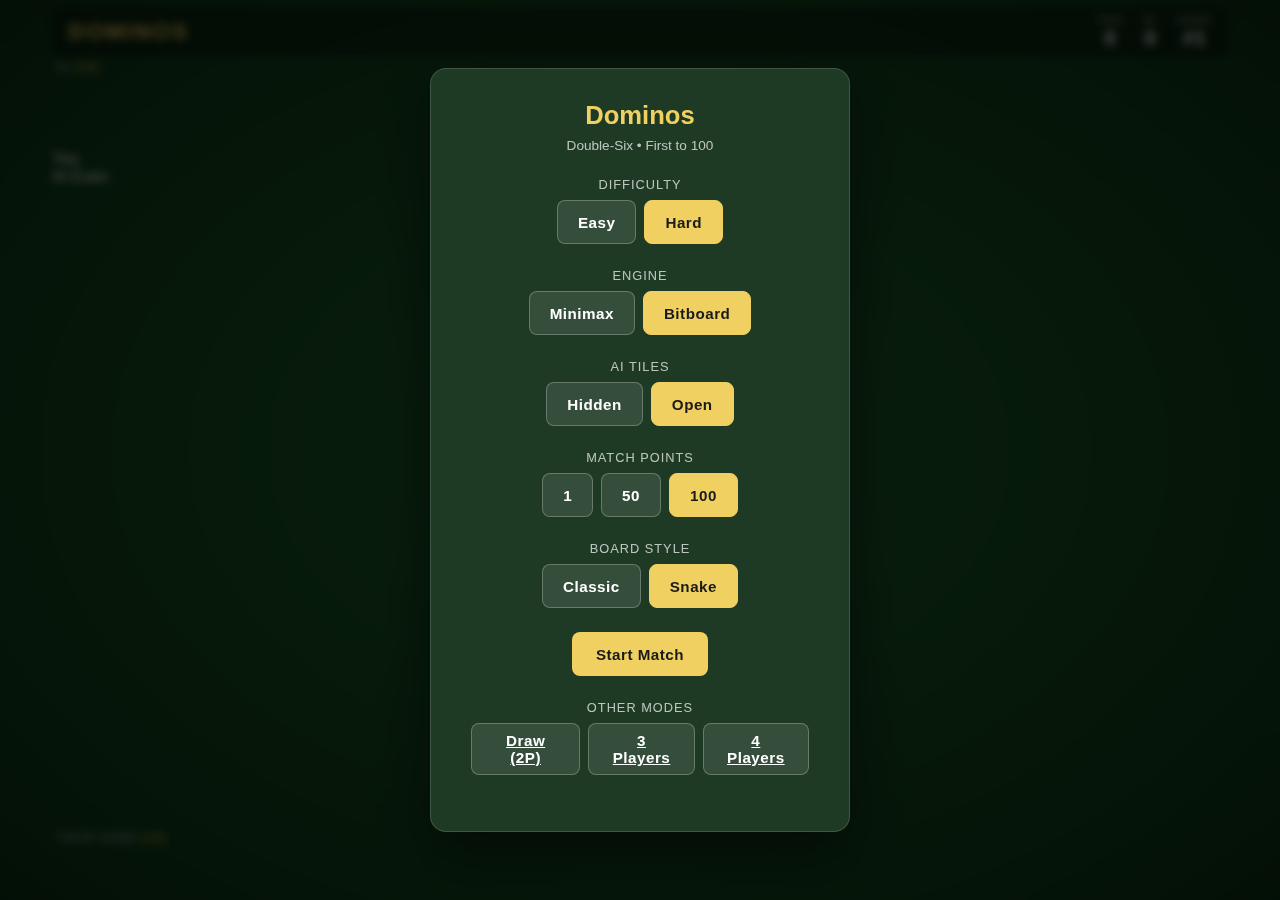
<file: index.html>
<!DOCTYPE html>
<html lang="en">

<head>
  <meta charset="UTF-8">
  <meta name="viewport"
    content="width=device-width, initial-scale=1.0, maximum-scale=1.0, user-scalable=no, viewport-fit=cover">
  <meta name="apple-mobile-web-app-capable" content="yes">
  <meta name="mobile-web-app-capable" content="yes">
  <meta name="apple-mobile-web-app-status-bar-style" content="black-translucent">
  <meta name="theme-color" content="#1a5c2a">
  <title>Dominos</title>
  <link rel="stylesheet" href="style.css">
  <link rel="manifest" href="manifest.json">
  <script>
    // Conditionally load snake board CSS if that style is active
    if ((localStorage.getItem('dominos-boardstyle') || 'snake') === 'snake') {
      document.write('<link rel="stylesheet" href="style-board.css">');
    }
  </script>
  <link rel="icon" type="image/svg+xml" href="icons/icon.svg">
  <link rel="apple-touch-icon" href="icons/icon-192.png">
</head>

<body>
  <div id="game-container">

    <!-- Header / Scoreboard -->
    <header id="header">
      <h1 class="logo">Dominos</h1>
      <div class="scores">
        <div class="score-box">
          <span class="score-label">You</span>
          <span id="human-score" class="score-value">0</span>
        </div>
        <div class="score-box">
          <span class="score-label">AI</span>
          <span id="ai-score" class="score-value">0</span>
        </div>
        <div class="score-box hand-box">
          <span class="score-label">Hand</span>
          <span id="hand-number" class="score-value">#1</span>
        </div>
      </div>
    </header>

    <!-- AI Hand -->
    <div id="ai-hand-area">
      <div class="hand-label">AI <span id="ai-tile-count" class="tile-count">(14)</span></div>
      <div id="ai-hand" class="hand-row"></div>
    </div>

    <!-- Status Bar -->
    <div id="status-bar">
      <button id="nav-backward" class="btn btn-nav" style="display:none;" disabled>&laquo;</button>
      <span id="status-message">Welcome</span>
      <button id="nav-forward" class="btn btn-nav" style="display:none;" disabled>&raquo;</button>
      <button id="pass-btn" class="btn btn-pass" style="display:none;">Pass</button>
      <button id="undo-btn" class="btn btn-undo" style="display:none;">Undo</button>
      <button id="hints-toggle-btn" class="btn btn-hints" style="display:none;">Hints: On</button>
    </div>

    <!-- Eval Bar -->
    <div id="eval-bar-container">
      <span class="eval-side eval-side--you">You</span>
      <div id="eval-bar">
        <div id="eval-fill"></div>
      </div>
      <span class="eval-side eval-side--ai">AI</span>
      <span id="eval-label">Even</span>
    </div>

    <!-- Board -->
    <div id="board-area">
      <div id="board-left-marker" class="end-marker" style="display:none;">
        <span class="end-arrow">&larr;</span>
      </div>
      <div id="board"></div>
      <div id="board-right-marker" class="end-marker" style="display:none;">
        <span class="end-arrow">&rarr;</span>
      </div>
    </div>

    <!-- AI Analysis Panel -->
    <div id="analysis-panel" style="display:none;">
      <div id="analysis-label">AI considered (best → worst):</div>
      <div id="analysis-list"></div>
    </div>

    <!-- Human Hint Panel -->
    <div id="hint-panel" style="display:none;">
      <div id="hint-label">Suggested moves (best → worst):</div>
      <div id="hint-list"></div>
    </div>

    <!-- Human Hand -->
    <div id="human-hand-area">
      <div class="hand-label">Your Hand <span id="human-tile-count" class="tile-count">(14)</span></div>
      <div id="human-hand" class="hand-row"></div>
    </div>
  </div>

  <!-- Start Screen Overlay -->
  <div id="start-overlay" class="overlay">
    <div class="modal">
      <h2>Dominos</h2>
      <p class="subtitle" id="start-subtitle">Double-Six &bull; First to 100</p>
      <div class="form-group">
        <label>Difficulty</label>
        <div class="radio-group">
          <button class="btn btn-option" data-difficulty="easy">Easy</button>
          <button class="btn btn-option active" data-difficulty="hard">Hard</button>
        </div>
      </div>
      <div class="form-group">
        <label>Engine</label>
        <div class="radio-group">
          <button class="btn btn-option" data-engine="old">Minimax</button>
          <button class="btn btn-option active" data-engine="new">Bitboard</button>
        </div>
      </div>
      <div class="form-group">
        <label>AI Tiles</label>
        <div class="radio-group">
          <button class="btn btn-option" data-opentiles="hidden">Hidden</button>
          <button class="btn btn-option active" data-opentiles="open">Open</button>
        </div>
      </div>
      <div class="form-group">
        <label>Match Points</label>
        <div class="radio-group">
          <button class="btn btn-option" data-matchpoints="1">1</button>
          <button class="btn btn-option" data-matchpoints="50">50</button>
          <button class="btn btn-option active" data-matchpoints="100">100</button>
        </div>
      </div>
      <div class="form-group">
        <label>Board Style</label>
        <div class="radio-group">
          <button class="btn btn-option" data-boardstyle="classic">Classic</button>
          <button class="btn btn-option" data-boardstyle="snake">Snake</button>
        </div>
      </div>
      <button id="start-btn" class="btn btn-primary">Start Match</button>
      <div id="saved-deals" style="display:none;">
        <div class="form-group" style="margin-top:24px;">
          <label>Saved Games</label>
          <div id="saved-deals-list"></div>
        </div>
      </div>
      <div class="form-group" style="margin-top:24px;">
        <label>Other Modes</label>
        <div class="radio-group">
          <a href="./2players/index.html" class="btn btn-option">Draw (2P)</a>
          <a href="./3players/index.html" class="btn btn-option">3 Players</a>
          <a href="./4players/index.html" class="btn btn-option">4 Players</a>
        </div>
      </div>
    </div>
  </div>

  <!-- Leader Choice Overlay -->
  <div id="leader-overlay" class="overlay" style="display:none;">
    <div class="modal">
      <h2>Who Leads?</h2>
      <p class="subtitle">Choose who plays first this hand</p>
      <div class="leader-buttons">
        <button class="btn btn-primary" data-leader="human">I'll Lead</button>
        <button class="btn btn-secondary" data-leader="ai">AI Leads</button>
      </div>
    </div>
  </div>

  <!-- Hand Result Overlay -->
  <div id="result-overlay" class="overlay" style="display:none;">
    <div class="modal">
      <h2 id="result-title">Hand Over</h2>
      <div id="result-body"></div>
      <div id="analysis-summary" style="display:none;"></div>
      <div id="analysis-progress" style="display:none;">
        <div id="analysis-progress-text">Analyzing move 1/24...</div>
        <div id="analysis-progress-bar-container">
          <div id="analysis-progress-fill"></div>
        </div>
        <button id="analysis-cancel-btn" class="btn btn-secondary">Cancel</button>
      </div>
      <div class="modal-buttons">
        <button id="review-hand-btn" class="btn btn-secondary">Review Moves</button>
        <button id="analyze-hand-btn" class="btn btn-secondary" style="display:none;">Analyze</button>
        <button id="save-hand-btn" class="btn btn-secondary" style="display:none;">Save</button>
        <button id="next-hand-btn" class="btn btn-primary">Next Hand</button>
      </div>
    </div>
  </div>

  <!-- Match Result Overlay -->
  <div id="match-overlay" class="overlay" style="display:none;">
    <div class="modal">
      <h2 id="match-title">Match Over</h2>
      <div id="match-body"></div>
      <div class="modal-buttons">
        <button id="review-match-btn" class="btn btn-secondary">Review Moves</button>
        <button id="analyze-match-btn" class="btn btn-secondary" style="display:none;">Analyze</button>
        <button id="play-again-btn" class="btn btn-primary">Play Again</button>
        <button id="new-game-btn" class="btn btn-secondary">New Game</button>
      </div>
    </div>
  </div>

  <!-- Save Prompt Overlay -->
  <div id="save-overlay" class="overlay" style="display:none;">
    <div class="modal">
      <h2>Save This Game?</h2>
      <p class="subtitle">Save the tile deals to replay this match</p>
      <div id="save-slots"></div>
      <button id="save-skip-btn" class="btn btn-secondary" style="margin-top:16px;">No Thanks</button>
    </div>
  </div>

  <!-- Post-Save Confirmation Overlay (mid-match) -->
  <div id="post-save-overlay" class="overlay" style="display:none;">
    <div class="modal">
      <h2>Game Saved!</h2>
      <p class="subtitle">Your progress has been saved.</p>
      <div class="modal-buttons">
        <button id="post-save-continue-btn" class="btn btn-primary">Continue Match</button>
        <button id="post-save-newgame-btn" class="btn btn-secondary">New Game</button>
      </div>
    </div>
  </div>

  <script src="game.js"></script>
  <script src="ai.js"></script>
  <script>
    // Load the appropriate UI based on board style preference
    (function () {
      var boardStyle = localStorage.getItem('dominos-boardstyle') || 'snake';
      var script = document.createElement('script');
      script.src = (boardStyle === 'snake') ? './ui-board.js' : './ui.js';
      document.body.appendChild(script);
    })();
  </script>
  <script>
    if ('serviceWorker' in navigator) {
      navigator.serviceWorker.register('./sw.js');
    }
  </script>
</body>

</html>
</file>
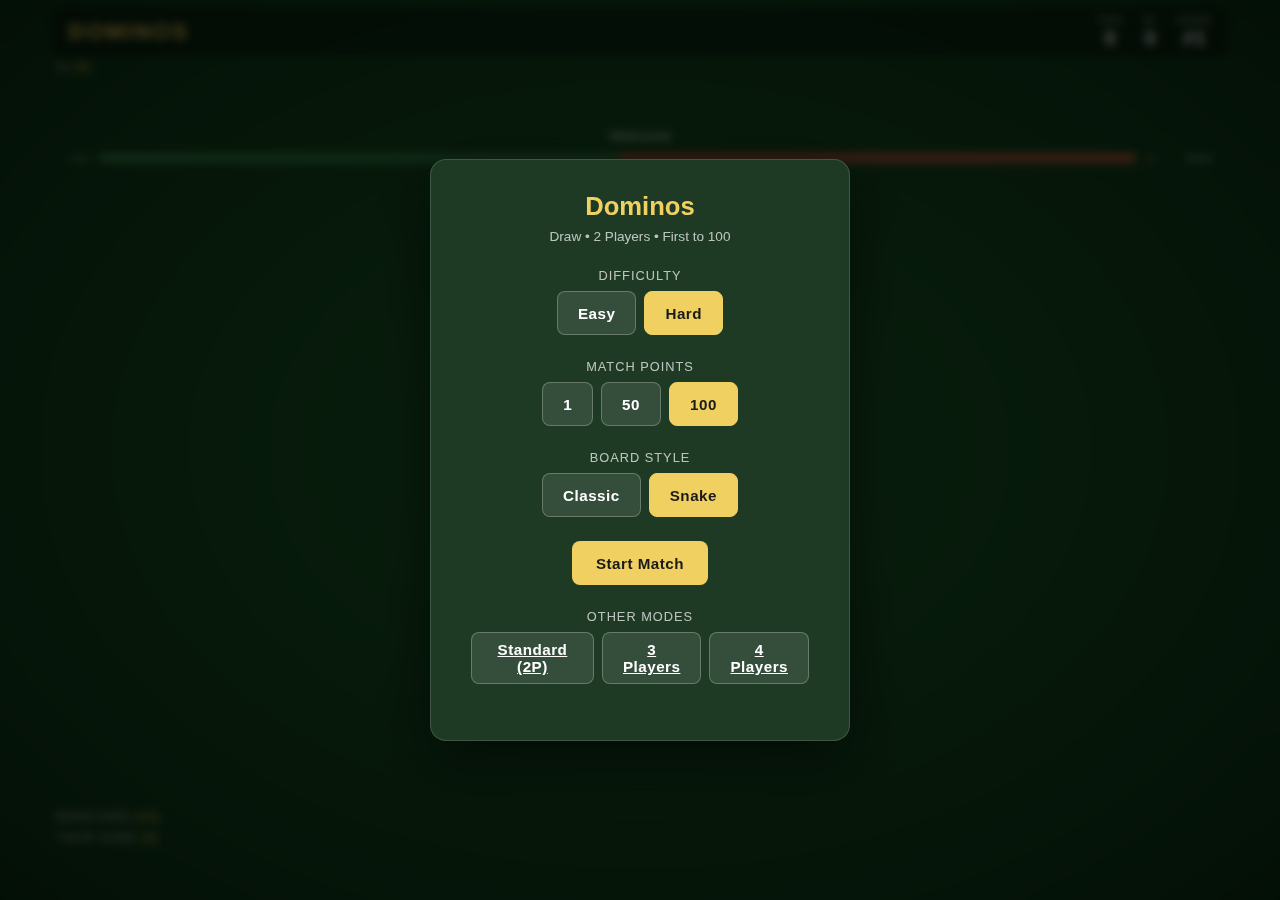
<file: 2players/index.html>
<!DOCTYPE html>
<html lang="en">

<head>
  <meta charset="UTF-8">
  <meta name="viewport"
    content="width=device-width, initial-scale=1.0, maximum-scale=1.0, user-scalable=no, viewport-fit=cover">
  <meta name="apple-mobile-web-app-capable" content="yes">
  <meta name="mobile-web-app-capable" content="yes">
  <meta name="apple-mobile-web-app-status-bar-style" content="black-translucent">
  <meta name="theme-color" content="#1a5c2a">
  <title>Dominos — Draw</title>
  <link rel="stylesheet" href="style.css">
  <link rel="manifest" href="manifest.json">
  <script>
    // Conditionally load snake board CSS if that style is active
    if ((localStorage.getItem('dominos-boardstyle') || 'snake') === 'snake') {
      document.write('<link rel="stylesheet" href="style-board.css">');
    }
  </script>
  <link rel="icon" type="image/svg+xml" href="icons/icon.svg">
  <link rel="apple-touch-icon" href="icons/icon-192.png">
</head>

<body>
  <div id="game-container">

    <!-- Header / Scoreboard -->
    <header id="header">
      <h1 class="logo">Dominos</h1>
      <div class="scores">
        <div class="score-box">
          <span class="score-label">You</span>
          <span id="human-score" class="score-value">0</span>
        </div>
        <div class="score-box">
          <span class="score-label">AI</span>
          <span id="ai-score" class="score-value">0</span>
        </div>
        <div class="score-box hand-box">
          <span class="score-label">Hand</span>
          <span id="hand-number" class="score-value">#1</span>
        </div>
      </div>
    </header>

    <!-- AI Hand -->
    <div id="ai-hand-area">
      <div class="hand-label">AI <span id="ai-tile-count" class="tile-count">(9)</span></div>
      <div id="ai-hand" class="hand-row"></div>
    </div>

    <!-- Status Bar -->
    <div id="status-bar">
      <button id="nav-backward" class="btn btn-nav" style="display:none;" disabled>&laquo;</button>
      <span id="status-message">Welcome</span>
      <button id="nav-forward" class="btn btn-nav" style="display:none;" disabled>&raquo;</button>
      <button id="draw-btn" class="btn btn-pass" style="display:none;">Draw</button>
      <button id="pass-btn" class="btn btn-pass" style="display:none;">Pass</button>
      <button id="undo-btn" class="btn btn-undo" style="display:none;">Undo</button>
    </div>

    <!-- Eval Bar -->
    <div id="eval-bar-container">
      <span class="eval-side eval-side--you">You</span>
      <div id="eval-bar">
        <div id="eval-fill"></div>
      </div>
      <span class="eval-side eval-side--ai">AI</span>
      <span id="eval-label">Even</span>
    </div>

    <!-- Board -->
    <div id="board-area">
      <div id="board-left-marker" class="end-marker" style="display:none;">
        <span class="end-arrow">&larr;</span>
      </div>
      <div id="board"></div>
      <div id="board-right-marker" class="end-marker" style="display:none;">
        <span class="end-arrow">&rarr;</span>
      </div>
    </div>

    <!-- AI Analysis Panel -->
    <div id="analysis-panel" style="display:none;">
      <div id="analysis-label">AI considered (best → worst):</div>
      <div id="analysis-list"></div>
    </div>

    <!-- Boneyard -->
    <div id="boneyard-area">
      <div class="hand-label">Boneyard <span id="boneyard-count" class="tile-count">(10)</span></div>
    </div>

    <!-- Human Hand -->
    <div id="human-hand-area">
      <div class="hand-label">Your Hand <span id="human-tile-count" class="tile-count">(9)</span></div>
      <div id="human-hand" class="hand-row"></div>
    </div>
  </div>

  <!-- Start Screen Overlay -->
  <div id="start-overlay" class="overlay">
    <div class="modal">
      <h2>Dominos</h2>
      <p class="subtitle" id="start-subtitle">Draw &bull; 2 Players &bull; First to 100</p>
      <div class="form-group">
        <label>Difficulty</label>
        <div class="radio-group">
          <button class="btn btn-option" data-difficulty="easy">Easy</button>
          <button class="btn btn-option active" data-difficulty="hard">Hard</button>
        </div>
      </div>
      <div class="form-group">
        <label>Match Points</label>
        <div class="radio-group">
          <button class="btn btn-option" data-matchpoints="1">1</button>
          <button class="btn btn-option" data-matchpoints="50">50</button>
          <button class="btn btn-option active" data-matchpoints="100">100</button>
        </div>
      </div>
      <div class="form-group">
        <label>Board Style</label>
        <div class="radio-group">
          <button class="btn btn-option" data-boardstyle="classic">Classic</button>
          <button class="btn btn-option" data-boardstyle="snake">Snake</button>
        </div>
      </div>
      <button id="start-btn" class="btn btn-primary">Start Match</button>
      <div id="saved-deals" style="display:none;">
        <div class="form-group" style="margin-top:24px;">
          <label>Saved Games</label>
          <div id="saved-deals-list"></div>
        </div>
      </div>
      <div class="form-group" style="margin-top:24px;">
        <label>Other Modes</label>
        <div class="radio-group">
          <a href="../index.html" class="btn btn-option">Standard (2P)</a>
          <a href="../3players/index.html" class="btn btn-option">3 Players</a>
          <a href="../4players/index.html" class="btn btn-option">4 Players</a>
        </div>
      </div>
    </div>
  </div>

  <!-- Leader Choice Overlay -->
  <div id="leader-overlay" class="overlay" style="display:none;">
    <div class="modal">
      <h2>Who Leads?</h2>
      <p class="subtitle">Choose who plays first this hand</p>
      <div class="leader-buttons">
        <button class="btn btn-primary" data-leader="human">I'll Lead</button>
        <button class="btn btn-secondary" data-leader="ai">AI Leads</button>
      </div>
    </div>
  </div>

  <!-- Hand Result Overlay -->
  <div id="result-overlay" class="overlay" style="display:none;">
    <div class="modal">
      <h2 id="result-title">Hand Over</h2>
      <div id="result-body"></div>
      <div id="analysis-summary" style="display:none;"></div>
      <div id="analysis-progress" style="display:none;">
        <div id="analysis-progress-text">Analyzing move 1/24...</div>
        <div id="analysis-progress-bar-container">
          <div id="analysis-progress-fill"></div>
        </div>
        <button id="analysis-cancel-btn" class="btn btn-secondary">Cancel</button>
      </div>
      <div class="modal-buttons">
        <button id="review-hand-btn" class="btn btn-secondary">Review Moves</button>
        <button id="analyze-hand-btn" class="btn btn-secondary" style="display:none;">Analyze</button>
        <button id="save-hand-btn" class="btn btn-secondary" style="display:none;">Save</button>
        <button id="next-hand-btn" class="btn btn-primary">Next Hand</button>
      </div>
    </div>
  </div>

  <!-- Match Result Overlay -->
  <div id="match-overlay" class="overlay" style="display:none;">
    <div class="modal">
      <h2 id="match-title">Match Over</h2>
      <div id="match-body"></div>
      <div class="modal-buttons">
        <button id="review-match-btn" class="btn btn-secondary">Review Moves</button>
        <button id="analyze-match-btn" class="btn btn-secondary" style="display:none;">Analyze</button>
        <button id="play-again-btn" class="btn btn-primary">Play Again</button>
        <button id="new-game-btn" class="btn btn-secondary">New Game</button>
      </div>
    </div>
  </div>

  <!-- Save Prompt Overlay -->
  <div id="save-overlay" class="overlay" style="display:none;">
    <div class="modal">
      <h2>Save This Game?</h2>
      <p class="subtitle">Save the tile deals to replay this match</p>
      <div id="save-slots"></div>
      <button id="save-skip-btn" class="btn btn-secondary" style="margin-top:16px;">No Thanks</button>
    </div>
  </div>

  <!-- Post-Save Confirmation Overlay (mid-match) -->
  <div id="post-save-overlay" class="overlay" style="display:none;">
    <div class="modal">
      <h2>Game Saved!</h2>
      <p class="subtitle">Your progress has been saved.</p>
      <div class="modal-buttons">
        <button id="post-save-continue-btn" class="btn btn-primary">Continue Match</button>
        <button id="post-save-newgame-btn" class="btn btn-secondary">New Game</button>
      </div>
    </div>
  </div>

  <script src="game.js"></script>
  <script src="ai.js"></script>
  <script>
    // Load the appropriate UI based on board style preference
    (function () {
      var boardStyle = localStorage.getItem('dominos-boardstyle') || 'snake';
      var script = document.createElement('script');
      script.src = (boardStyle === 'snake') ? './ui-board.js' : './ui.js';
      document.body.appendChild(script);
    })();
  </script>
  <script>
    if ('serviceWorker' in navigator) {
      navigator.serviceWorker.register('./sw.js');
    }
  </script>
</body>

</html>
</file>
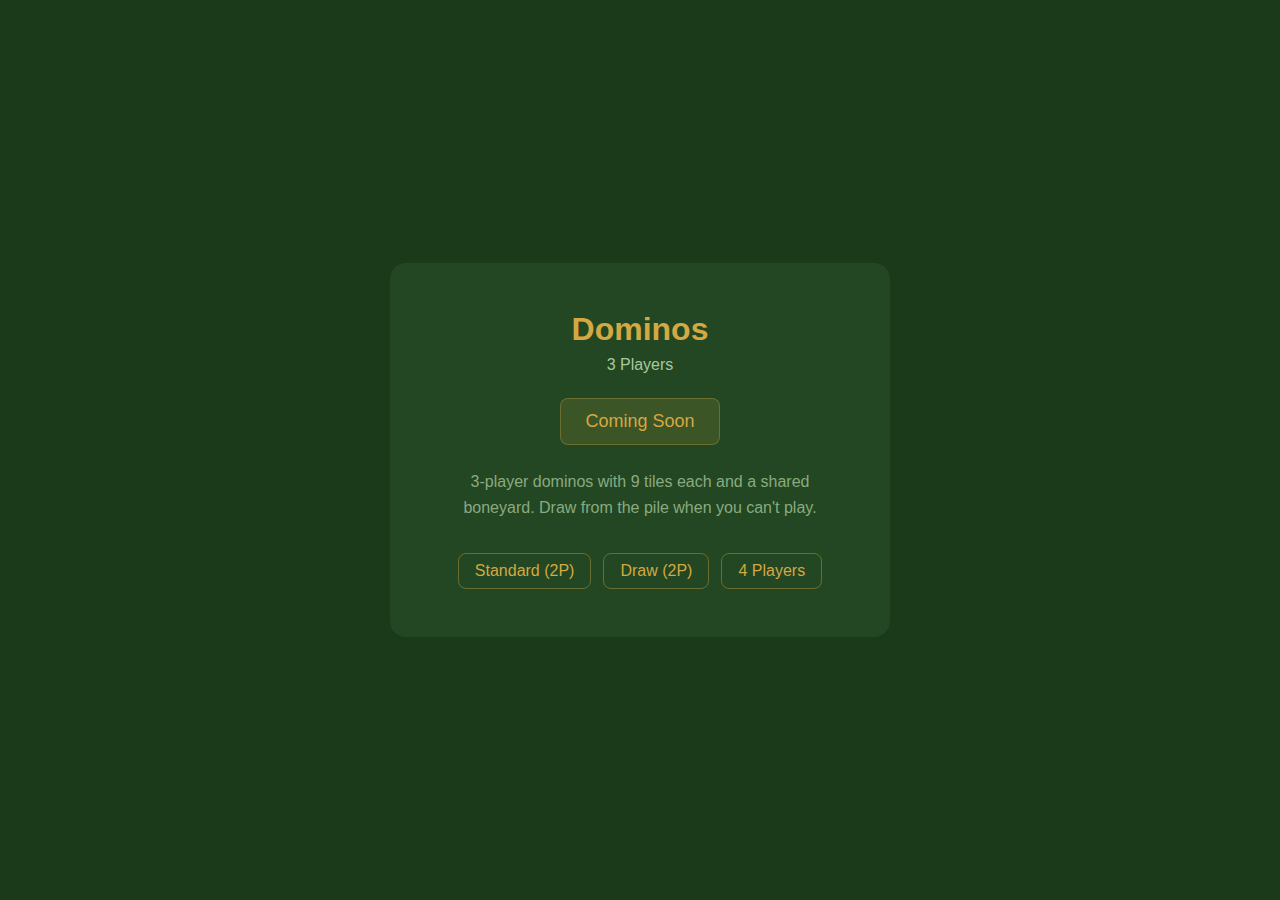
<file: 3players/index.html>
<!DOCTYPE html>
<html lang="en">
<head>
  <meta charset="UTF-8">
  <meta name="viewport" content="width=device-width, initial-scale=1.0">
  <meta name="theme-color" content="#1a5c2a">
  <title>Dominos — 3 Players</title>
  <style>
    *, *::before, *::after { box-sizing: border-box; margin: 0; padding: 0; }
    body {
      font-family: -apple-system, BlinkMacSystemFont, 'Segoe UI', Roboto, Helvetica, Arial, sans-serif;
      background: #1a3a1a;
      color: #e8dcc8;
      min-height: 100vh;
      display: flex;
      flex-direction: column;
      align-items: center;
      justify-content: center;
      padding: 24px;
    }
    .card {
      background: rgba(40, 80, 40, 0.6);
      border-radius: 16px;
      padding: 48px;
      text-align: center;
      max-width: 500px;
    }
    h1 { color: #d4a843; margin-bottom: 8px; }
    .subtitle { color: #a8c8a0; margin-bottom: 24px; }
    .coming-soon {
      display: inline-block;
      background: rgba(212, 168, 67, 0.15);
      color: #d4a843;
      border: 1px solid rgba(212, 168, 67, 0.3);
      border-radius: 8px;
      padding: 12px 24px;
      font-size: 18px;
      margin-bottom: 24px;
    }
    .description { color: #8aaa80; line-height: 1.6; margin-bottom: 32px; }
    .nav-links { display: flex; gap: 12px; flex-wrap: wrap; justify-content: center; }
    .nav-links a {
      color: #d4a843;
      text-decoration: none;
      padding: 8px 16px;
      border: 1px solid rgba(212, 168, 67, 0.4);
      border-radius: 8px;
      transition: background 0.2s;
    }
    .nav-links a:hover { background: rgba(212, 168, 67, 0.15); }
  </style>
</head>
<body>
  <div class="card">
    <h1>Dominos</h1>
    <p class="subtitle">3 Players</p>
    <div class="coming-soon">Coming Soon</div>
    <p class="description">
      3-player dominos with 9 tiles each and a shared boneyard.
      Draw from the pile when you can't play.
    </p>
    <div class="nav-links">
      <a href="../">Standard (2P)</a>
      <a href="../2players/">Draw (2P)</a>
      <a href="../4players/">4 Players</a>
    </div>
  </div>
</body>
</html>
</file>
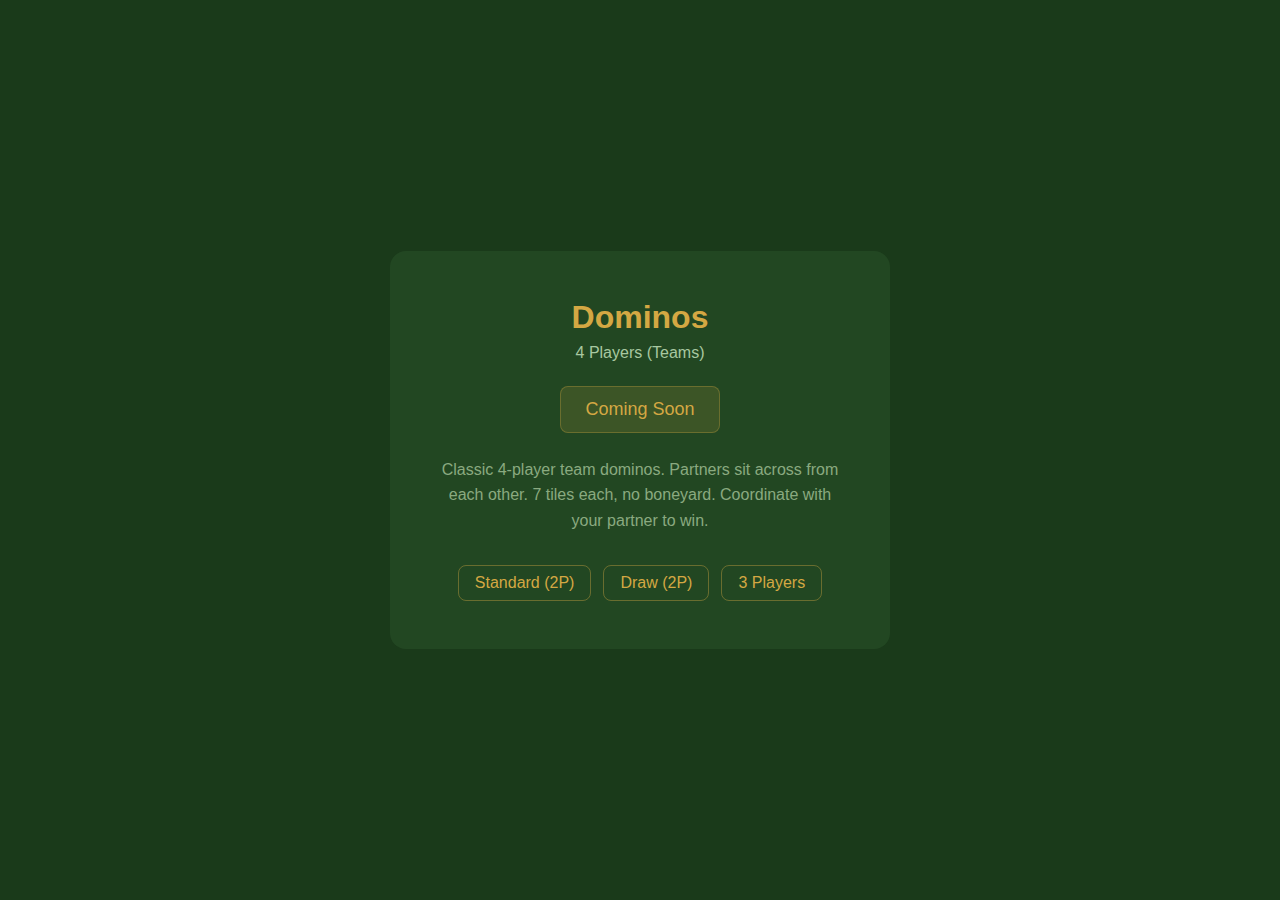
<file: 4players/index.html>
<!DOCTYPE html>
<html lang="en">
<head>
  <meta charset="UTF-8">
  <meta name="viewport" content="width=device-width, initial-scale=1.0">
  <meta name="theme-color" content="#1a5c2a">
  <title>Dominos — 4 Players</title>
  <style>
    *, *::before, *::after { box-sizing: border-box; margin: 0; padding: 0; }
    body {
      font-family: -apple-system, BlinkMacSystemFont, 'Segoe UI', Roboto, Helvetica, Arial, sans-serif;
      background: #1a3a1a;
      color: #e8dcc8;
      min-height: 100vh;
      display: flex;
      flex-direction: column;
      align-items: center;
      justify-content: center;
      padding: 24px;
    }
    .card {
      background: rgba(40, 80, 40, 0.6);
      border-radius: 16px;
      padding: 48px;
      text-align: center;
      max-width: 500px;
    }
    h1 { color: #d4a843; margin-bottom: 8px; }
    .subtitle { color: #a8c8a0; margin-bottom: 24px; }
    .coming-soon {
      display: inline-block;
      background: rgba(212, 168, 67, 0.15);
      color: #d4a843;
      border: 1px solid rgba(212, 168, 67, 0.3);
      border-radius: 8px;
      padding: 12px 24px;
      font-size: 18px;
      margin-bottom: 24px;
    }
    .description { color: #8aaa80; line-height: 1.6; margin-bottom: 32px; }
    .nav-links { display: flex; gap: 12px; flex-wrap: wrap; justify-content: center; }
    .nav-links a {
      color: #d4a843;
      text-decoration: none;
      padding: 8px 16px;
      border: 1px solid rgba(212, 168, 67, 0.4);
      border-radius: 8px;
      transition: background 0.2s;
    }
    .nav-links a:hover { background: rgba(212, 168, 67, 0.15); }
  </style>
</head>
<body>
  <div class="card">
    <h1>Dominos</h1>
    <p class="subtitle">4 Players (Teams)</p>
    <div class="coming-soon">Coming Soon</div>
    <p class="description">
      Classic 4-player team dominos. Partners sit across from each other.
      7 tiles each, no boneyard. Coordinate with your partner to win.
    </p>
    <div class="nav-links">
      <a href="../">Standard (2P)</a>
      <a href="../2players/">Draw (2P)</a>
      <a href="../3players/">3 Players</a>
    </div>
  </div>
</body>
</html>
</file>
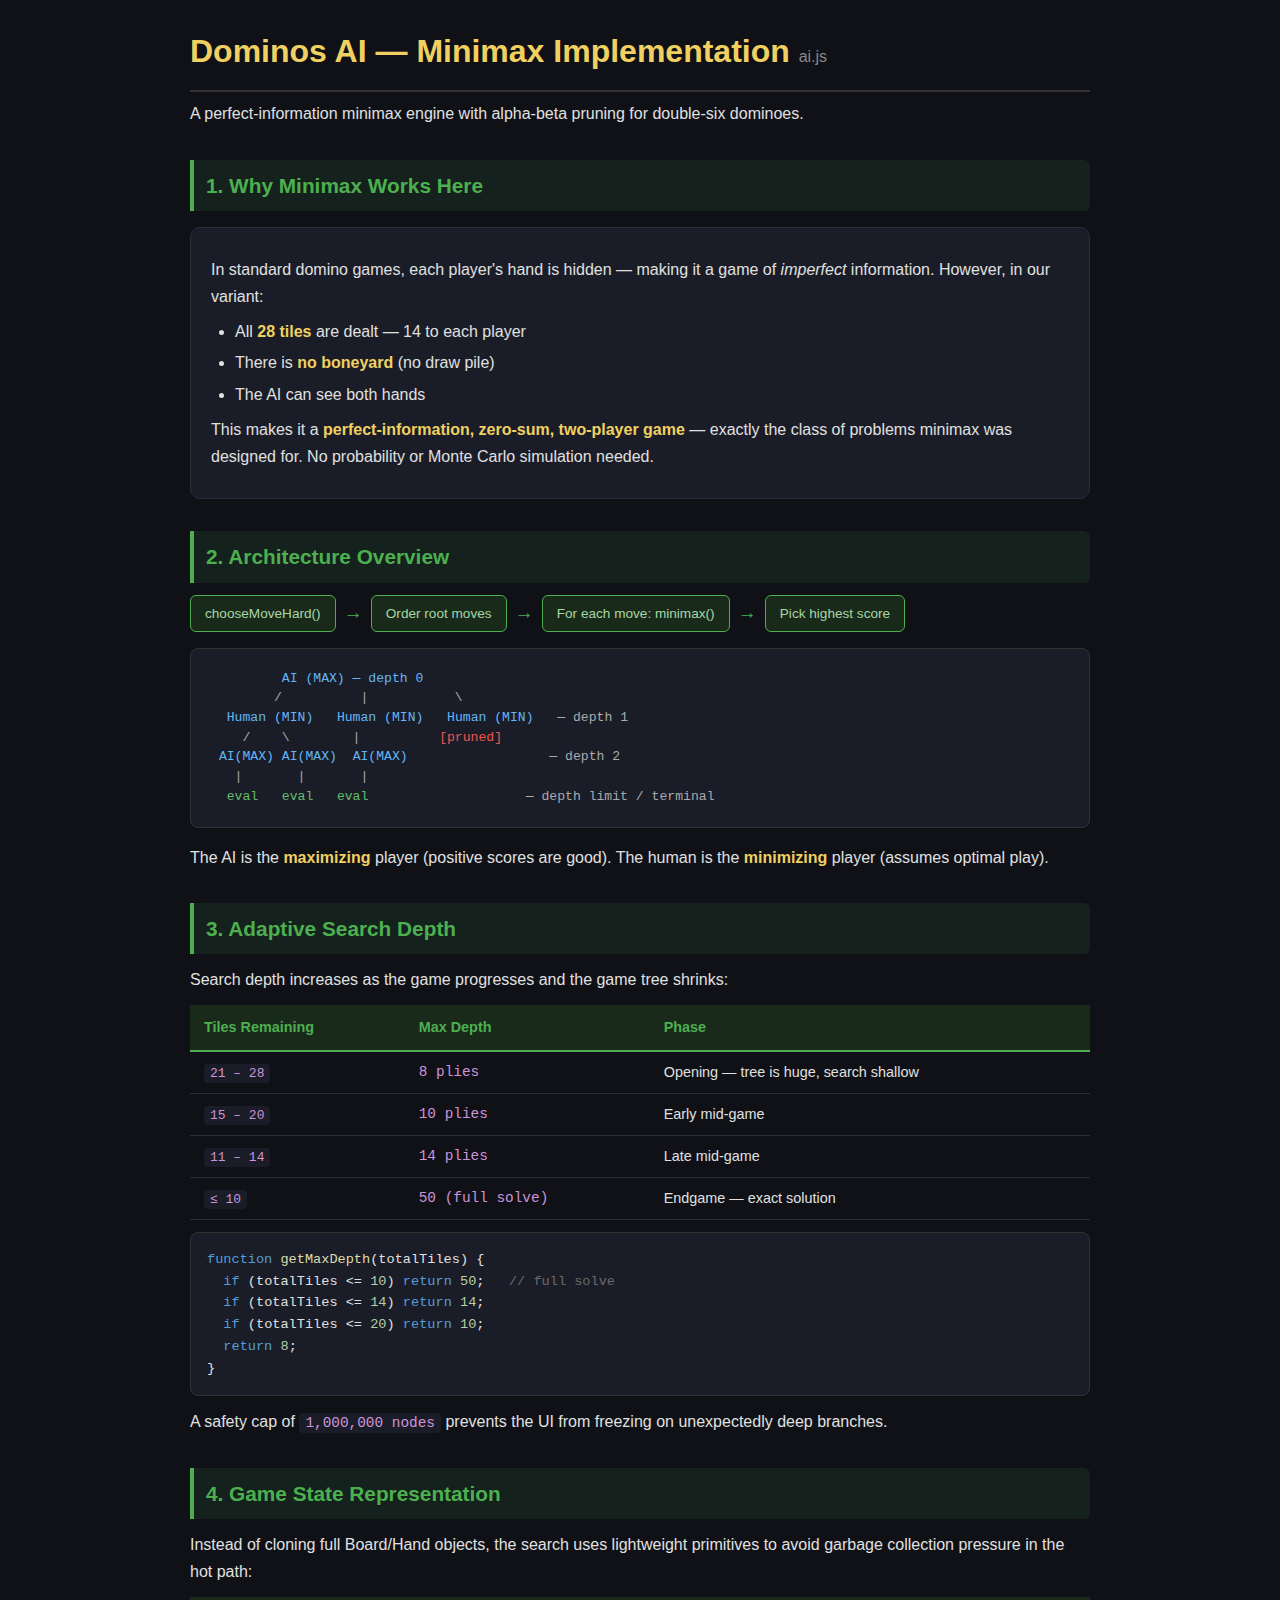
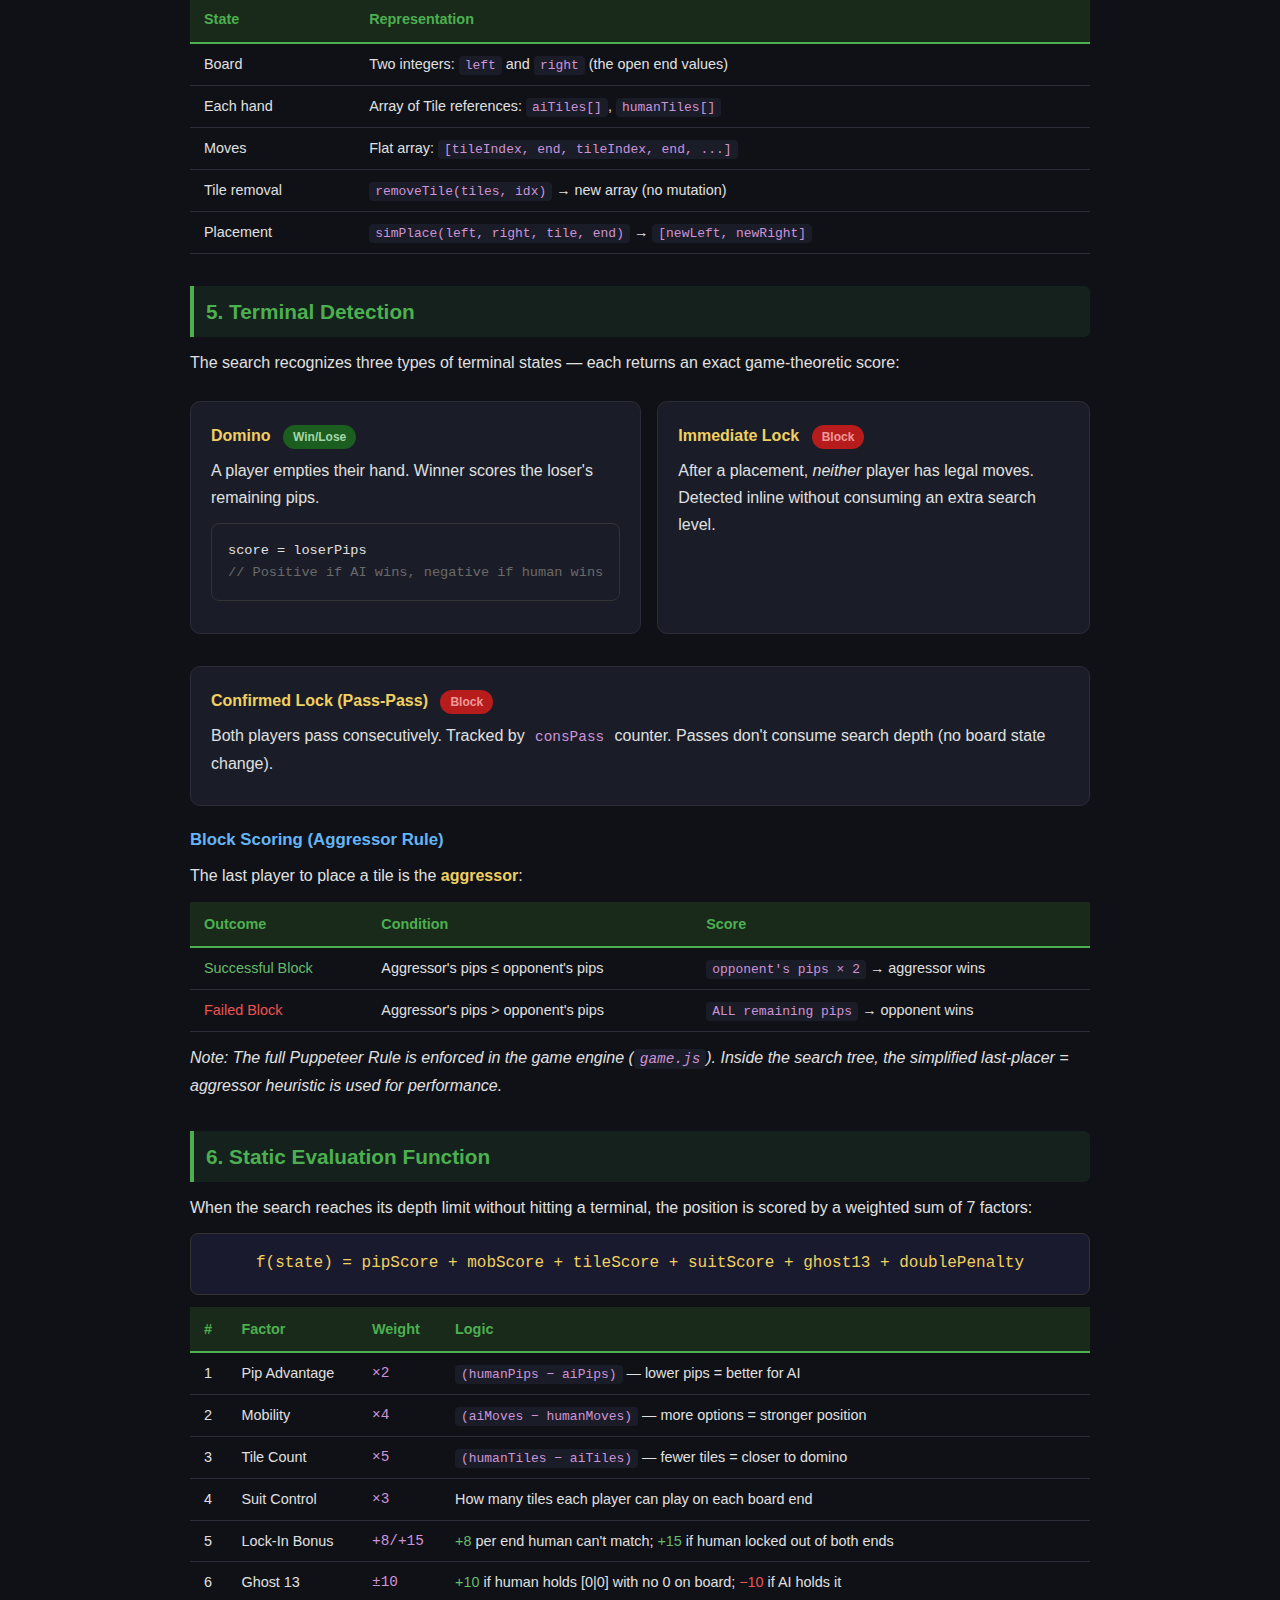
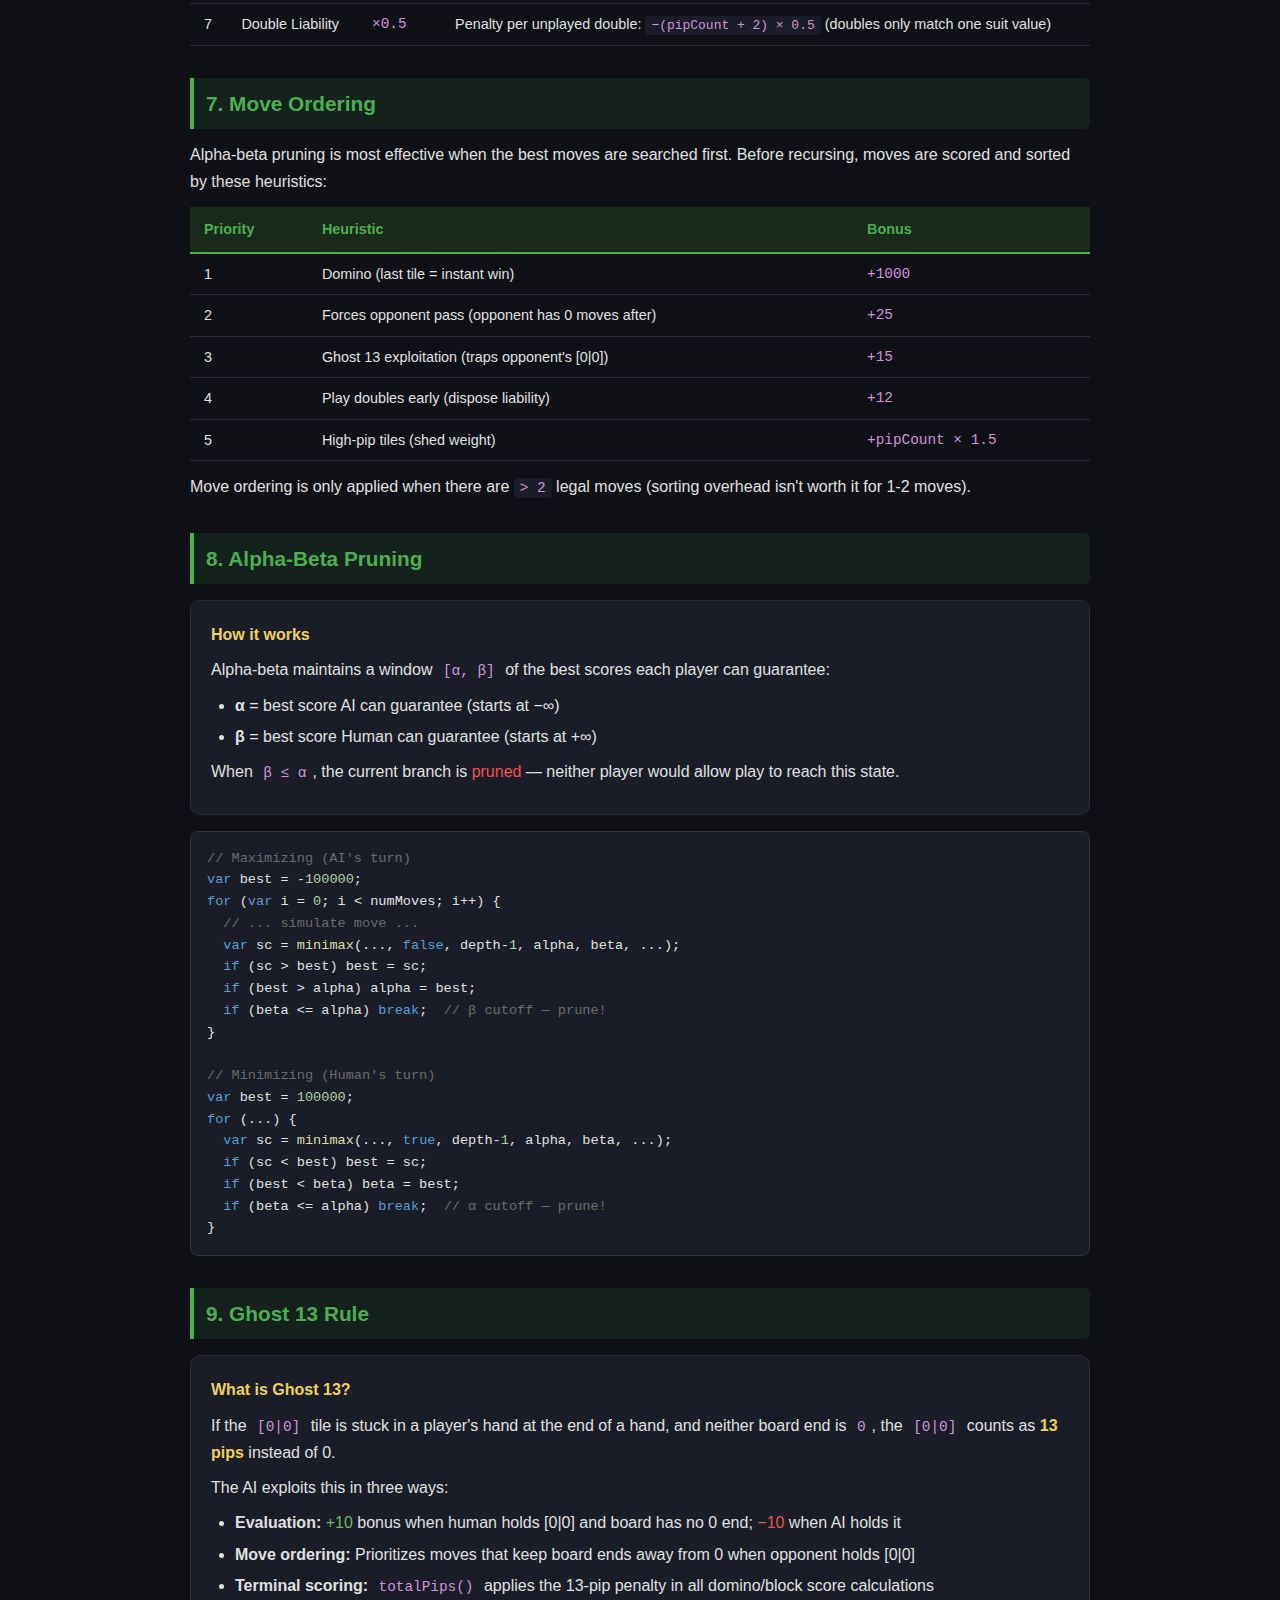
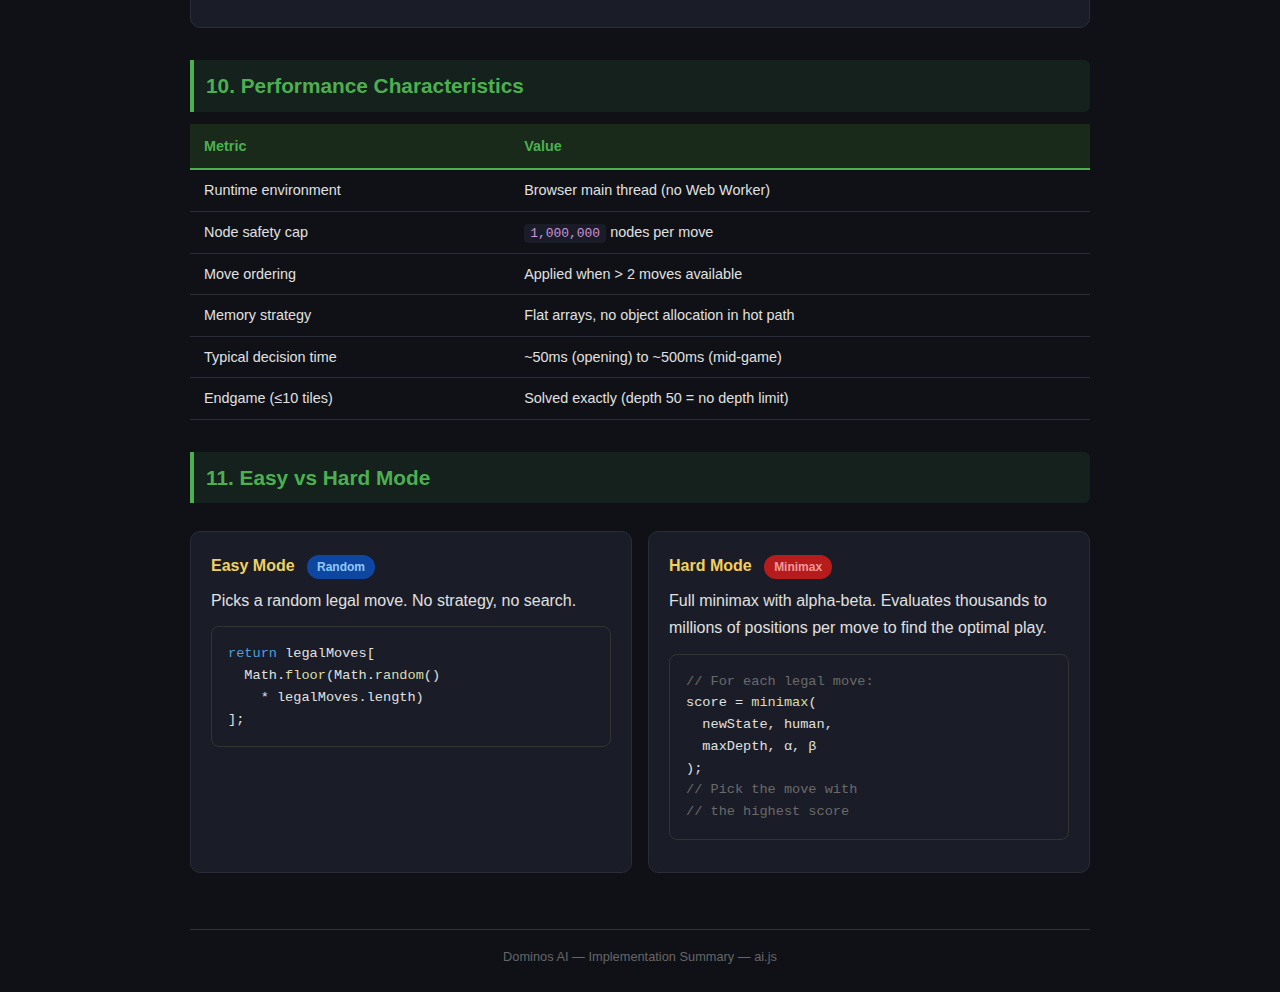
<file: ai-summary.html>
<!DOCTYPE html>
<html lang="en">
<head>
  <meta charset="UTF-8">
  <meta name="viewport" content="width=device-width, initial-scale=1.0">
  <title>Dominos AI — Minimax Implementation Summary</title>
  <style>
    * { box-sizing: border-box; margin: 0; padding: 0; }

    body {
      font-family: -apple-system, BlinkMacSystemFont, 'Segoe UI', Roboto, Helvetica, sans-serif;
      background: #0f1117;
      color: #e0e0e0;
      line-height: 1.7;
      padding: 24px;
    }

    .container {
      max-width: 900px;
      margin: 0 auto;
    }

    h1 {
      color: #f0d060;
      font-size: 2rem;
      margin-bottom: 8px;
      border-bottom: 2px solid #333;
      padding-bottom: 12px;
    }

    h1 span { color: #888; font-size: 1rem; font-weight: 400; }

    h2 {
      color: #4caf50;
      font-size: 1.3rem;
      margin: 32px 0 12px 0;
      padding: 8px 12px;
      background: rgba(76, 175, 80, 0.1);
      border-left: 4px solid #4caf50;
      border-radius: 0 6px 6px 0;
    }

    h3 {
      color: #64b5f6;
      font-size: 1.05rem;
      margin: 20px 0 8px 0;
    }

    p { margin: 8px 0; }

    .highlight { color: #f0d060; font-weight: 600; }
    .code-val { color: #ce93d8; font-family: 'Consolas', monospace; }
    .positive { color: #66bb6a; }
    .negative { color: #ef5350; }

    code {
      background: #1a1d27;
      color: #ce93d8;
      padding: 2px 6px;
      border-radius: 4px;
      font-size: 0.9em;
      font-family: 'Consolas', 'Courier New', monospace;
    }

    pre {
      background: #1a1d27;
      border: 1px solid #333;
      border-radius: 8px;
      padding: 16px;
      overflow-x: auto;
      font-size: 0.85rem;
      line-height: 1.6;
      margin: 12px 0;
      font-family: 'Consolas', 'Courier New', monospace;
    }

    pre .comment { color: #6a6a6a; }
    pre .keyword { color: #569cd6; }
    pre .func { color: #dcdcaa; }
    pre .num { color: #b5cea8; }
    pre .str { color: #ce9178; }

    .card {
      background: #1a1d27;
      border: 1px solid #2a2d37;
      border-radius: 10px;
      padding: 20px;
      margin: 16px 0;
    }

    .card-title {
      color: #f0d060;
      font-weight: 700;
      font-size: 1rem;
      margin-bottom: 8px;
    }

    table {
      width: 100%;
      border-collapse: collapse;
      margin: 12px 0;
      font-size: 0.9rem;
    }

    th {
      background: #1a2a1a;
      color: #4caf50;
      padding: 10px 14px;
      text-align: left;
      border-bottom: 2px solid #4caf50;
    }

    td {
      padding: 8px 14px;
      border-bottom: 1px solid #2a2d37;
    }

    tr:hover td { background: rgba(255, 255, 255, 0.03); }

    .formula {
      background: #1a1a2e;
      border: 1px solid #333;
      border-radius: 8px;
      padding: 16px 20px;
      margin: 12px 0;
      font-family: 'Consolas', monospace;
      font-size: 1rem;
      text-align: center;
      color: #f0d060;
    }

    .flow {
      display: flex;
      flex-wrap: wrap;
      gap: 8px;
      align-items: center;
      margin: 12px 0;
    }

    .flow-step {
      background: #1a2a1a;
      border: 1px solid #4caf50;
      border-radius: 6px;
      padding: 6px 14px;
      font-size: 0.85rem;
      color: #a5d6a7;
    }

    .flow-arrow { color: #4caf50; font-size: 1.2rem; }

    .diagram {
      background: #1a1d27;
      border: 1px solid #333;
      border-radius: 8px;
      padding: 20px;
      margin: 16px 0;
      font-family: 'Consolas', monospace;
      font-size: 0.82rem;
      line-height: 1.5;
      overflow-x: auto;
      white-space: pre;
      color: #aaa;
    }

    .diagram .node { color: #64b5f6; }
    .diagram .leaf { color: #66bb6a; }
    .diagram .prune { color: #ef5350; }

    ul { margin: 8px 0 8px 24px; }
    li { margin: 4px 0; }

    .two-col {
      display: grid;
      grid-template-columns: 1fr 1fr;
      gap: 16px;
    }

    @media (max-width: 640px) {
      .two-col { grid-template-columns: 1fr; }
      body { padding: 12px; }
      h1 { font-size: 1.5rem; }
    }

    .badge {
      display: inline-block;
      padding: 2px 10px;
      border-radius: 12px;
      font-size: 0.75rem;
      font-weight: 600;
      margin-left: 8px;
    }

    .badge-green { background: #1b5e20; color: #a5d6a7; }
    .badge-blue { background: #0d47a1; color: #90caf9; }
    .badge-red { background: #b71c1c; color: #ef9a9a; }
  </style>
</head>
<body>
<div class="container">

  <h1>Dominos AI &mdash; Minimax Implementation <span>ai.js</span></h1>
  <p>A perfect-information minimax engine with alpha-beta pruning for double-six dominoes.</p>

  <!-- ============================================ -->
  <h2>1. Why Minimax Works Here</h2>
  <!-- ============================================ -->

  <div class="card">
    <p>In standard domino games, each player's hand is hidden &mdash; making it a game of
      <em>imperfect</em> information. However, in our variant:</p>
    <ul>
      <li>All <span class="highlight">28 tiles</span> are dealt &mdash; 14 to each player</li>
      <li>There is <span class="highlight">no boneyard</span> (no draw pile)</li>
      <li>The AI can see both hands</li>
    </ul>
    <p>This makes it a <span class="highlight">perfect-information, zero-sum, two-player game</span>
      &mdash; exactly the class of problems minimax was designed for. No probability or Monte Carlo
      simulation needed.</p>
  </div>

  <!-- ============================================ -->
  <h2>2. Architecture Overview</h2>
  <!-- ============================================ -->

  <div class="flow">
    <div class="flow-step">chooseMoveHard()</div>
    <div class="flow-arrow">&rarr;</div>
    <div class="flow-step">Order root moves</div>
    <div class="flow-arrow">&rarr;</div>
    <div class="flow-step">For each move: minimax()</div>
    <div class="flow-arrow">&rarr;</div>
    <div class="flow-step">Pick highest score</div>
  </div>

  <div class="diagram"><span class="node">         AI (MAX) &mdash; depth 0</span>
        /          |           \
  <span class="node">Human (MIN)</span>   <span class="node">Human (MIN)</span>   <span class="node">Human (MIN)</span>   &mdash; depth 1
    /    \        |          <span class="prune">[pruned]</span>
 <span class="node">AI(MAX)</span> <span class="node">AI(MAX)</span>  <span class="node">AI(MAX)</span>                  &mdash; depth 2
   |       |       |
  <span class="leaf">eval</span>   <span class="leaf">eval</span>   <span class="leaf">eval</span>                    &mdash; depth limit / terminal</div>

  <p>The AI is the <span class="highlight">maximizing</span> player (positive scores are good).
     The human is the <span class="highlight">minimizing</span> player (assumes optimal play).</p>

  <!-- ============================================ -->
  <h2>3. Adaptive Search Depth</h2>
  <!-- ============================================ -->

  <p>Search depth increases as the game progresses and the game tree shrinks:</p>

  <table>
    <tr>
      <th>Tiles Remaining</th>
      <th>Max Depth</th>
      <th>Phase</th>
    </tr>
    <tr>
      <td><code>21 &ndash; 28</code></td>
      <td class="code-val">8 plies</td>
      <td>Opening &mdash; tree is huge, search shallow</td>
    </tr>
    <tr>
      <td><code>15 &ndash; 20</code></td>
      <td class="code-val">10 plies</td>
      <td>Early mid-game</td>
    </tr>
    <tr>
      <td><code>11 &ndash; 14</code></td>
      <td class="code-val">14 plies</td>
      <td>Late mid-game</td>
    </tr>
    <tr>
      <td><code>&le; 10</code></td>
      <td class="code-val">50 (full solve)</td>
      <td>Endgame &mdash; exact solution</td>
    </tr>
  </table>

  <pre><span class="keyword">function</span> <span class="func">getMaxDepth</span>(totalTiles) {
  <span class="keyword">if</span> (totalTiles &lt;= <span class="num">10</span>) <span class="keyword">return</span> <span class="num">50</span>;   <span class="comment">// full solve</span>
  <span class="keyword">if</span> (totalTiles &lt;= <span class="num">14</span>) <span class="keyword">return</span> <span class="num">14</span>;
  <span class="keyword">if</span> (totalTiles &lt;= <span class="num">20</span>) <span class="keyword">return</span> <span class="num">10</span>;
  <span class="keyword">return</span> <span class="num">8</span>;
}</pre>

  <p>A safety cap of <code>1,000,000 nodes</code> prevents the UI from freezing on
    unexpectedly deep branches.</p>

  <!-- ============================================ -->
  <h2>4. Game State Representation</h2>
  <!-- ============================================ -->

  <p>Instead of cloning full Board/Hand objects, the search uses lightweight primitives
    to avoid garbage collection pressure in the hot path:</p>

  <table>
    <tr><th>State</th><th>Representation</th></tr>
    <tr>
      <td>Board</td>
      <td>Two integers: <code>left</code> and <code>right</code> (the open end values)</td>
    </tr>
    <tr>
      <td>Each hand</td>
      <td>Array of Tile references: <code>aiTiles[]</code>, <code>humanTiles[]</code></td>
    </tr>
    <tr>
      <td>Moves</td>
      <td>Flat array: <code>[tileIndex, end, tileIndex, end, ...]</code></td>
    </tr>
    <tr>
      <td>Tile removal</td>
      <td><code>removeTile(tiles, idx)</code> &rarr; new array (no mutation)</td>
    </tr>
    <tr>
      <td>Placement</td>
      <td><code>simPlace(left, right, tile, end)</code> &rarr; <code>[newLeft, newRight]</code></td>
    </tr>
  </table>

  <!-- ============================================ -->
  <h2>5. Terminal Detection</h2>
  <!-- ============================================ -->

  <p>The search recognizes three types of terminal states &mdash; each returns an exact
    game-theoretic score:</p>

  <div class="two-col">
    <div class="card">
      <div class="card-title">Domino <span class="badge badge-green">Win/Lose</span></div>
      <p>A player empties their hand. Winner scores the loser's remaining pips.</p>
      <pre>score = loserPips
<span class="comment">// Positive if AI wins, negative if human wins</span></pre>
    </div>
    <div class="card">
      <div class="card-title">Immediate Lock <span class="badge badge-red">Block</span></div>
      <p>After a placement, <em>neither</em> player has legal moves. Detected inline
        without consuming an extra search level.</p>
    </div>
  </div>

  <div class="card">
    <div class="card-title">Confirmed Lock (Pass-Pass) <span class="badge badge-red">Block</span></div>
    <p>Both players pass consecutively. Tracked by <code>consPass</code> counter.
      Passes don't consume search depth (no board state change).</p>
  </div>

  <h3>Block Scoring (Aggressor Rule)</h3>
  <p>The last player to place a tile is the <span class="highlight">aggressor</span>:</p>

  <table>
    <tr><th>Outcome</th><th>Condition</th><th>Score</th></tr>
    <tr>
      <td class="positive">Successful Block</td>
      <td>Aggressor's pips &le; opponent's pips</td>
      <td><code>opponent's pips &times; 2</code> &rarr; aggressor wins</td>
    </tr>
    <tr>
      <td class="negative">Failed Block</td>
      <td>Aggressor's pips &gt; opponent's pips</td>
      <td><code>ALL remaining pips</code> &rarr; opponent wins</td>
    </tr>
  </table>

  <p><em>Note: The full Puppeteer Rule is enforced in the game engine (<code>game.js</code>).
    Inside the search tree, the simplified last-placer = aggressor heuristic is used
    for performance.</em></p>

  <!-- ============================================ -->
  <h2>6. Static Evaluation Function</h2>
  <!-- ============================================ -->

  <p>When the search reaches its depth limit without hitting a terminal, the position
    is scored by a weighted sum of 7 factors:</p>

  <div class="formula">
    f(state) = pipScore + mobScore + tileScore + suitScore + ghost13 + doublePenalty
  </div>

  <table>
    <tr>
      <th>#</th>
      <th>Factor</th>
      <th>Weight</th>
      <th>Logic</th>
    </tr>
    <tr>
      <td>1</td>
      <td>Pip Advantage</td>
      <td class="code-val">&times;2</td>
      <td><code>(humanPips &minus; aiPips)</code> &mdash; lower pips = better for AI</td>
    </tr>
    <tr>
      <td>2</td>
      <td>Mobility</td>
      <td class="code-val">&times;4</td>
      <td><code>(aiMoves &minus; humanMoves)</code> &mdash; more options = stronger position</td>
    </tr>
    <tr>
      <td>3</td>
      <td>Tile Count</td>
      <td class="code-val">&times;5</td>
      <td><code>(humanTiles &minus; aiTiles)</code> &mdash; fewer tiles = closer to domino</td>
    </tr>
    <tr>
      <td>4</td>
      <td>Suit Control</td>
      <td class="code-val">&times;3</td>
      <td>How many tiles each player can play on each board end</td>
    </tr>
    <tr>
      <td>5</td>
      <td>Lock-In Bonus</td>
      <td class="code-val">+8/+15</td>
      <td><span class="positive">+8</span> per end human can't match;
          <span class="positive">+15</span> if human locked out of both ends</td>
    </tr>
    <tr>
      <td>6</td>
      <td>Ghost 13</td>
      <td class="code-val">&plusmn;10</td>
      <td><span class="positive">+10</span> if human holds [0|0] with no 0 on board;
          <span class="negative">&minus;10</span> if AI holds it</td>
    </tr>
    <tr>
      <td>7</td>
      <td>Double Liability</td>
      <td class="code-val">&times;0.5</td>
      <td>Penalty per unplayed double: <code>&minus;(pipCount + 2) &times; 0.5</code>
          (doubles only match one suit value)</td>
    </tr>
  </table>

  <!-- ============================================ -->
  <h2>7. Move Ordering</h2>
  <!-- ============================================ -->

  <p>Alpha-beta pruning is most effective when the best moves are searched first.
    Before recursing, moves are scored and sorted by these heuristics:</p>

  <table>
    <tr><th>Priority</th><th>Heuristic</th><th>Bonus</th></tr>
    <tr>
      <td>1</td>
      <td>Domino (last tile = instant win)</td>
      <td class="code-val">+1000</td>
    </tr>
    <tr>
      <td>2</td>
      <td>Forces opponent pass (opponent has 0 moves after)</td>
      <td class="code-val">+25</td>
    </tr>
    <tr>
      <td>3</td>
      <td>Ghost 13 exploitation (traps opponent's [0|0])</td>
      <td class="code-val">+15</td>
    </tr>
    <tr>
      <td>4</td>
      <td>Play doubles early (dispose liability)</td>
      <td class="code-val">+12</td>
    </tr>
    <tr>
      <td>5</td>
      <td>High-pip tiles (shed weight)</td>
      <td class="code-val">+pipCount &times; 1.5</td>
    </tr>
  </table>

  <p>Move ordering is only applied when there are <code>&gt; 2</code> legal moves
    (sorting overhead isn't worth it for 1-2 moves).</p>

  <!-- ============================================ -->
  <h2>8. Alpha-Beta Pruning</h2>
  <!-- ============================================ -->

  <div class="card">
    <div class="card-title">How it works</div>
    <p>Alpha-beta maintains a window <code>[&alpha;, &beta;]</code> of the best scores
      each player can guarantee:</p>
    <ul>
      <li><strong>&alpha;</strong> = best score AI can guarantee (starts at &minus;&infin;)</li>
      <li><strong>&beta;</strong> = best score Human can guarantee (starts at +&infin;)</li>
    </ul>
    <p>When <code>&beta; &le; &alpha;</code>, the current branch is <span class="negative">pruned</span>
      &mdash; neither player would allow play to reach this state.</p>
  </div>

  <pre><span class="comment">// Maximizing (AI's turn)</span>
<span class="keyword">var</span> best = -<span class="num">100000</span>;
<span class="keyword">for</span> (<span class="keyword">var</span> i = <span class="num">0</span>; i &lt; numMoves; i++) {
  <span class="comment">// ... simulate move ...</span>
  <span class="keyword">var</span> sc = <span class="func">minimax</span>(..., <span class="keyword">false</span>, depth-<span class="num">1</span>, alpha, beta, ...);
  <span class="keyword">if</span> (sc &gt; best) best = sc;
  <span class="keyword">if</span> (best &gt; alpha) alpha = best;
  <span class="keyword">if</span> (beta &lt;= alpha) <span class="keyword">break</span>;  <span class="comment">// &beta; cutoff &mdash; prune!</span>
}

<span class="comment">// Minimizing (Human's turn)</span>
<span class="keyword">var</span> best = <span class="num">100000</span>;
<span class="keyword">for</span> (...) {
  <span class="keyword">var</span> sc = <span class="func">minimax</span>(..., <span class="keyword">true</span>, depth-<span class="num">1</span>, alpha, beta, ...);
  <span class="keyword">if</span> (sc &lt; best) best = sc;
  <span class="keyword">if</span> (best &lt; beta) beta = best;
  <span class="keyword">if</span> (beta &lt;= alpha) <span class="keyword">break</span>;  <span class="comment">// &alpha; cutoff &mdash; prune!</span>
}</pre>

  <!-- ============================================ -->
  <h2>9. Ghost 13 Rule</h2>
  <!-- ============================================ -->

  <div class="card">
    <div class="card-title">What is Ghost 13?</div>
    <p>If the <code>[0|0]</code> tile is stuck in a player's hand at the end of a hand,
      and neither board end is <code>0</code>, the <code>[0|0]</code> counts as
      <span class="highlight">13 pips</span> instead of 0.</p>
    <p>The AI exploits this in three ways:</p>
    <ul>
      <li><strong>Evaluation:</strong> <span class="positive">+10</span> bonus when human holds
        [0|0] and board has no 0 end; <span class="negative">&minus;10</span> when AI holds it</li>
      <li><strong>Move ordering:</strong> Prioritizes moves that keep board ends away from 0
        when opponent holds [0|0]</li>
      <li><strong>Terminal scoring:</strong> <code>totalPips()</code> applies the 13-pip penalty
        in all domino/block score calculations</li>
    </ul>
  </div>

  <!-- ============================================ -->
  <h2>10. Performance Characteristics</h2>
  <!-- ============================================ -->

  <table>
    <tr><th>Metric</th><th>Value</th></tr>
    <tr>
      <td>Runtime environment</td>
      <td>Browser main thread (no Web Worker)</td>
    </tr>
    <tr>
      <td>Node safety cap</td>
      <td><code>1,000,000</code> nodes per move</td>
    </tr>
    <tr>
      <td>Move ordering</td>
      <td>Applied when &gt; 2 moves available</td>
    </tr>
    <tr>
      <td>Memory strategy</td>
      <td>Flat arrays, no object allocation in hot path</td>
    </tr>
    <tr>
      <td>Typical decision time</td>
      <td>~50ms (opening) to ~500ms (mid-game)</td>
    </tr>
    <tr>
      <td>Endgame (&le;10 tiles)</td>
      <td>Solved exactly (depth 50 = no depth limit)</td>
    </tr>
  </table>

  <!-- ============================================ -->
  <h2>11. Easy vs Hard Mode</h2>
  <!-- ============================================ -->

  <div class="two-col">
    <div class="card">
      <div class="card-title">Easy Mode <span class="badge badge-blue">Random</span></div>
      <p>Picks a random legal move. No strategy, no search.</p>
      <pre><span class="keyword">return</span> legalMoves[
  Math.<span class="func">floor</span>(Math.<span class="func">random</span>()
    * legalMoves.length)
];</pre>
    </div>
    <div class="card">
      <div class="card-title">Hard Mode <span class="badge badge-red">Minimax</span></div>
      <p>Full minimax with alpha-beta. Evaluates thousands to millions of positions
        per move to find the optimal play.</p>
      <pre><span class="comment">// For each legal move:</span>
score = <span class="func">minimax</span>(
  newState, human,
  maxDepth, &alpha;, &beta;
);
<span class="comment">// Pick the move with</span>
<span class="comment">// the highest score</span></pre>
    </div>
  </div>

  <div style="margin-top: 40px; padding-top: 16px; border-top: 1px solid #333; text-align: center; color: #666; font-size: 0.8rem;">
    Dominos AI &mdash; Implementation Summary &mdash; ai.js
  </div>

</div>
</body>
</html>
</file>
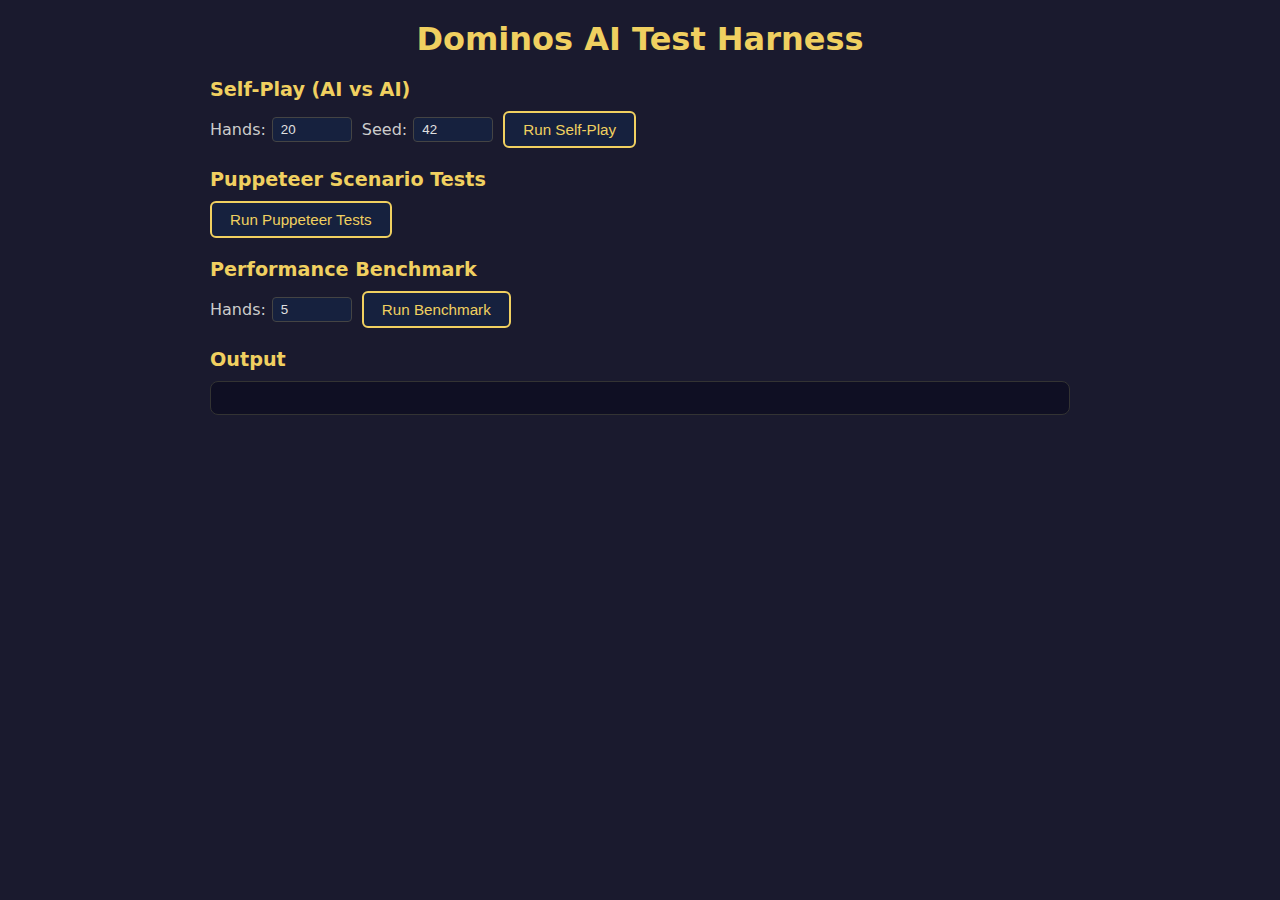
<file: test.html>
<!DOCTYPE html>
<html lang="en">
<head>
<meta charset="UTF-8">
<meta name="viewport" content="width=device-width, initial-scale=1.0">
<title>Dominos AI Test Harness</title>
<style>
  * { box-sizing: border-box; margin: 0; padding: 0; }
  body {
    font-family: 'Segoe UI', system-ui, sans-serif;
    background: #1a1a2e;
    color: #e0e0e0;
    padding: 20px;
    max-width: 900px;
    margin: 0 auto;
  }
  h1 { color: #f0d060; margin-bottom: 20px; text-align: center; }
  h2 { color: #f0d060; margin: 20px 0 10px; font-size: 1.2rem; }
  .controls {
    display: flex;
    gap: 10px;
    flex-wrap: wrap;
    margin-bottom: 15px;
  }
  button {
    padding: 8px 18px;
    background: #16213e;
    color: #f0d060;
    border: 2px solid #f0d060;
    border-radius: 6px;
    font-size: 0.95rem;
    cursor: pointer;
    transition: background 0.2s;
  }
  button:hover { background: #0f3460; }
  button:disabled { opacity: 0.5; cursor: not-allowed; }
  label { display: flex; align-items: center; gap: 6px; color: #ccc; }
  input[type="number"] {
    width: 80px;
    padding: 4px 8px;
    background: #16213e;
    color: #e0e0e0;
    border: 1px solid #444;
    border-radius: 4px;
  }
  #output {
    background: #0f0f23;
    border: 1px solid #333;
    border-radius: 8px;
    padding: 16px;
    font-family: 'Consolas', 'Courier New', monospace;
    font-size: 0.85rem;
    white-space: pre-wrap;
    max-height: 500px;
    overflow-y: auto;
    line-height: 1.5;
  }
  .pass { color: #4caf50; }
  .fail { color: #f44336; }
  .info { color: #90caf9; }
  .warn { color: #ffb74d; }
</style>
</head>
<body>
<h1>Dominos AI Test Harness</h1>

<h2>Self-Play (AI vs AI)</h2>
<div class="controls">
  <label>Hands: <input type="number" id="num-hands" value="20" min="1" max="500"></label>
  <label>Seed: <input type="number" id="seed" value="42" min="1"></label>
  <button id="btn-selfplay" onclick="runSelfPlay()">Run Self-Play</button>
</div>

<h2>Puppeteer Scenario Tests</h2>
<div class="controls">
  <button id="btn-puppeteer" onclick="runPuppeteerTests()">Run Puppeteer Tests</button>
</div>

<h2>Performance Benchmark</h2>
<div class="controls">
  <label>Hands: <input type="number" id="perf-hands" value="5" min="1" max="50"></label>
  <button id="btn-perf" onclick="runPerfBenchmark()">Run Benchmark</button>
</div>

<h2>Output</h2>
<div id="output"></div>

<script src="game.js"></script>
<script src="ai.js"></script>
<script src="test-harness.js"></script>
</body>
</html>
</file>
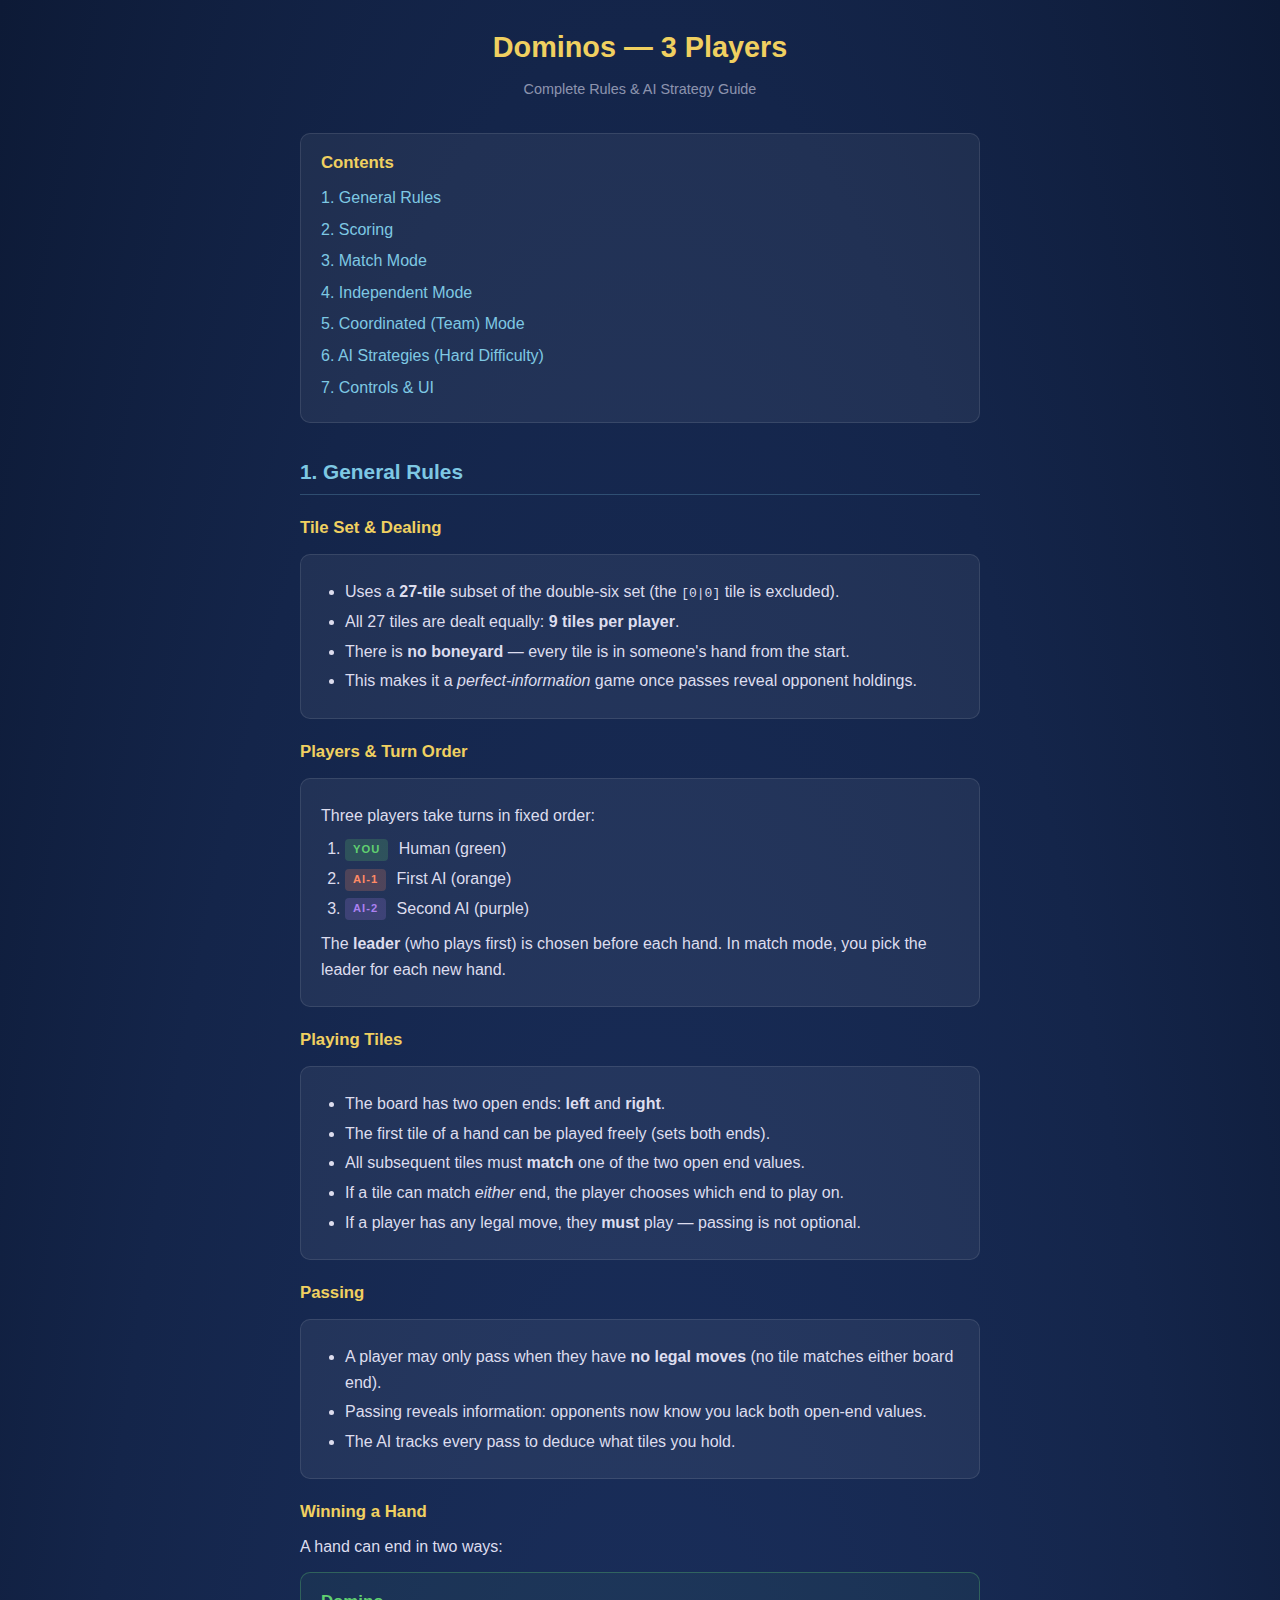
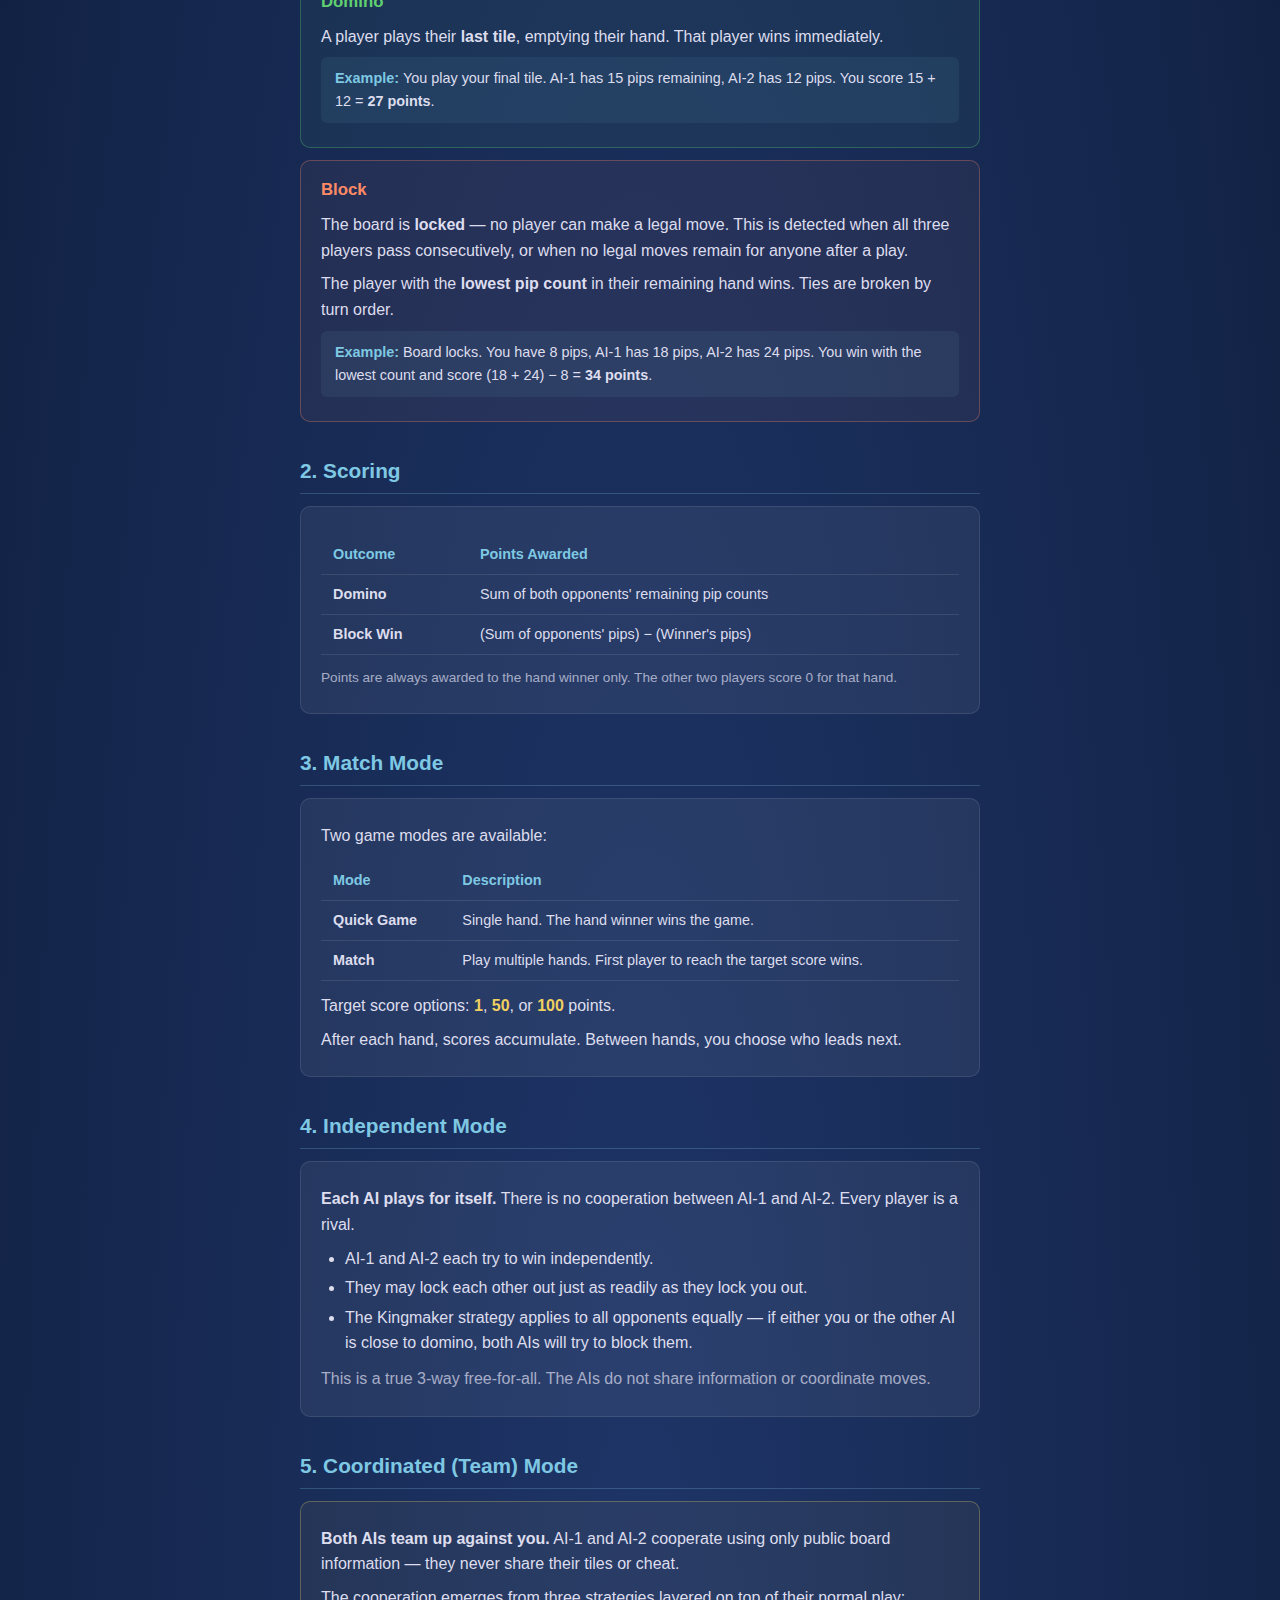
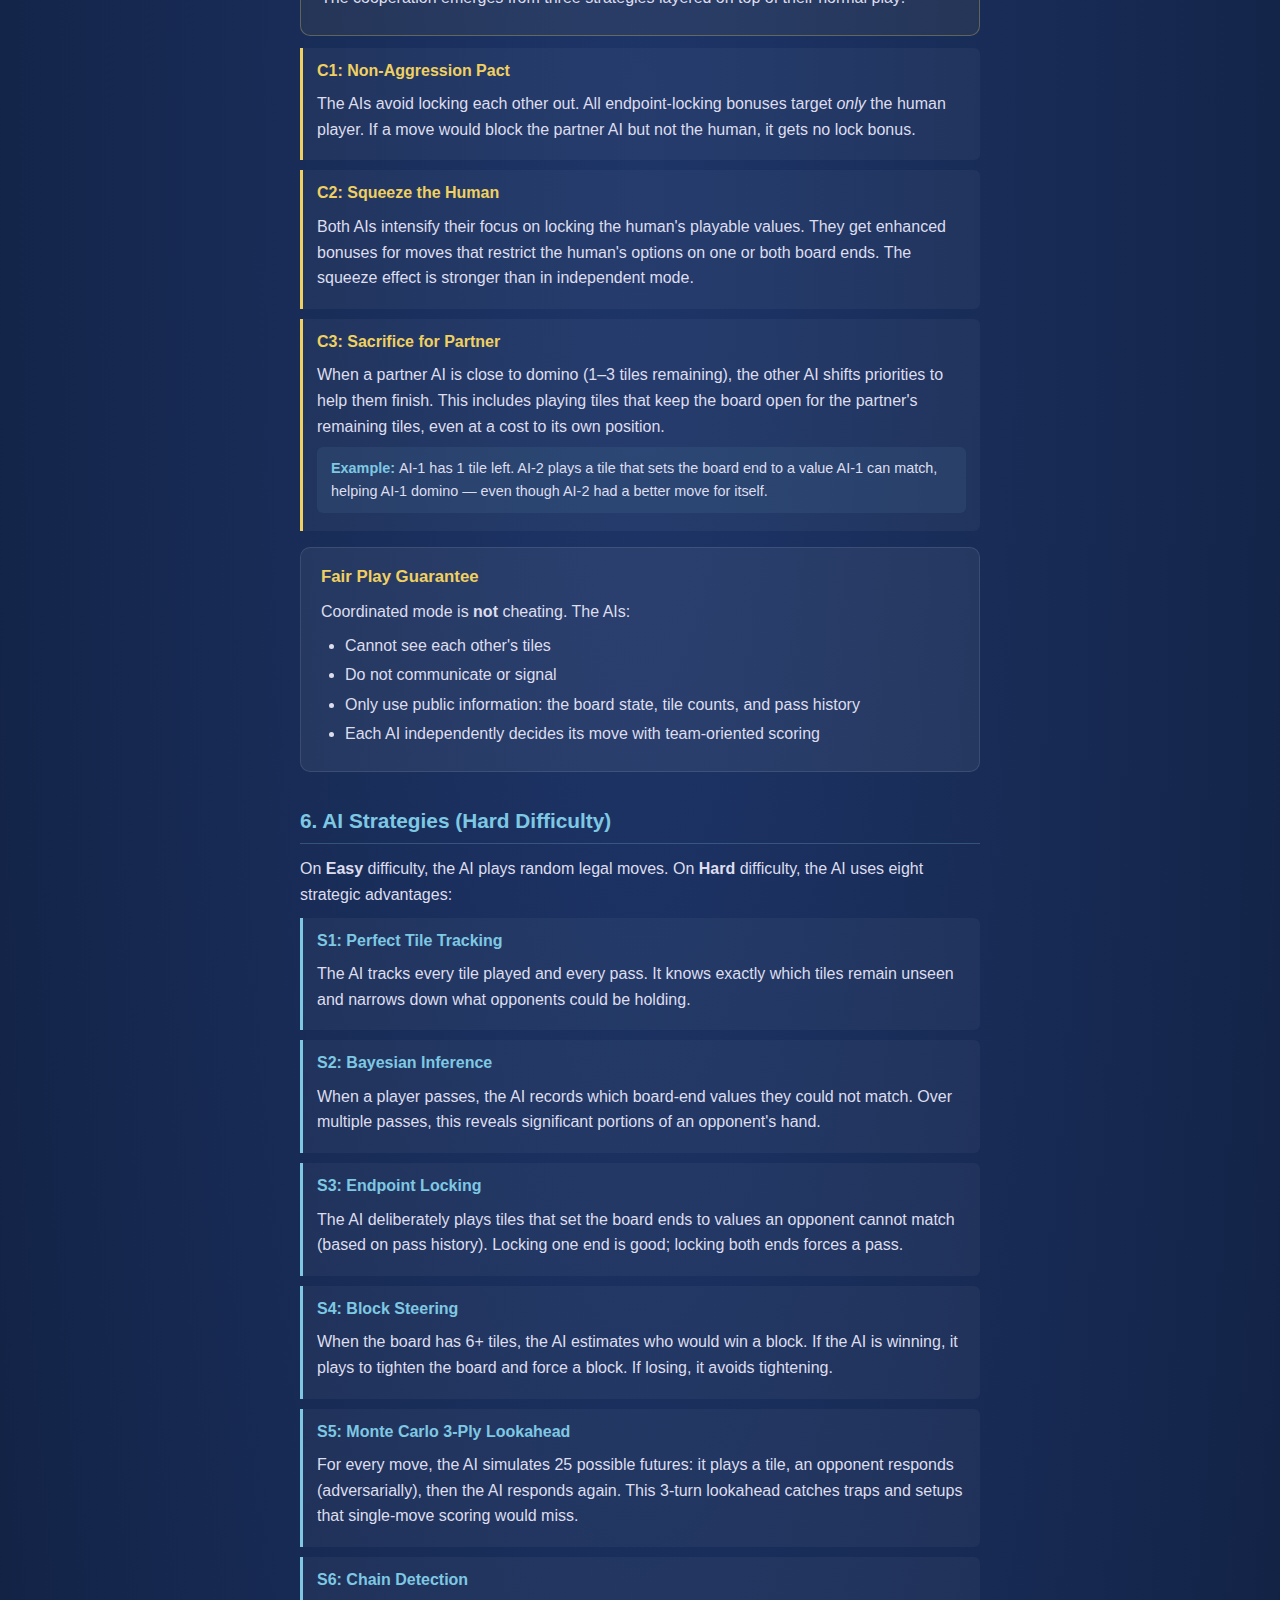
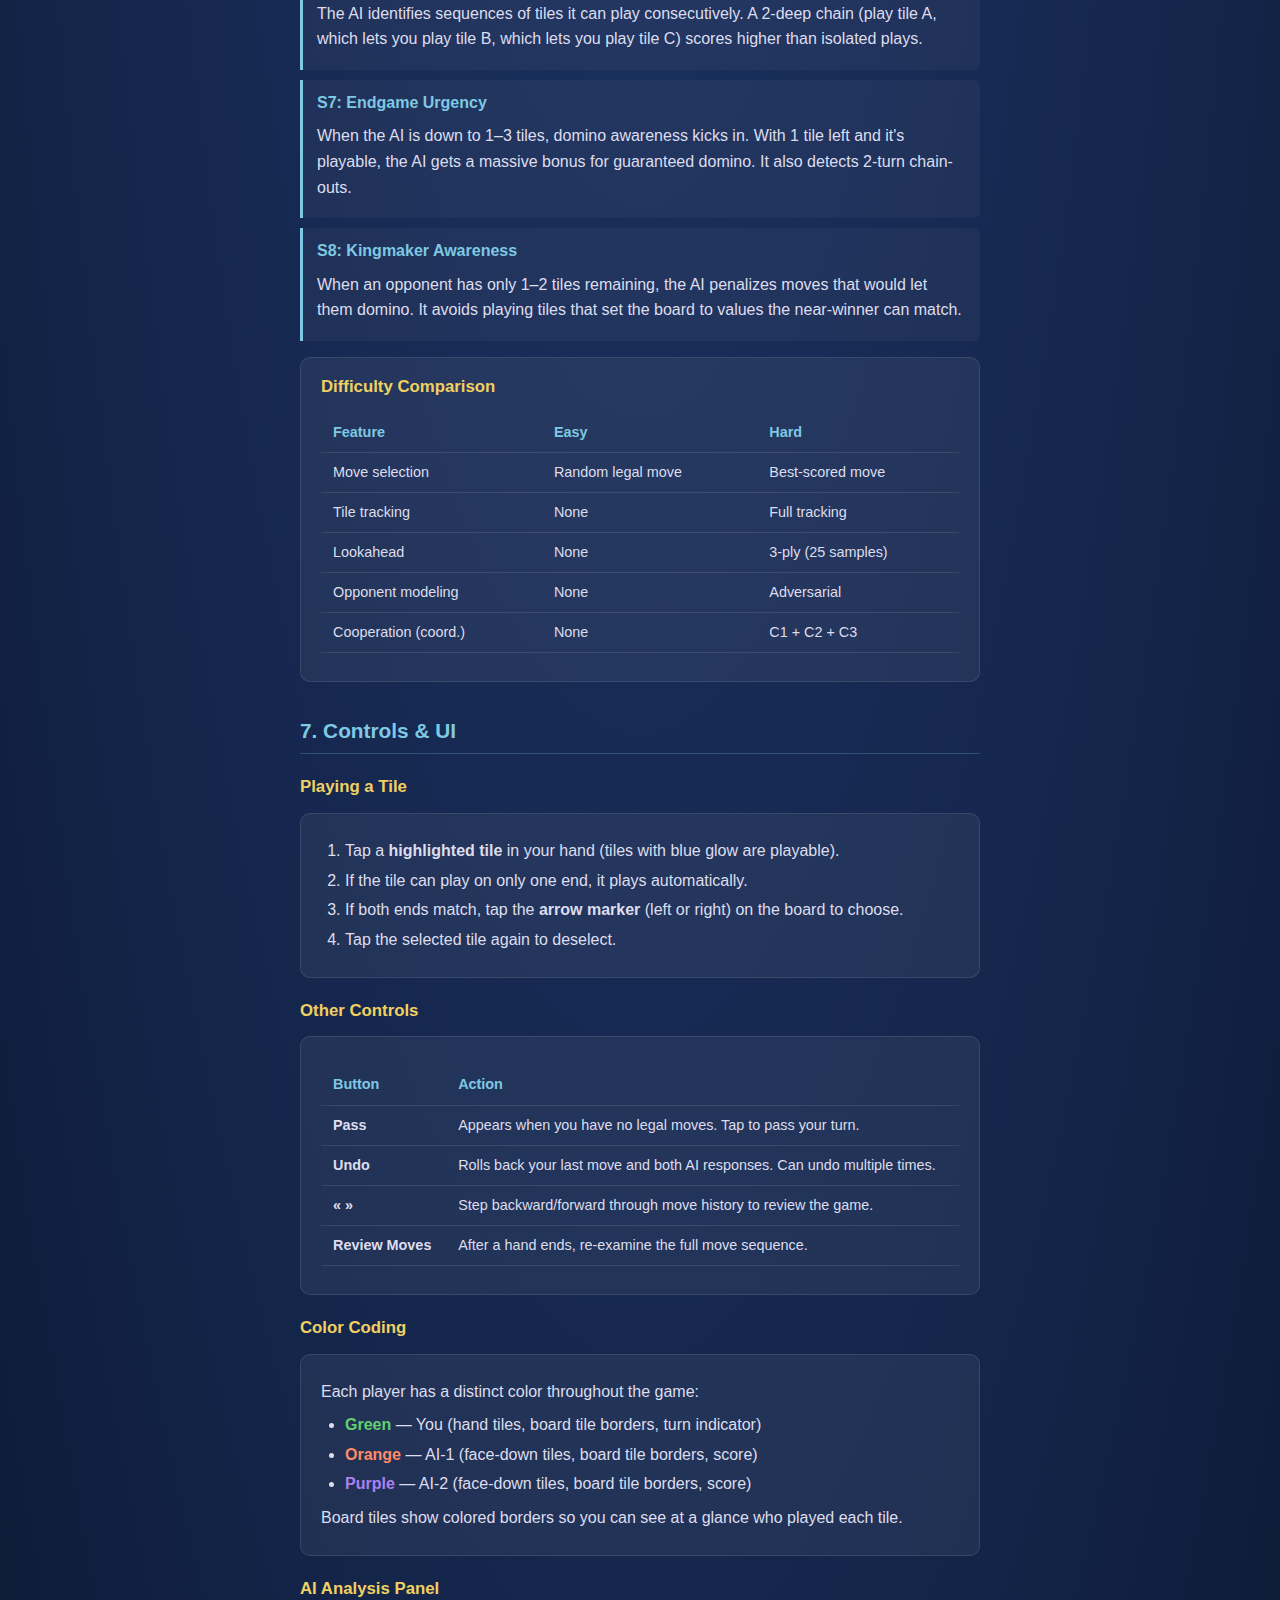
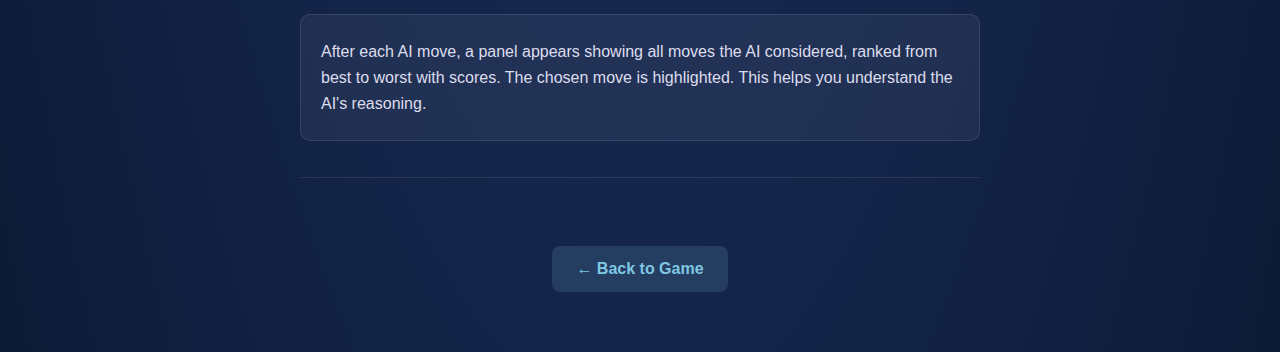
<file: 3players/rules.html>
<!DOCTYPE html>
<html lang="en">

<head>
  <meta charset="UTF-8">
  <meta name="viewport" content="width=device-width, initial-scale=1.0">
  <title>Dominos — 3 Players Rules</title>
  <link rel="icon" type="image/svg+xml" href="../icons/icon.svg">
  <style>
    *,
    *::before,
    *::after {
      box-sizing: border-box;
      margin: 0;
      padding: 0;
    }

    body {
      font-family: -apple-system, BlinkMacSystemFont, 'Segoe UI', Roboto, Helvetica, Arial, sans-serif;
      background: #1a2c5a;
      background-image: radial-gradient(ellipse at center, #1e3568 0%, #14254a 70%, #0d1a36 100%);
      color: #dde;
      min-height: 100vh;
      line-height: 1.6;
    }

    .container {
      max-width: 720px;
      margin: 0 auto;
      padding: 24px 20px 60px;
    }

    h1 {
      font-size: 1.8rem;
      color: #f0d060;
      text-align: center;
      margin-bottom: 6px;
    }

    .subtitle {
      text-align: center;
      opacity: 0.6;
      font-size: 0.9rem;
      margin-bottom: 32px;
    }

    h2 {
      font-size: 1.3rem;
      color: #7ec8e3;
      margin: 32px 0 12px;
      padding-bottom: 6px;
      border-bottom: 1px solid rgba(126, 200, 227, 0.25);
    }

    h3 {
      font-size: 1.05rem;
      color: #f0d060;
      margin: 20px 0 8px;
    }

    p {
      margin: 8px 0;
    }

    ul,
    ol {
      margin: 8px 0 8px 24px;
    }

    li {
      margin: 4px 0;
    }

    .card {
      background: rgba(255, 255, 255, 0.06);
      border: 1px solid rgba(255, 255, 255, 0.1);
      border-radius: 10px;
      padding: 16px 20px;
      margin: 12px 0;
    }

    .card--green {
      border-color: rgba(96, 208, 112, 0.3);
      background: rgba(96, 208, 112, 0.06);
    }

    .card--orange {
      border-color: rgba(255, 138, 101, 0.3);
      background: rgba(255, 138, 101, 0.06);
    }

    .card--purple {
      border-color: rgba(171, 128, 240, 0.3);
      background: rgba(171, 128, 240, 0.06);
    }

    .card--gold {
      border-color: rgba(240, 208, 96, 0.3);
      background: rgba(240, 208, 96, 0.06);
    }

    .tag {
      display: inline-block;
      font-size: 0.7rem;
      font-weight: 700;
      text-transform: uppercase;
      letter-spacing: 1px;
      padding: 2px 8px;
      border-radius: 4px;
      margin-right: 6px;
      vertical-align: middle;
    }

    .tag--human {
      background: rgba(96, 208, 112, 0.2);
      color: #60d070;
    }

    .tag--ai1 {
      background: rgba(255, 138, 101, 0.2);
      color: #ff8a65;
    }

    .tag--ai2 {
      background: rgba(171, 128, 240, 0.2);
      color: #ab80f0;
    }

    .tag--team {
      background: rgba(240, 208, 96, 0.2);
      color: #f0d060;
    }

    .strategy {
      margin: 10px 0;
      padding: 10px 14px;
      background: rgba(255, 255, 255, 0.04);
      border-left: 3px solid #7ec8e3;
      border-radius: 0 6px 6px 0;
    }

    .strategy strong {
      color: #7ec8e3;
    }

    .coop-strategy {
      border-left-color: #f0d060;
    }

    .coop-strategy strong {
      color: #f0d060;
    }

    .example {
      background: rgba(126, 200, 227, 0.08);
      border-radius: 6px;
      padding: 10px 14px;
      margin: 8px 0;
      font-size: 0.9rem;
    }

    .example::before {
      content: 'Example: ';
      font-weight: 700;
      color: #7ec8e3;
    }

    .highlight {
      color: #f0d060;
      font-weight: 700;
    }

    .color-human {
      color: #60d070;
    }

    .color-ai1 {
      color: #ff8a65;
    }

    .color-ai2 {
      color: #ab80f0;
    }

    table {
      width: 100%;
      border-collapse: collapse;
      margin: 12px 0;
      font-size: 0.9rem;
    }

    th,
    td {
      padding: 8px 12px;
      text-align: left;
      border-bottom: 1px solid rgba(255, 255, 255, 0.1);
    }

    th {
      color: #7ec8e3;
      font-weight: 600;
    }

    .back-link {
      display: inline-block;
      margin-top: 32px;
      padding: 10px 24px;
      background: rgba(126, 200, 227, 0.15);
      color: #7ec8e3;
      text-decoration: none;
      border-radius: 8px;
      font-weight: 600;
      text-align: center;
    }

    .back-link:hover {
      background: rgba(126, 200, 227, 0.25);
    }

    .toc {
      list-style: none;
      margin: 0;
      padding: 0;
    }

    .toc li {
      margin: 6px 0;
    }

    .toc a {
      color: #7ec8e3;
      text-decoration: none;
    }

    .toc a:hover {
      text-decoration: underline;
    }

    .divider {
      height: 1px;
      background: rgba(255, 255, 255, 0.1);
      margin: 36px 0;
    }

    @media (max-width: 480px) {
      .container {
        padding: 16px 14px 48px;
      }

      h1 {
        font-size: 1.5rem;
      }

      h2 {
        font-size: 1.15rem;
      }
    }
  </style>
</head>

<body>
  <div class="container">

    <h1>Dominos &mdash; 3 Players</h1>
    <p class="subtitle">Complete Rules &amp; AI Strategy Guide</p>

    <!-- Table of Contents -->
    <div class="card">
      <h3 style="margin-top:0;">Contents</h3>
      <ul class="toc">
        <li><a href="#general">1. General Rules</a></li>
        <li><a href="#scoring">2. Scoring</a></li>
        <li><a href="#match">3. Match Mode</a></li>
        <li><a href="#independent">4. Independent Mode</a></li>
        <li><a href="#coordinated">5. Coordinated (Team) Mode</a></li>
        <li><a href="#ai-strategies">6. AI Strategies (Hard Difficulty)</a></li>
        <li><a href="#controls">7. Controls &amp; UI</a></li>
      </ul>
    </div>

    <!-- ============================================================ -->
    <h2 id="general">1. General Rules</h2>
    <!-- ============================================================ -->

    <h3>Tile Set &amp; Dealing</h3>
    <div class="card">
      <ul>
        <li>Uses a <strong>27-tile</strong> subset of the double-six set (the <code>[0|0]</code> tile is excluded).</li>
        <li>All 27 tiles are dealt equally: <strong>9 tiles per player</strong>.</li>
        <li>There is <strong>no boneyard</strong> &mdash; every tile is in someone's hand from the start.</li>
        <li>This makes it a <em>perfect-information</em> game once passes reveal opponent holdings.</li>
      </ul>
    </div>

    <h3>Players &amp; Turn Order</h3>
    <div class="card">
      <p>Three players take turns in fixed order:</p>
      <ol>
        <li><span class="tag tag--human">You</span> Human (green)</li>
        <li><span class="tag tag--ai1">AI-1</span> First AI (orange)</li>
        <li><span class="tag tag--ai2">AI-2</span> Second AI (purple)</li>
      </ol>
      <p style="margin-top:10px;">The <strong>leader</strong> (who plays first) is chosen before each hand. In match mode, you pick the leader for each new hand.</p>
    </div>

    <h3>Playing Tiles</h3>
    <div class="card">
      <ul>
        <li>The board has two open ends: <strong>left</strong> and <strong>right</strong>.</li>
        <li>The first tile of a hand can be played freely (sets both ends).</li>
        <li>All subsequent tiles must <strong>match</strong> one of the two open end values.</li>
        <li>If a tile can match <em>either</em> end, the player chooses which end to play on.</li>
        <li>If a player has any legal move, they <strong>must</strong> play &mdash; passing is not optional.</li>
      </ul>
    </div>

    <h3>Passing</h3>
    <div class="card">
      <ul>
        <li>A player may only pass when they have <strong>no legal moves</strong> (no tile matches either board end).</li>
        <li>Passing reveals information: opponents now know you lack both open-end values.</li>
        <li>The AI tracks every pass to deduce what tiles you hold.</li>
      </ul>
    </div>

    <h3>Winning a Hand</h3>
    <p>A hand can end in two ways:</p>

    <div class="card card--green">
      <h3 style="margin-top:0;color:#60d070;">Domino</h3>
      <p>A player plays their <strong>last tile</strong>, emptying their hand. That player wins immediately.</p>
      <div class="example">You play your final tile. AI-1 has 15 pips remaining, AI-2 has 12 pips. You score 15 + 12 = <strong>27 points</strong>.</div>
    </div>

    <div class="card card--orange">
      <h3 style="margin-top:0;color:#ff8a65;">Block</h3>
      <p>The board is <strong>locked</strong> &mdash; no player can make a legal move. This is detected when all three players pass consecutively, or when no legal moves remain for anyone after a play.</p>
      <p>The player with the <strong>lowest pip count</strong> in their remaining hand wins. Ties are broken by turn order.</p>
      <div class="example">Board locks. You have 8 pips, AI-1 has 18 pips, AI-2 has 24 pips. You win with the lowest count and score (18 + 24) &minus; 8 = <strong>34 points</strong>.</div>
    </div>

    <!-- ============================================================ -->
    <h2 id="scoring">2. Scoring</h2>
    <!-- ============================================================ -->

    <div class="card">
      <table>
        <tr>
          <th>Outcome</th>
          <th>Points Awarded</th>
        </tr>
        <tr>
          <td><strong>Domino</strong></td>
          <td>Sum of both opponents' remaining pip counts</td>
        </tr>
        <tr>
          <td><strong>Block Win</strong></td>
          <td>(Sum of opponents' pips) &minus; (Winner's pips)</td>
        </tr>
      </table>
      <p style="margin-top:10px;opacity:0.7;font-size:0.85rem;">Points are always awarded to the hand winner only. The other two players score 0 for that hand.</p>
    </div>

    <!-- ============================================================ -->
    <h2 id="match">3. Match Mode</h2>
    <!-- ============================================================ -->

    <div class="card">
      <p>Two game modes are available:</p>
      <table>
        <tr>
          <th>Mode</th>
          <th>Description</th>
        </tr>
        <tr>
          <td><strong>Quick Game</strong></td>
          <td>Single hand. The hand winner wins the game.</td>
        </tr>
        <tr>
          <td><strong>Match</strong></td>
          <td>Play multiple hands. First player to reach the target score wins.</td>
        </tr>
      </table>
      <p style="margin-top:10px;">Target score options: <span class="highlight">1</span>, <span class="highlight">50</span>, or <span class="highlight">100</span> points.</p>
      <p>After each hand, scores accumulate. Between hands, you choose who leads next.</p>
    </div>

    <!-- ============================================================ -->
    <h2 id="independent">4. Independent Mode</h2>
    <!-- ============================================================ -->

    <div class="card">
      <p><strong>Each AI plays for itself.</strong> There is no cooperation between AI-1 and AI-2. Every player is a rival.</p>
      <ul>
        <li>AI-1 and AI-2 each try to win independently.</li>
        <li>They may lock each other out just as readily as they lock you out.</li>
        <li>The Kingmaker strategy applies to all opponents equally &mdash; if either you or the other AI is close to domino, both AIs will try to block them.</li>
      </ul>
      <p style="margin-top:10px;opacity:0.7;">This is a true 3-way free-for-all. The AIs do not share information or coordinate moves.</p>
    </div>

    <!-- ============================================================ -->
    <h2 id="coordinated">5. Coordinated (Team) Mode</h2>
    <!-- ============================================================ -->

    <div class="card card--gold">
      <p><strong>Both AIs team up against you.</strong> AI-1 and AI-2 cooperate using only public board information &mdash; they never share their tiles or cheat.</p>
      <p>The cooperation emerges from three strategies layered on top of their normal play:</p>
    </div>

    <div class="strategy coop-strategy">
      <strong>C1: Non-Aggression Pact</strong>
      <p>The AIs avoid locking each other out. All endpoint-locking bonuses target <em>only</em> the human player. If a move would block the partner AI but not the human, it gets no lock bonus.</p>
    </div>

    <div class="strategy coop-strategy">
      <strong>C2: Squeeze the Human</strong>
      <p>Both AIs intensify their focus on locking the human's playable values. They get enhanced bonuses for moves that restrict the human's options on one or both board ends. The squeeze effect is stronger than in independent mode.</p>
    </div>

    <div class="strategy coop-strategy">
      <strong>C3: Sacrifice for Partner</strong>
      <p>When a partner AI is close to domino (1&ndash;3 tiles remaining), the other AI shifts priorities to help them finish. This includes playing tiles that keep the board open for the partner's remaining tiles, even at a cost to its own position.</p>
      <div class="example">AI-1 has 1 tile left. AI-2 plays a tile that sets the board end to a value AI-1 can match, helping AI-1 domino &mdash; even though AI-2 had a better move for itself.</div>
    </div>

    <div class="card" style="margin-top:16px;">
      <h3 style="margin-top:0;">Fair Play Guarantee</h3>
      <p>Coordinated mode is <strong>not</strong> cheating. The AIs:</p>
      <ul>
        <li>Cannot see each other's tiles</li>
        <li>Do not communicate or signal</li>
        <li>Only use public information: the board state, tile counts, and pass history</li>
        <li>Each AI independently decides its move with team-oriented scoring</li>
      </ul>
    </div>

    <!-- ============================================================ -->
    <h2 id="ai-strategies">6. AI Strategies (Hard Difficulty)</h2>
    <!-- ============================================================ -->

    <p>On <strong>Easy</strong> difficulty, the AI plays random legal moves. On <strong>Hard</strong> difficulty, the AI uses eight strategic advantages:</p>

    <div class="strategy">
      <strong>S1: Perfect Tile Tracking</strong>
      <p>The AI tracks every tile played and every pass. It knows exactly which tiles remain unseen and narrows down what opponents could be holding.</p>
    </div>

    <div class="strategy">
      <strong>S2: Bayesian Inference</strong>
      <p>When a player passes, the AI records which board-end values they could not match. Over multiple passes, this reveals significant portions of an opponent's hand.</p>
    </div>

    <div class="strategy">
      <strong>S3: Endpoint Locking</strong>
      <p>The AI deliberately plays tiles that set the board ends to values an opponent cannot match (based on pass history). Locking one end is good; locking both ends forces a pass.</p>
    </div>

    <div class="strategy">
      <strong>S4: Block Steering</strong>
      <p>When the board has 6+ tiles, the AI estimates who would win a block. If the AI is winning, it plays to tighten the board and force a block. If losing, it avoids tightening.</p>
    </div>

    <div class="strategy">
      <strong>S5: Monte Carlo 3-Ply Lookahead</strong>
      <p>For every move, the AI simulates 25 possible futures: it plays a tile, an opponent responds (adversarially), then the AI responds again. This 3-turn lookahead catches traps and setups that single-move scoring would miss.</p>
    </div>

    <div class="strategy">
      <strong>S6: Chain Detection</strong>
      <p>The AI identifies sequences of tiles it can play consecutively. A 2-deep chain (play tile A, which lets you play tile B, which lets you play tile C) scores higher than isolated plays.</p>
    </div>

    <div class="strategy">
      <strong>S7: Endgame Urgency</strong>
      <p>When the AI is down to 1&ndash;3 tiles, domino awareness kicks in. With 1 tile left and it's playable, the AI gets a massive bonus for guaranteed domino. It also detects 2-turn chain-outs.</p>
    </div>

    <div class="strategy">
      <strong>S8: Kingmaker Awareness</strong>
      <p>When an opponent has only 1&ndash;2 tiles remaining, the AI penalizes moves that would let them domino. It avoids playing tiles that set the board to values the near-winner can match.</p>
    </div>

    <div class="card" style="margin-top:16px;">
      <h3 style="margin-top:0;">Difficulty Comparison</h3>
      <table>
        <tr>
          <th>Feature</th>
          <th>Easy</th>
          <th>Hard</th>
        </tr>
        <tr>
          <td>Move selection</td>
          <td>Random legal move</td>
          <td>Best-scored move</td>
        </tr>
        <tr>
          <td>Tile tracking</td>
          <td>None</td>
          <td>Full tracking</td>
        </tr>
        <tr>
          <td>Lookahead</td>
          <td>None</td>
          <td>3-ply (25 samples)</td>
        </tr>
        <tr>
          <td>Opponent modeling</td>
          <td>None</td>
          <td>Adversarial</td>
        </tr>
        <tr>
          <td>Cooperation (coord.)</td>
          <td>None</td>
          <td>C1 + C2 + C3</td>
        </tr>
      </table>
    </div>

    <!-- ============================================================ -->
    <h2 id="controls">7. Controls &amp; UI</h2>
    <!-- ============================================================ -->

    <h3>Playing a Tile</h3>
    <div class="card">
      <ol>
        <li>Tap a <strong>highlighted tile</strong> in your hand (tiles with blue glow are playable).</li>
        <li>If the tile can play on only one end, it plays automatically.</li>
        <li>If both ends match, tap the <strong>arrow marker</strong> (left or right) on the board to choose.</li>
        <li>Tap the selected tile again to deselect.</li>
      </ol>
    </div>

    <h3>Other Controls</h3>
    <div class="card">
      <table>
        <tr>
          <th>Button</th>
          <th>Action</th>
        </tr>
        <tr>
          <td><strong>Pass</strong></td>
          <td>Appears when you have no legal moves. Tap to pass your turn.</td>
        </tr>
        <tr>
          <td><strong>Undo</strong></td>
          <td>Rolls back your last move and both AI responses. Can undo multiple times.</td>
        </tr>
        <tr>
          <td><strong>&laquo; &raquo;</strong></td>
          <td>Step backward/forward through move history to review the game.</td>
        </tr>
        <tr>
          <td><strong>Review Moves</strong></td>
          <td>After a hand ends, re-examine the full move sequence.</td>
        </tr>
      </table>
    </div>

    <h3>Color Coding</h3>
    <div class="card">
      <p>Each player has a distinct color throughout the game:</p>
      <ul>
        <li><span class="color-human"><strong>Green</strong></span> &mdash; You (hand tiles, board tile borders, turn indicator)</li>
        <li><span class="color-ai1"><strong>Orange</strong></span> &mdash; AI-1 (face-down tiles, board tile borders, score)</li>
        <li><span class="color-ai2"><strong>Purple</strong></span> &mdash; AI-2 (face-down tiles, board tile borders, score)</li>
      </ul>
      <p>Board tiles show colored borders so you can see at a glance who played each tile.</p>
    </div>

    <h3>AI Analysis Panel</h3>
    <div class="card">
      <p>After each AI move, a panel appears showing all moves the AI considered, ranked from best to worst with scores. The chosen move is highlighted. This helps you understand the AI's reasoning.</p>
    </div>

    <div class="divider"></div>

    <div style="text-align:center;">
      <a href="index.html" class="back-link">&larr; Back to Game</a>
    </div>

  </div>
</body>

</html>
</file>
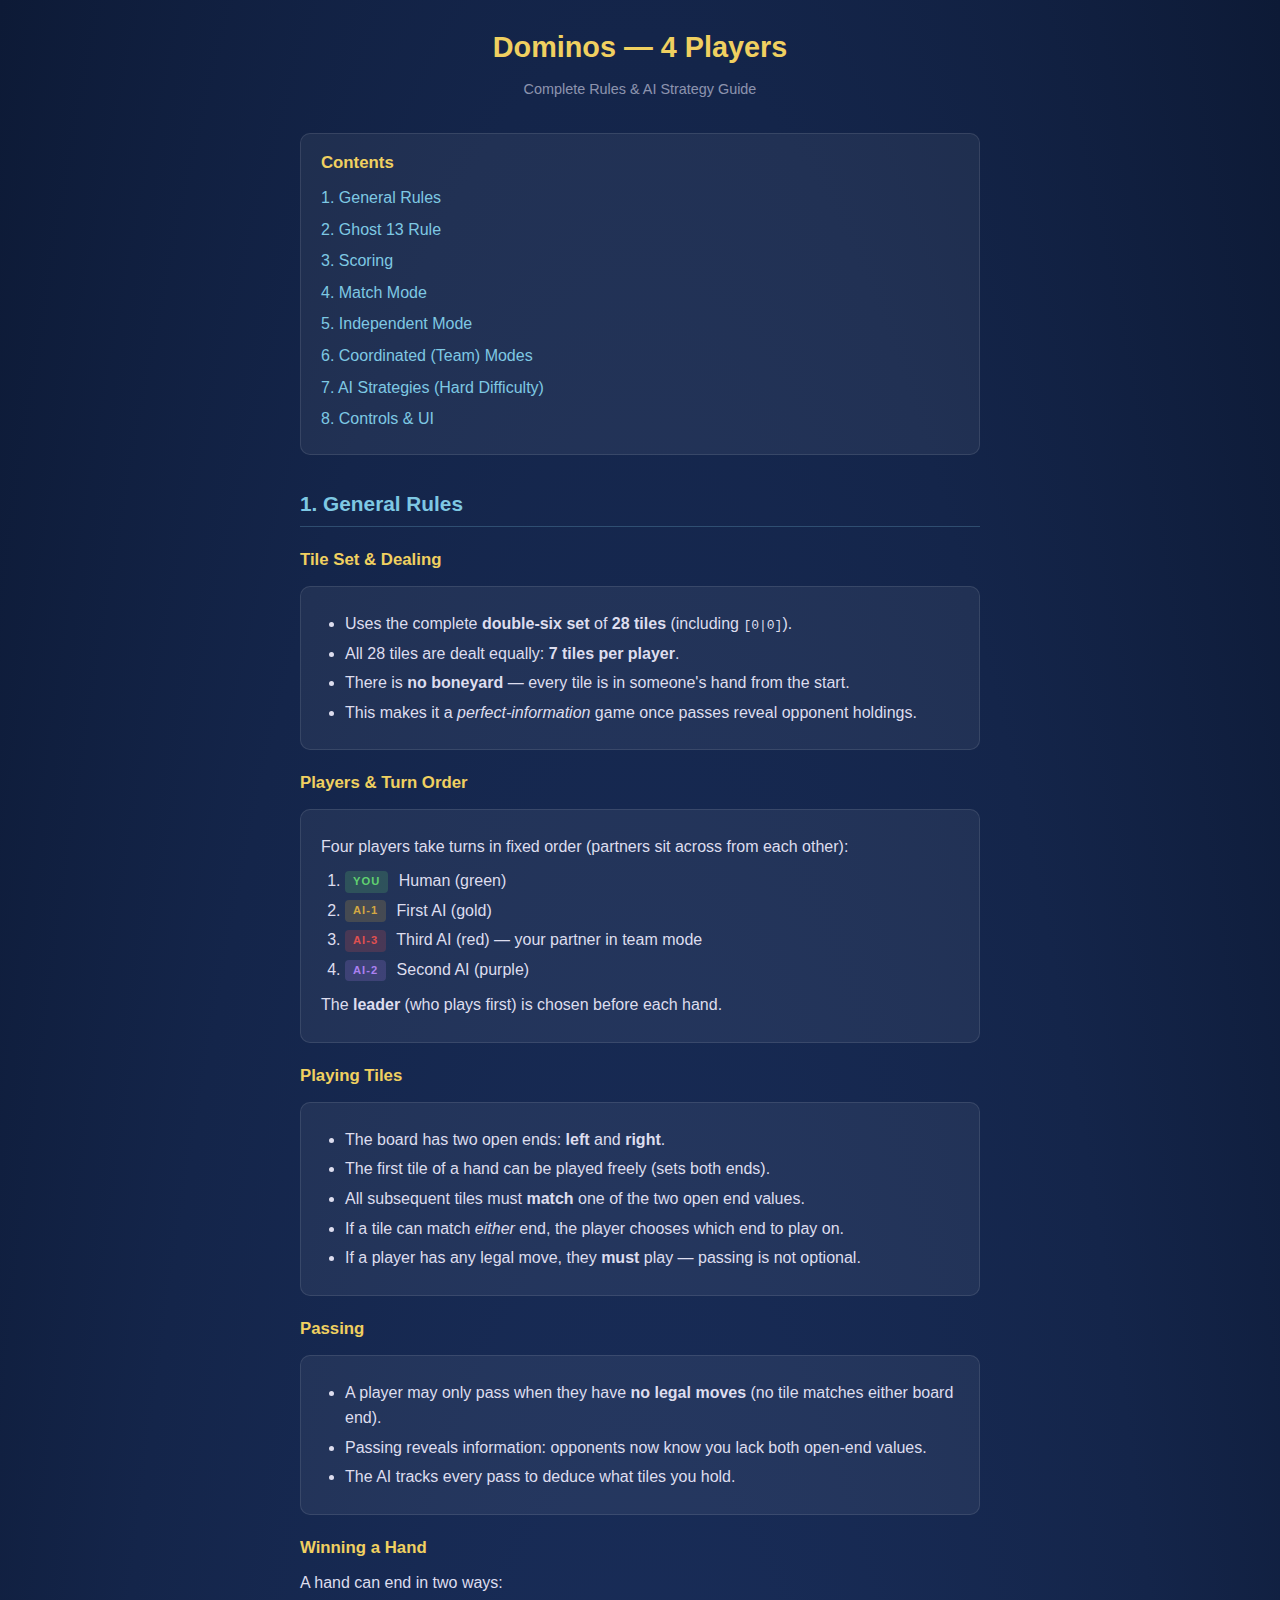
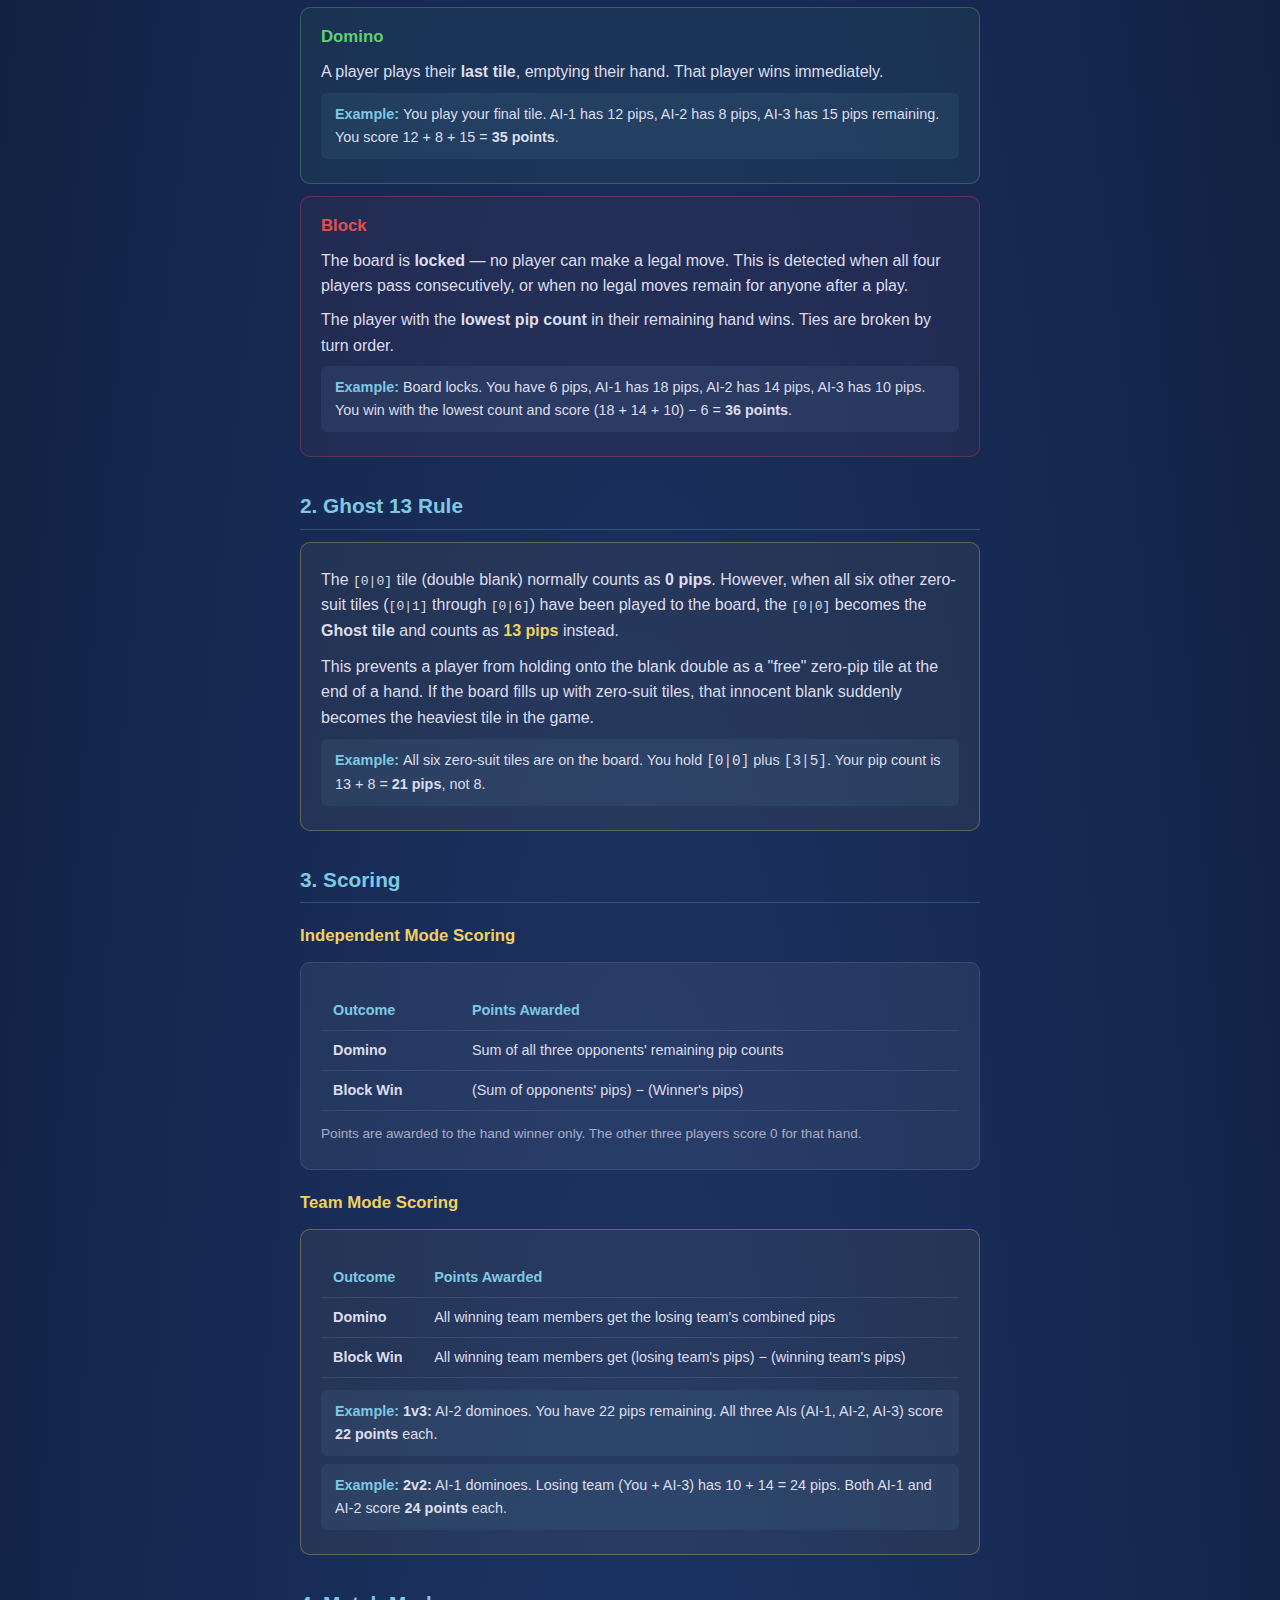
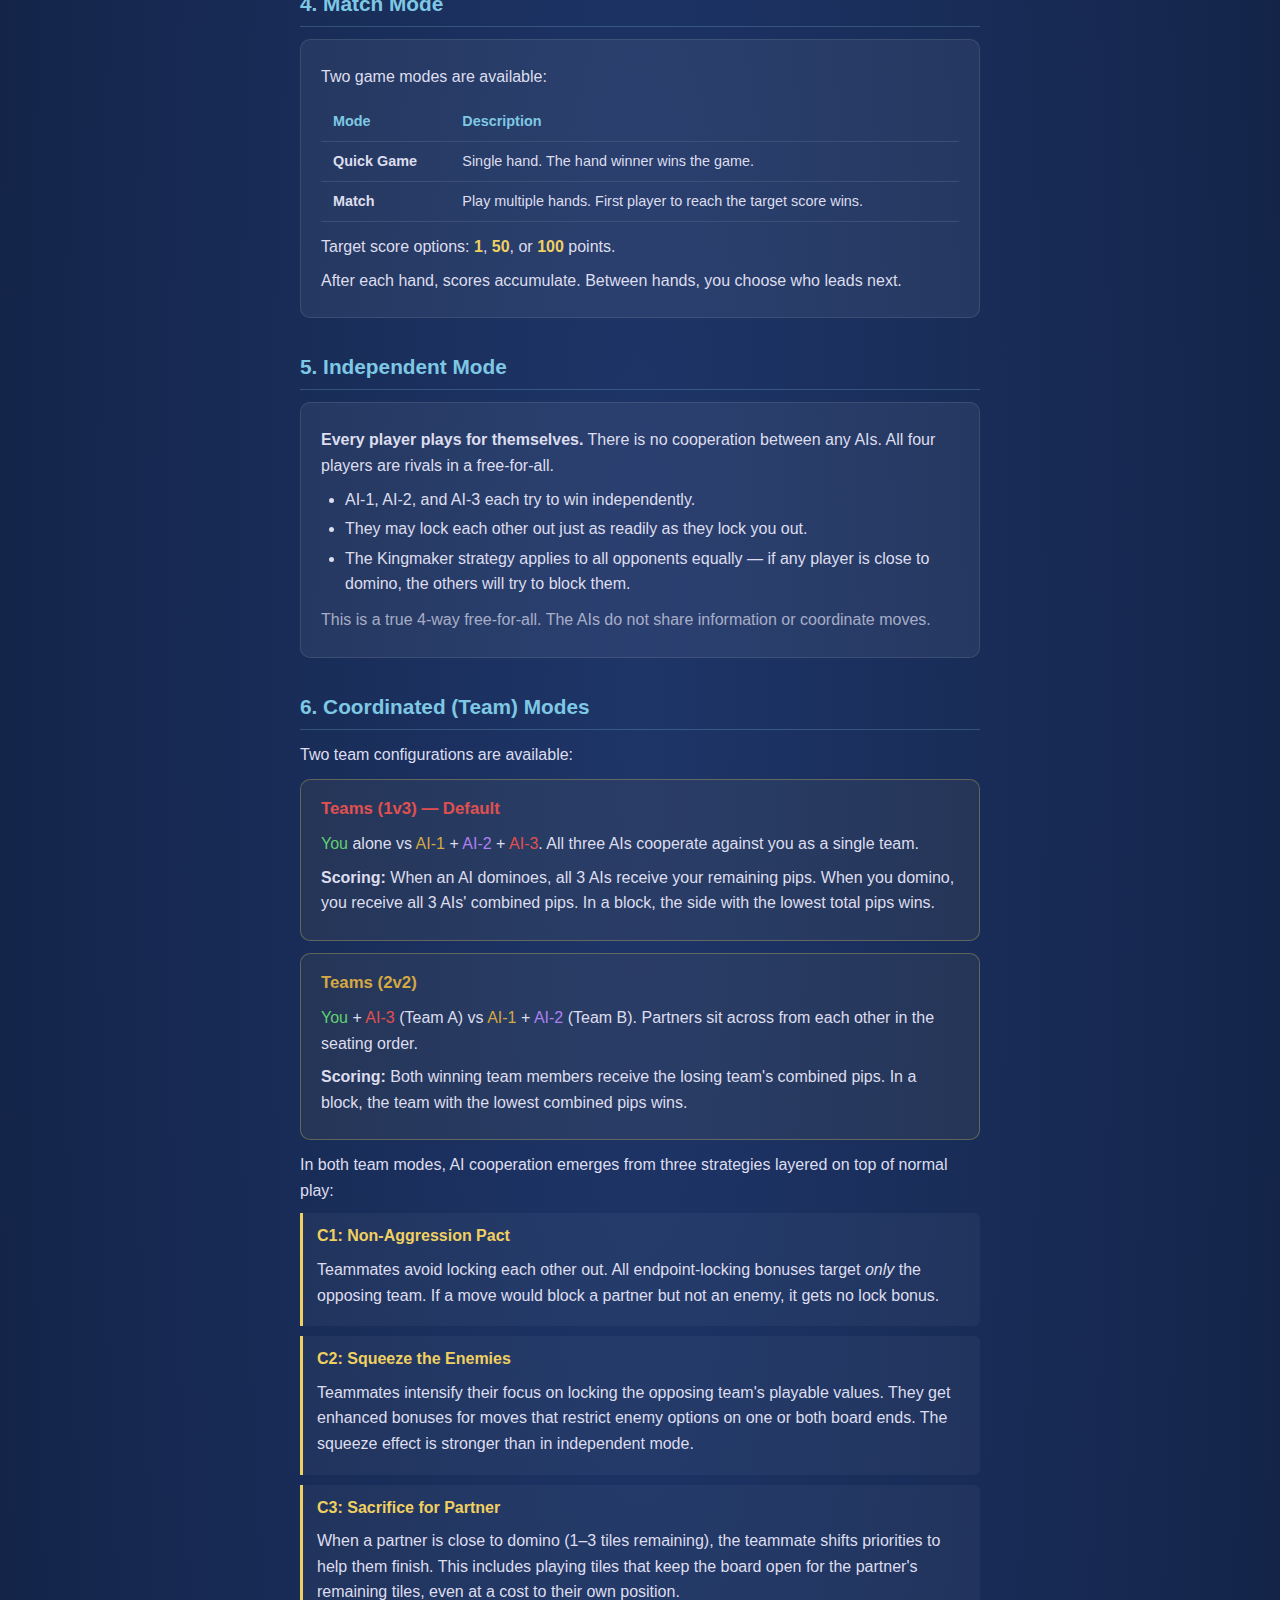
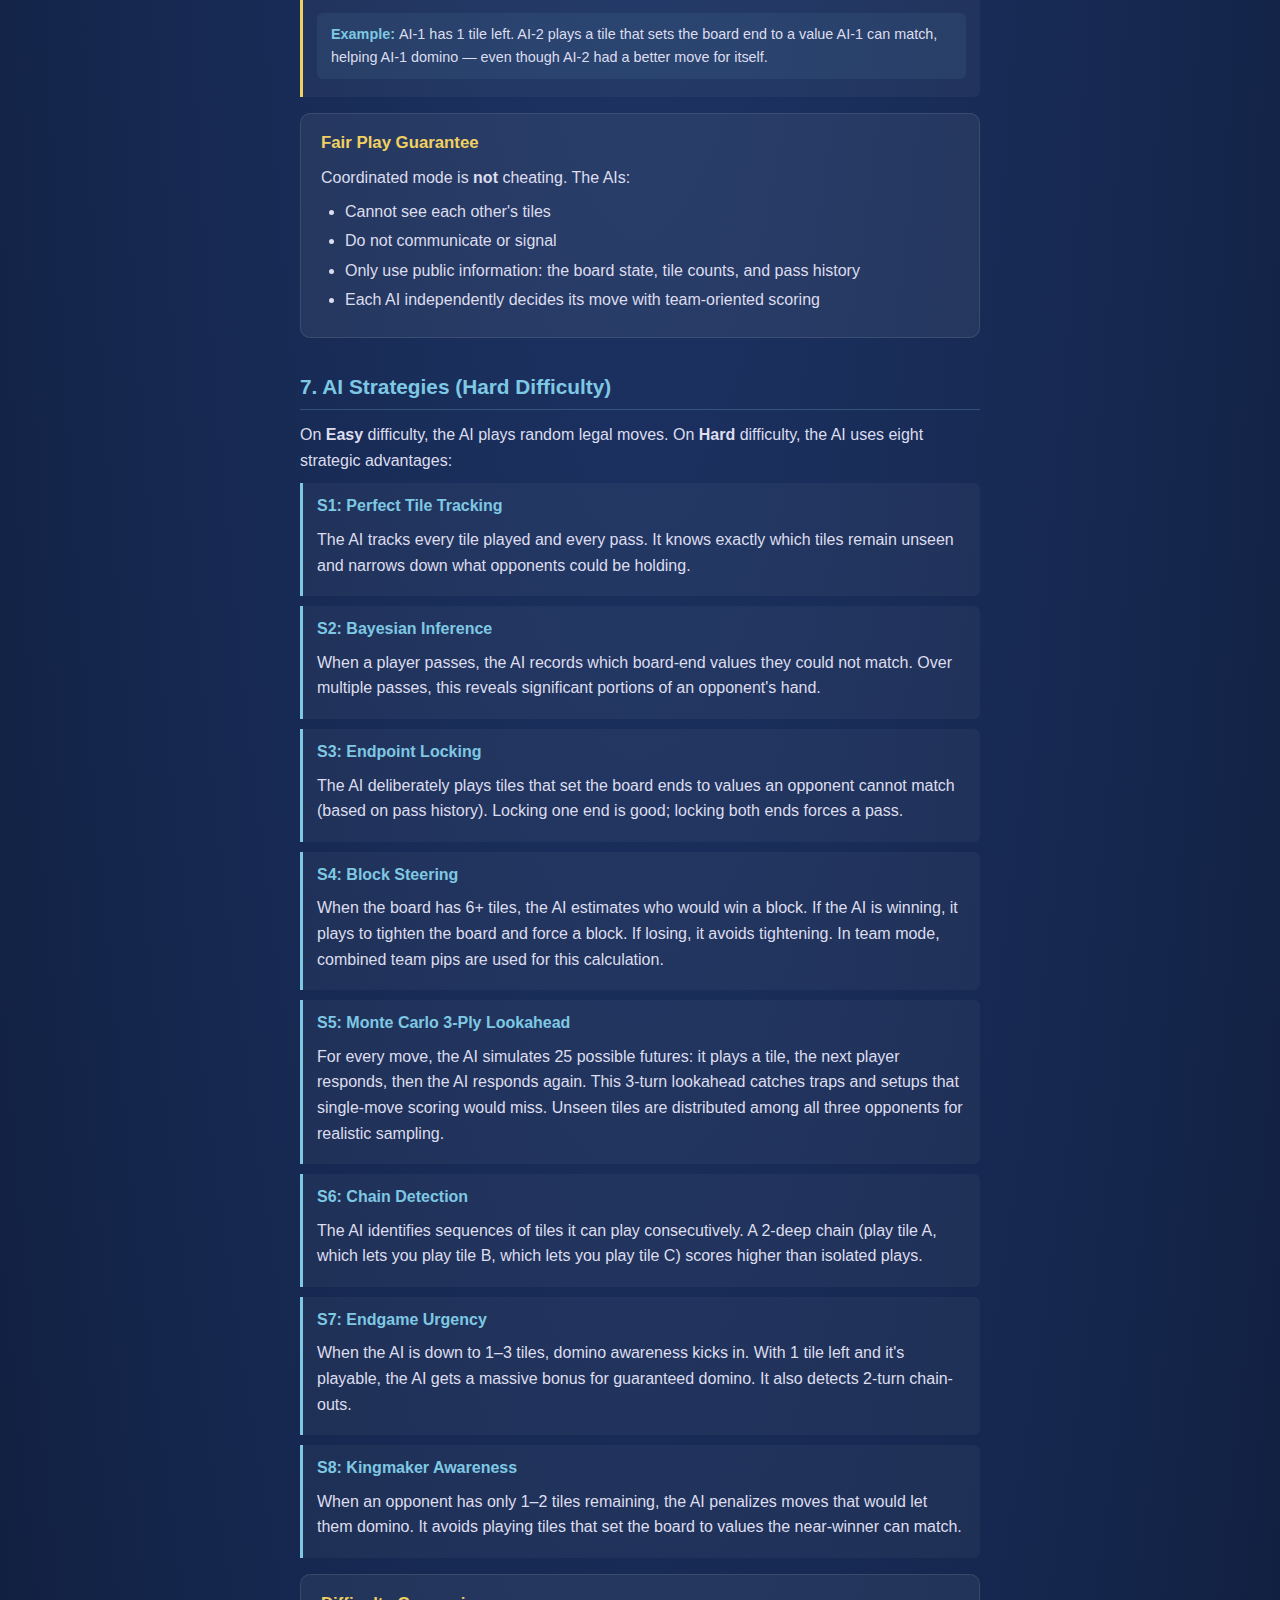
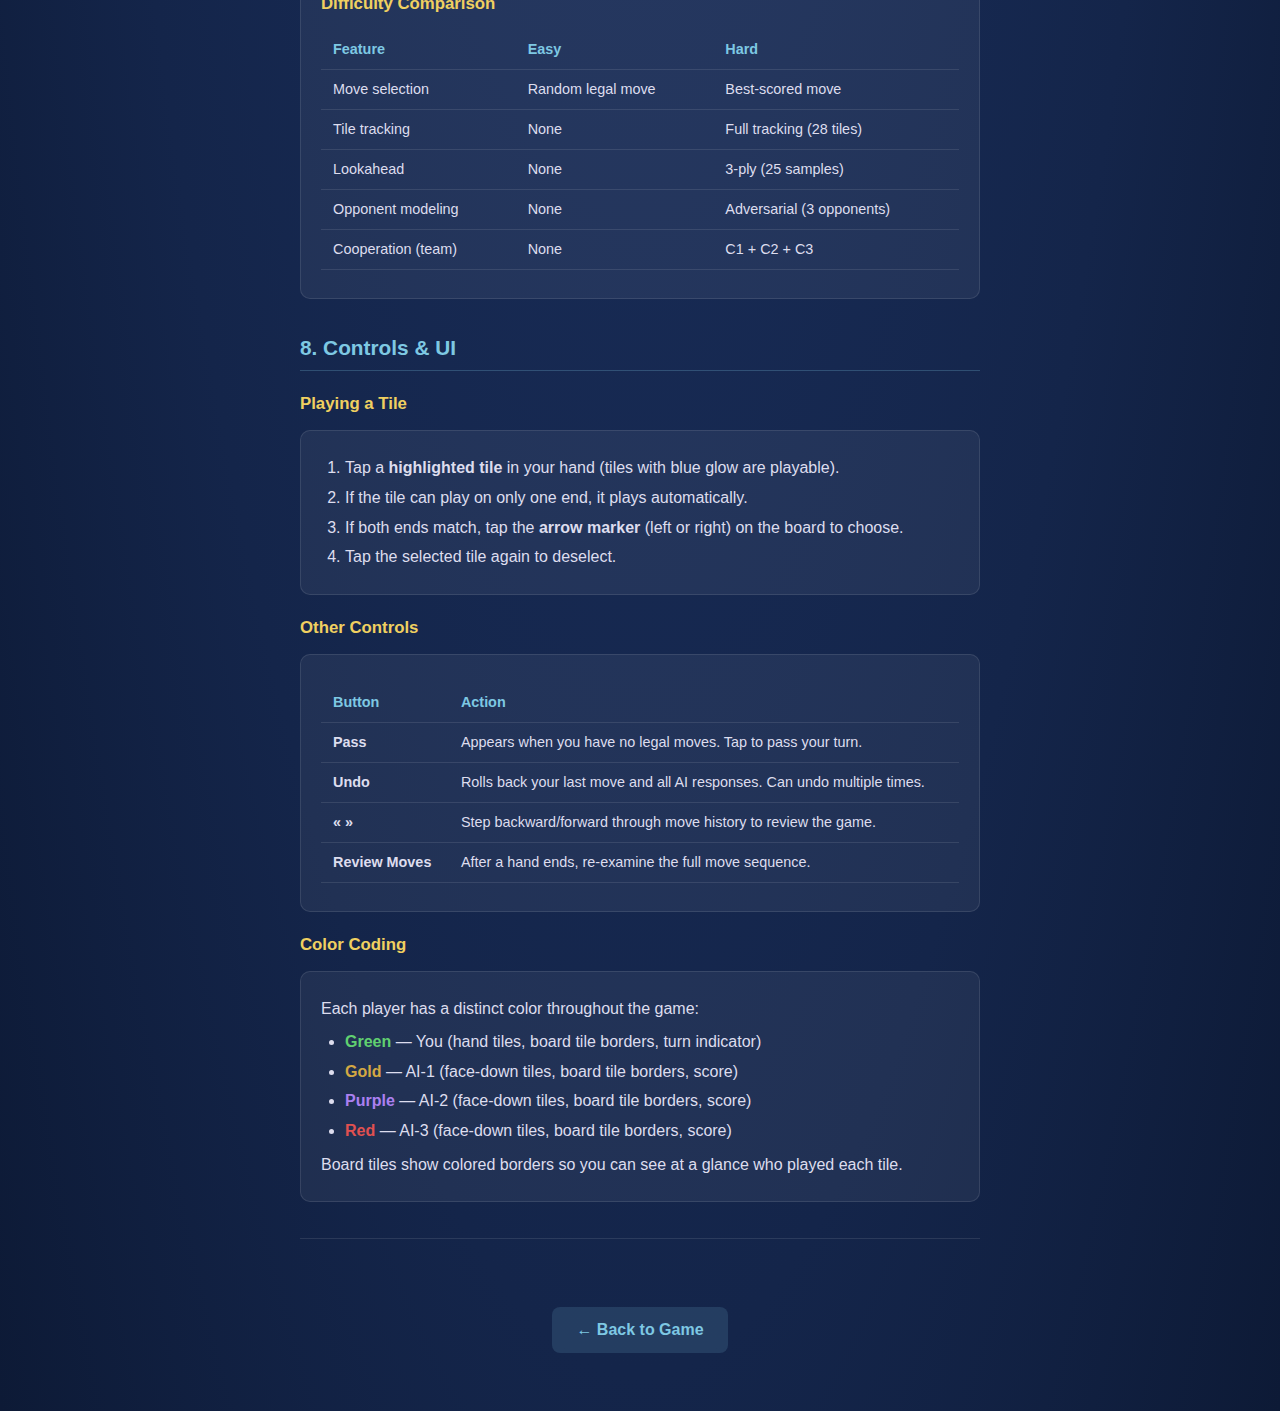
<file: 4players/rules.html>
<!DOCTYPE html>
<html lang="en">

<head>
  <meta charset="UTF-8">
  <meta name="viewport" content="width=device-width, initial-scale=1.0">
  <title>Dominos — 4 Players Rules</title>
  <link rel="icon" type="image/svg+xml" href="../icons/icon.svg">
  <style>
    *,
    *::before,
    *::after {
      box-sizing: border-box;
      margin: 0;
      padding: 0;
    }

    body {
      font-family: -apple-system, BlinkMacSystemFont, 'Segoe UI', Roboto, Helvetica, Arial, sans-serif;
      background: #1a2c5a;
      background-image: radial-gradient(ellipse at center, #1e3568 0%, #14254a 70%, #0d1a36 100%);
      color: #dde;
      min-height: 100vh;
      line-height: 1.6;
    }

    .container {
      max-width: 720px;
      margin: 0 auto;
      padding: 24px 20px 60px;
    }

    h1 {
      font-size: 1.8rem;
      color: #f0d060;
      text-align: center;
      margin-bottom: 6px;
    }

    .subtitle {
      text-align: center;
      opacity: 0.6;
      font-size: 0.9rem;
      margin-bottom: 32px;
    }

    h2 {
      font-size: 1.3rem;
      color: #7ec8e3;
      margin: 32px 0 12px;
      padding-bottom: 6px;
      border-bottom: 1px solid rgba(126, 200, 227, 0.25);
    }

    h3 {
      font-size: 1.05rem;
      color: #f0d060;
      margin: 20px 0 8px;
    }

    p {
      margin: 8px 0;
    }

    ul,
    ol {
      margin: 8px 0 8px 24px;
    }

    li {
      margin: 4px 0;
    }

    .card {
      background: rgba(255, 255, 255, 0.06);
      border: 1px solid rgba(255, 255, 255, 0.1);
      border-radius: 10px;
      padding: 16px 20px;
      margin: 12px 0;
    }

    .card--green {
      border-color: rgba(96, 208, 112, 0.3);
      background: rgba(96, 208, 112, 0.06);
    }

    .card--gold {
      border-color: rgba(212, 168, 67, 0.3);
      background: rgba(212, 168, 67, 0.06);
    }

    .card--purple {
      border-color: rgba(171, 128, 240, 0.3);
      background: rgba(171, 128, 240, 0.06);
    }

    .card--red {
      border-color: rgba(224, 80, 80, 0.3);
      background: rgba(224, 80, 80, 0.06);
    }

    .card--team {
      border-color: rgba(240, 208, 96, 0.3);
      background: rgba(240, 208, 96, 0.06);
    }

    .tag {
      display: inline-block;
      font-size: 0.7rem;
      font-weight: 700;
      text-transform: uppercase;
      letter-spacing: 1px;
      padding: 2px 8px;
      border-radius: 4px;
      margin-right: 6px;
      vertical-align: middle;
    }

    .tag--human {
      background: rgba(96, 208, 112, 0.2);
      color: #60d070;
    }

    .tag--ai1 {
      background: rgba(212, 168, 67, 0.2);
      color: #d4a843;
    }

    .tag--ai2 {
      background: rgba(171, 128, 240, 0.2);
      color: #ab80f0;
    }

    .tag--ai3 {
      background: rgba(224, 80, 80, 0.2);
      color: #e05050;
    }

    .tag--team {
      background: rgba(240, 208, 96, 0.2);
      color: #f0d060;
    }

    .strategy {
      margin: 10px 0;
      padding: 10px 14px;
      background: rgba(255, 255, 255, 0.04);
      border-left: 3px solid #7ec8e3;
      border-radius: 0 6px 6px 0;
    }

    .strategy strong {
      color: #7ec8e3;
    }

    .coop-strategy {
      border-left-color: #f0d060;
    }

    .coop-strategy strong {
      color: #f0d060;
    }

    .example {
      background: rgba(126, 200, 227, 0.08);
      border-radius: 6px;
      padding: 10px 14px;
      margin: 8px 0;
      font-size: 0.9rem;
    }

    .example::before {
      content: 'Example: ';
      font-weight: 700;
      color: #7ec8e3;
    }

    .highlight {
      color: #f0d060;
      font-weight: 700;
    }

    .color-human {
      color: #60d070;
    }

    .color-ai1 {
      color: #d4a843;
    }

    .color-ai2 {
      color: #ab80f0;
    }

    .color-ai3 {
      color: #e05050;
    }

    table {
      width: 100%;
      border-collapse: collapse;
      margin: 12px 0;
      font-size: 0.9rem;
    }

    th,
    td {
      padding: 8px 12px;
      text-align: left;
      border-bottom: 1px solid rgba(255, 255, 255, 0.1);
    }

    th {
      color: #7ec8e3;
      font-weight: 600;
    }

    .back-link {
      display: inline-block;
      margin-top: 32px;
      padding: 10px 24px;
      background: rgba(126, 200, 227, 0.15);
      color: #7ec8e3;
      text-decoration: none;
      border-radius: 8px;
      font-weight: 600;
      text-align: center;
    }

    .back-link:hover {
      background: rgba(126, 200, 227, 0.25);
    }

    .toc {
      list-style: none;
      margin: 0;
      padding: 0;
    }

    .toc li {
      margin: 6px 0;
    }

    .toc a {
      color: #7ec8e3;
      text-decoration: none;
    }

    .toc a:hover {
      text-decoration: underline;
    }

    .divider {
      height: 1px;
      background: rgba(255, 255, 255, 0.1);
      margin: 36px 0;
    }

    @media (max-width: 480px) {
      .container {
        padding: 16px 14px 48px;
      }

      h1 {
        font-size: 1.5rem;
      }

      h2 {
        font-size: 1.15rem;
      }
    }
  </style>
</head>

<body>
  <div class="container">

    <h1>Dominos &mdash; 4 Players</h1>
    <p class="subtitle">Complete Rules &amp; AI Strategy Guide</p>

    <!-- Table of Contents -->
    <div class="card">
      <h3 style="margin-top:0;">Contents</h3>
      <ul class="toc">
        <li><a href="#general">1. General Rules</a></li>
        <li><a href="#ghost13">2. Ghost 13 Rule</a></li>
        <li><a href="#scoring">3. Scoring</a></li>
        <li><a href="#match">4. Match Mode</a></li>
        <li><a href="#independent">5. Independent Mode</a></li>
        <li><a href="#coordinated">6. Coordinated (Team) Modes</a></li>
        <li><a href="#ai-strategies">7. AI Strategies (Hard Difficulty)</a></li>
        <li><a href="#controls">8. Controls &amp; UI</a></li>
      </ul>
    </div>

    <!-- ============================================================ -->
    <h2 id="general">1. General Rules</h2>
    <!-- ============================================================ -->

    <h3>Tile Set &amp; Dealing</h3>
    <div class="card">
      <ul>
        <li>Uses the complete <strong>double-six set</strong> of <strong>28 tiles</strong> (including <code>[0|0]</code>).</li>
        <li>All 28 tiles are dealt equally: <strong>7 tiles per player</strong>.</li>
        <li>There is <strong>no boneyard</strong> &mdash; every tile is in someone's hand from the start.</li>
        <li>This makes it a <em>perfect-information</em> game once passes reveal opponent holdings.</li>
      </ul>
    </div>

    <h3>Players &amp; Turn Order</h3>
    <div class="card">
      <p>Four players take turns in fixed order (partners sit across from each other):</p>
      <ol>
        <li><span class="tag tag--human">You</span> Human (green)</li>
        <li><span class="tag tag--ai1">AI-1</span> First AI (gold)</li>
        <li><span class="tag tag--ai3">AI-3</span> Third AI (red) &mdash; your partner in team mode</li>
        <li><span class="tag tag--ai2">AI-2</span> Second AI (purple)</li>
      </ol>
      <p style="margin-top:10px;">The <strong>leader</strong> (who plays first) is chosen before each hand.</p>
    </div>

    <h3>Playing Tiles</h3>
    <div class="card">
      <ul>
        <li>The board has two open ends: <strong>left</strong> and <strong>right</strong>.</li>
        <li>The first tile of a hand can be played freely (sets both ends).</li>
        <li>All subsequent tiles must <strong>match</strong> one of the two open end values.</li>
        <li>If a tile can match <em>either</em> end, the player chooses which end to play on.</li>
        <li>If a player has any legal move, they <strong>must</strong> play &mdash; passing is not optional.</li>
      </ul>
    </div>

    <h3>Passing</h3>
    <div class="card">
      <ul>
        <li>A player may only pass when they have <strong>no legal moves</strong> (no tile matches either board end).</li>
        <li>Passing reveals information: opponents now know you lack both open-end values.</li>
        <li>The AI tracks every pass to deduce what tiles you hold.</li>
      </ul>
    </div>

    <h3>Winning a Hand</h3>
    <p>A hand can end in two ways:</p>

    <div class="card card--green">
      <h3 style="margin-top:0;color:#60d070;">Domino</h3>
      <p>A player plays their <strong>last tile</strong>, emptying their hand. That player wins immediately.</p>
      <div class="example">You play your final tile. AI-1 has 12 pips, AI-2 has 8 pips, AI-3 has 15 pips remaining. You score 12 + 8 + 15 = <strong>35 points</strong>.</div>
    </div>

    <div class="card card--red">
      <h3 style="margin-top:0;color:#e05050;">Block</h3>
      <p>The board is <strong>locked</strong> &mdash; no player can make a legal move. This is detected when all four players pass consecutively, or when no legal moves remain for anyone after a play.</p>
      <p>The player with the <strong>lowest pip count</strong> in their remaining hand wins. Ties are broken by turn order.</p>
      <div class="example">Board locks. You have 6 pips, AI-1 has 18 pips, AI-2 has 14 pips, AI-3 has 10 pips. You win with the lowest count and score (18 + 14 + 10) &minus; 6 = <strong>36 points</strong>.</div>
    </div>

    <!-- ============================================================ -->
    <h2 id="ghost13">2. Ghost 13 Rule</h2>
    <!-- ============================================================ -->

    <div class="card card--team">
      <p>The <code>[0|0]</code> tile (double blank) normally counts as <strong>0 pips</strong>. However, when all six other zero-suit tiles (<code>[0|1]</code> through <code>[0|6]</code>) have been played to the board, the <code>[0|0]</code> becomes the <strong>Ghost tile</strong> and counts as <span class="highlight">13 pips</span> instead.</p>
      <p style="margin-top:10px;">This prevents a player from holding onto the blank double as a "free" zero-pip tile at the end of a hand. If the board fills up with zero-suit tiles, that innocent blank suddenly becomes the heaviest tile in the game.</p>
      <div class="example">All six zero-suit tiles are on the board. You hold <code>[0|0]</code> plus <code>[3|5]</code>. Your pip count is 13 + 8 = <strong>21 pips</strong>, not 8.</div>
    </div>

    <!-- ============================================================ -->
    <h2 id="scoring">3. Scoring</h2>
    <!-- ============================================================ -->

    <h3>Independent Mode Scoring</h3>
    <div class="card">
      <table>
        <tr>
          <th>Outcome</th>
          <th>Points Awarded</th>
        </tr>
        <tr>
          <td><strong>Domino</strong></td>
          <td>Sum of all three opponents' remaining pip counts</td>
        </tr>
        <tr>
          <td><strong>Block Win</strong></td>
          <td>(Sum of opponents' pips) &minus; (Winner's pips)</td>
        </tr>
      </table>
      <p style="margin-top:10px;opacity:0.7;font-size:0.85rem;">Points are awarded to the hand winner only. The other three players score 0 for that hand.</p>
    </div>

    <h3>Team Mode Scoring</h3>
    <div class="card card--team">
      <table>
        <tr>
          <th>Outcome</th>
          <th>Points Awarded</th>
        </tr>
        <tr>
          <td><strong>Domino</strong></td>
          <td>All winning team members get the losing team's combined pips</td>
        </tr>
        <tr>
          <td><strong>Block Win</strong></td>
          <td>All winning team members get (losing team's pips) &minus; (winning team's pips)</td>
        </tr>
      </table>
      <div class="example"><strong>1v3:</strong> AI-2 dominoes. You have 22 pips remaining. All three AIs (AI-1, AI-2, AI-3) score <strong>22 points</strong> each.</div>
      <div class="example"><strong>2v2:</strong> AI-1 dominoes. Losing team (You + AI-3) has 10 + 14 = 24 pips. Both AI-1 and AI-2 score <strong>24 points</strong> each.</div>
    </div>

    <!-- ============================================================ -->
    <h2 id="match">4. Match Mode</h2>
    <!-- ============================================================ -->

    <div class="card">
      <p>Two game modes are available:</p>
      <table>
        <tr>
          <th>Mode</th>
          <th>Description</th>
        </tr>
        <tr>
          <td><strong>Quick Game</strong></td>
          <td>Single hand. The hand winner wins the game.</td>
        </tr>
        <tr>
          <td><strong>Match</strong></td>
          <td>Play multiple hands. First player to reach the target score wins.</td>
        </tr>
      </table>
      <p style="margin-top:10px;">Target score options: <span class="highlight">1</span>, <span class="highlight">50</span>, or <span class="highlight">100</span> points.</p>
      <p>After each hand, scores accumulate. Between hands, you choose who leads next.</p>
    </div>

    <!-- ============================================================ -->
    <h2 id="independent">5. Independent Mode</h2>
    <!-- ============================================================ -->

    <div class="card">
      <p><strong>Every player plays for themselves.</strong> There is no cooperation between any AIs. All four players are rivals in a free-for-all.</p>
      <ul>
        <li>AI-1, AI-2, and AI-3 each try to win independently.</li>
        <li>They may lock each other out just as readily as they lock you out.</li>
        <li>The Kingmaker strategy applies to all opponents equally &mdash; if any player is close to domino, the others will try to block them.</li>
      </ul>
      <p style="margin-top:10px;opacity:0.7;">This is a true 4-way free-for-all. The AIs do not share information or coordinate moves.</p>
    </div>

    <!-- ============================================================ -->
    <h2 id="coordinated">6. Coordinated (Team) Modes</h2>
    <!-- ============================================================ -->

    <p>Two team configurations are available:</p>

    <div class="card card--team">
      <h3 style="margin-top:0;color:#e05050;">Teams (1v3) &mdash; Default</h3>
      <p><span class="color-human">You</span> alone vs <span class="color-ai1">AI-1</span> + <span class="color-ai2">AI-2</span> + <span class="color-ai3">AI-3</span>. All three AIs cooperate against you as a single team.</p>
      <p><strong>Scoring:</strong> When an AI dominoes, all 3 AIs receive your remaining pips. When you domino, you receive all 3 AIs' combined pips. In a block, the side with the lowest total pips wins.</p>
    </div>

    <div class="card card--team">
      <h3 style="margin-top:0;color:#d4a843;">Teams (2v2)</h3>
      <p><span class="color-human">You</span> + <span class="color-ai3">AI-3</span> (Team A) vs <span class="color-ai1">AI-1</span> + <span class="color-ai2">AI-2</span> (Team B). Partners sit across from each other in the seating order.</p>
      <p><strong>Scoring:</strong> Both winning team members receive the losing team's combined pips. In a block, the team with the lowest combined pips wins.</p>
    </div>

    <p>In both team modes, AI cooperation emerges from three strategies layered on top of normal play:</p>

    <div class="strategy coop-strategy">
      <strong>C1: Non-Aggression Pact</strong>
      <p>Teammates avoid locking each other out. All endpoint-locking bonuses target <em>only</em> the opposing team. If a move would block a partner but not an enemy, it gets no lock bonus.</p>
    </div>

    <div class="strategy coop-strategy">
      <strong>C2: Squeeze the Enemies</strong>
      <p>Teammates intensify their focus on locking the opposing team's playable values. They get enhanced bonuses for moves that restrict enemy options on one or both board ends. The squeeze effect is stronger than in independent mode.</p>
    </div>

    <div class="strategy coop-strategy">
      <strong>C3: Sacrifice for Partner</strong>
      <p>When a partner is close to domino (1&ndash;3 tiles remaining), the teammate shifts priorities to help them finish. This includes playing tiles that keep the board open for the partner's remaining tiles, even at a cost to their own position.</p>
      <div class="example">AI-1 has 1 tile left. AI-2 plays a tile that sets the board end to a value AI-1 can match, helping AI-1 domino &mdash; even though AI-2 had a better move for itself.</div>
    </div>

    <div class="card" style="margin-top:16px;">
      <h3 style="margin-top:0;">Fair Play Guarantee</h3>
      <p>Coordinated mode is <strong>not</strong> cheating. The AIs:</p>
      <ul>
        <li>Cannot see each other's tiles</li>
        <li>Do not communicate or signal</li>
        <li>Only use public information: the board state, tile counts, and pass history</li>
        <li>Each AI independently decides its move with team-oriented scoring</li>
      </ul>
    </div>

    <!-- ============================================================ -->
    <h2 id="ai-strategies">7. AI Strategies (Hard Difficulty)</h2>
    <!-- ============================================================ -->

    <p>On <strong>Easy</strong> difficulty, the AI plays random legal moves. On <strong>Hard</strong> difficulty, the AI uses eight strategic advantages:</p>

    <div class="strategy">
      <strong>S1: Perfect Tile Tracking</strong>
      <p>The AI tracks every tile played and every pass. It knows exactly which tiles remain unseen and narrows down what opponents could be holding.</p>
    </div>

    <div class="strategy">
      <strong>S2: Bayesian Inference</strong>
      <p>When a player passes, the AI records which board-end values they could not match. Over multiple passes, this reveals significant portions of an opponent's hand.</p>
    </div>

    <div class="strategy">
      <strong>S3: Endpoint Locking</strong>
      <p>The AI deliberately plays tiles that set the board ends to values an opponent cannot match (based on pass history). Locking one end is good; locking both ends forces a pass.</p>
    </div>

    <div class="strategy">
      <strong>S4: Block Steering</strong>
      <p>When the board has 6+ tiles, the AI estimates who would win a block. If the AI is winning, it plays to tighten the board and force a block. If losing, it avoids tightening. In team mode, combined team pips are used for this calculation.</p>
    </div>

    <div class="strategy">
      <strong>S5: Monte Carlo 3-Ply Lookahead</strong>
      <p>For every move, the AI simulates 25 possible futures: it plays a tile, the next player responds, then the AI responds again. This 3-turn lookahead catches traps and setups that single-move scoring would miss. Unseen tiles are distributed among all three opponents for realistic sampling.</p>
    </div>

    <div class="strategy">
      <strong>S6: Chain Detection</strong>
      <p>The AI identifies sequences of tiles it can play consecutively. A 2-deep chain (play tile A, which lets you play tile B, which lets you play tile C) scores higher than isolated plays.</p>
    </div>

    <div class="strategy">
      <strong>S7: Endgame Urgency</strong>
      <p>When the AI is down to 1&ndash;3 tiles, domino awareness kicks in. With 1 tile left and it's playable, the AI gets a massive bonus for guaranteed domino. It also detects 2-turn chain-outs.</p>
    </div>

    <div class="strategy">
      <strong>S8: Kingmaker Awareness</strong>
      <p>When an opponent has only 1&ndash;2 tiles remaining, the AI penalizes moves that would let them domino. It avoids playing tiles that set the board to values the near-winner can match.</p>
    </div>

    <div class="card" style="margin-top:16px;">
      <h3 style="margin-top:0;">Difficulty Comparison</h3>
      <table>
        <tr>
          <th>Feature</th>
          <th>Easy</th>
          <th>Hard</th>
        </tr>
        <tr>
          <td>Move selection</td>
          <td>Random legal move</td>
          <td>Best-scored move</td>
        </tr>
        <tr>
          <td>Tile tracking</td>
          <td>None</td>
          <td>Full tracking (28 tiles)</td>
        </tr>
        <tr>
          <td>Lookahead</td>
          <td>None</td>
          <td>3-ply (25 samples)</td>
        </tr>
        <tr>
          <td>Opponent modeling</td>
          <td>None</td>
          <td>Adversarial (3 opponents)</td>
        </tr>
        <tr>
          <td>Cooperation (team)</td>
          <td>None</td>
          <td>C1 + C2 + C3</td>
        </tr>
      </table>
    </div>

    <!-- ============================================================ -->
    <h2 id="controls">8. Controls &amp; UI</h2>
    <!-- ============================================================ -->

    <h3>Playing a Tile</h3>
    <div class="card">
      <ol>
        <li>Tap a <strong>highlighted tile</strong> in your hand (tiles with blue glow are playable).</li>
        <li>If the tile can play on only one end, it plays automatically.</li>
        <li>If both ends match, tap the <strong>arrow marker</strong> (left or right) on the board to choose.</li>
        <li>Tap the selected tile again to deselect.</li>
      </ol>
    </div>

    <h3>Other Controls</h3>
    <div class="card">
      <table>
        <tr>
          <th>Button</th>
          <th>Action</th>
        </tr>
        <tr>
          <td><strong>Pass</strong></td>
          <td>Appears when you have no legal moves. Tap to pass your turn.</td>
        </tr>
        <tr>
          <td><strong>Undo</strong></td>
          <td>Rolls back your last move and all AI responses. Can undo multiple times.</td>
        </tr>
        <tr>
          <td><strong>&laquo; &raquo;</strong></td>
          <td>Step backward/forward through move history to review the game.</td>
        </tr>
        <tr>
          <td><strong>Review Moves</strong></td>
          <td>After a hand ends, re-examine the full move sequence.</td>
        </tr>
      </table>
    </div>

    <h3>Color Coding</h3>
    <div class="card">
      <p>Each player has a distinct color throughout the game:</p>
      <ul>
        <li><span class="color-human"><strong>Green</strong></span> &mdash; You (hand tiles, board tile borders, turn indicator)</li>
        <li><span class="color-ai1"><strong>Gold</strong></span> &mdash; AI-1 (face-down tiles, board tile borders, score)</li>
        <li><span class="color-ai2"><strong>Purple</strong></span> &mdash; AI-2 (face-down tiles, board tile borders, score)</li>
        <li><span class="color-ai3"><strong>Red</strong></span> &mdash; AI-3 (face-down tiles, board tile borders, score)</li>
      </ul>
      <p>Board tiles show colored borders so you can see at a glance who played each tile.</p>
    </div>

    <div class="divider"></div>

    <div style="text-align:center;">
      <a href="index.html" class="back-link">&larr; Back to Game</a>
    </div>

  </div>
</body>

</html>
</file>
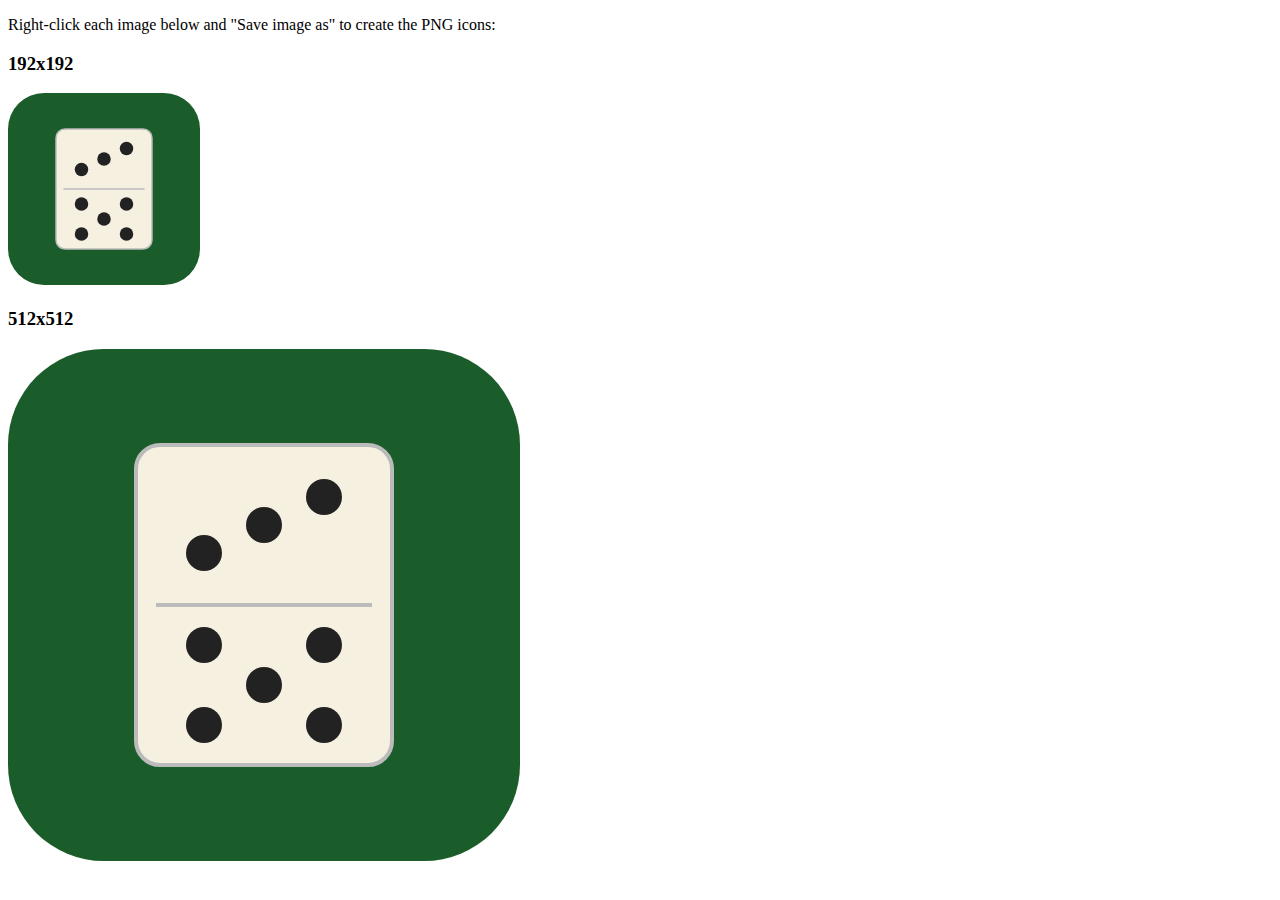
<file: 2players/icons/generate.html>
<!DOCTYPE html>
<html><head><title>Generate Icons</title></head>
<body>
<p>Right-click each image below and "Save image as" to create the PNG icons:</p>
<h3>192x192</h3>
<canvas id="c192" width="192" height="192"></canvas>
<h3>512x512</h3>
<canvas id="c512" width="512" height="512"></canvas>
<script>
var sizes = [192, 512];
var img = new Image();
img.onload = function () {
  sizes.forEach(function (s) {
    var c = document.getElementById('c' + s);
    var ctx = c.getContext('2d');
    ctx.drawImage(img, 0, 0, s, s);
  });
};
img.src = 'icon.svg';
</script>
</body>
</html>
</file>
<file: style.css>
/* ============================================================
   style.css — Domino Game Styles
   ============================================================ */

*, *::before, *::after {
  box-sizing: border-box;
  margin: 0;
  padding: 0;
}

:root {
  --tile-w: 64px;
  --tile-h: 34px;
  --half-w: 32px;
  --half-h: 34px;
  --pip-size: 6px;
  --back-w: 28px;
  --back-h: 42px;
  --hand-gap: 5px;
  --board-gap: 2px;
  --safe-top: env(safe-area-inset-top, 0px);
  --safe-bottom: env(safe-area-inset-bottom, 0px);
  --safe-left: env(safe-area-inset-left, 0px);
  --safe-right: env(safe-area-inset-right, 0px);
}

body {
  font-family: -apple-system, BlinkMacSystemFont, 'Segoe UI', Roboto, Helvetica, Arial, sans-serif;
  background: #1a5c2a;
  background-image:
    radial-gradient(ellipse at center, #1e6b30 0%, #134a1f 70%, #0d3516 100%);
  color: #fff;
  min-height: 100vh;
  min-height: 100dvh;
  overflow: hidden;
  user-select: none;
  -webkit-user-select: none;
  touch-action: manipulation;
  -webkit-tap-highlight-color: transparent;
  -webkit-touch-callout: none;
}

/* --- Layout --- */
#game-container {
  display: flex;
  flex-direction: column;
  height: 100vh;
  height: 100dvh;
  max-width: 1200px;
  margin: 0 auto;
  padding: 8px 12px;
  padding-top: calc(8px + var(--safe-top));
  padding-bottom: calc(8px + var(--safe-bottom));
  padding-left: calc(12px + var(--safe-left));
  padding-right: calc(12px + var(--safe-right));
}

/* --- Header --- */
#header {
  display: flex;
  align-items: center;
  justify-content: space-between;
  padding: 6px 16px;
  background: rgba(0,0,0,0.35);
  border-radius: 10px;
  flex-shrink: 0;
}

.logo {
  font-size: 1.4rem;
  font-weight: 700;
  letter-spacing: 2px;
  text-transform: uppercase;
  color: #f0d060;
}

.scores {
  display: flex;
  gap: 20px;
}

.score-box {
  text-align: center;
}

.score-label {
  display: block;
  font-size: 0.7rem;
  text-transform: uppercase;
  opacity: 0.7;
  letter-spacing: 1px;
}

.score-value {
  font-size: 1.3rem;
  font-weight: 700;
}

/* --- Hand Areas --- */
#ai-hand-area, #human-hand-area {
  flex-shrink: 0;
  padding: 4px 0;
  overflow: hidden;
  width: 100%;
}

.hand-label {
  font-size: 0.75rem;
  text-transform: uppercase;
  letter-spacing: 1px;
  opacity: 0.7;
  margin-bottom: 3px;
  padding-left: 4px;
}

.tile-count {
  font-weight: 700;
  opacity: 1;
  color: #f0d060;
}

.hand-row {
  display: flex;
  flex-wrap: wrap;
  gap: var(--hand-gap);
  justify-content: center;
  min-height: 40px;
  align-items: center;
  width: 100%;
  max-width: 100%;
}

/* --- Status Bar --- */
#status-bar {
  display: flex;
  align-items: center;
  justify-content: center;
  gap: 16px;
  padding: 6px 12px;
  flex-shrink: 0;
  font-size: 0.95rem;
  font-weight: 500;
}

#status-message {
  color: #d4f0d4;
  text-align: center;
}

/* --- Board Area --- */
#board-area {
  flex: 1;
  display: flex;
  align-items: center;
  justify-content: center;
  overflow-x: auto;
  overflow-y: hidden;
  padding: 4px 0;
  min-height: 70px;
  position: relative;
  -webkit-overflow-scrolling: touch;
}

.board-row {
  display: flex;
  align-items: center;
  gap: var(--board-gap);
  padding: 4px 12px;
  min-height: 40px;
}

/* --- End Markers --- */
.end-marker {
  flex-shrink: 0;
  width: 48px;
  height: 72px;
  border: 2px dashed rgba(100, 255, 100, 0.5);
  border-radius: 8px;
  display: flex;
  align-items: center;
  justify-content: center;
  cursor: pointer;
  transition: all 0.2s;
  background: rgba(100, 255, 100, 0.08);
}

.end-marker:hover {
  background: rgba(100, 255, 100, 0.2);
  border-color: rgba(100, 255, 100, 0.8);
  transform: scale(1.05);
}

.end-marker.glow {
  border-color: #4cff4c;
  background: rgba(76, 255, 76, 0.15);
  animation: pulse-glow 1.2s ease-in-out infinite;
}

.end-arrow {
  font-size: 1.5rem;
  color: rgba(100, 255, 100, 0.7);
}

/* --- Domino Tile --- */
.tile {
  display: flex;
  border-radius: 6px;
  cursor: pointer;
  transition: transform 0.15s, box-shadow 0.15s;
  position: relative;
  flex-shrink: 0;
  box-shadow: 0 2px 4px rgba(0,0,0,0.3);
  border: 1px solid #999;
}

/* Horizontal tile (non-double) */
.tile--horizontal {
  flex-direction: row;
  width: var(--tile-w);
  height: var(--tile-h);
}

/* Vertical tile (double) on board */
.tile--vertical {
  flex-direction: column;
  width: var(--tile-h);
  height: var(--tile-w);
}

/* Tile face (each half) */
.tile-half {
  background: #f5f0e0;
  display: grid;
  grid-template-columns: repeat(3, 1fr);
  grid-template-rows: repeat(3, 1fr);
  place-items: center;
}

.tile--horizontal .tile-half {
  width: var(--half-w);
  height: var(--half-h);
}

.tile--vertical .tile-half {
  width: var(--half-h);
  height: var(--half-w);
}

.tile--horizontal .tile-half:first-child {
  border-radius: 5px 0 0 5px;
  border-right: 1px solid #bbb;
}
.tile--horizontal .tile-half:last-child {
  border-radius: 0 5px 5px 0;
}

.tile--vertical .tile-half:first-child {
  border-radius: 5px 5px 0 0;
  border-bottom: 1px solid #bbb;
}
.tile--vertical .tile-half:last-child {
  border-radius: 0 0 5px 5px;
}

/* Pip dot */
.pip {
  width: var(--pip-size);
  height: var(--pip-size);
  border-radius: 50%;
  background: #222;
}

.pip--hidden {
  visibility: hidden;
}

/* Face-down tile (AI hand) */
.tile--back {
  width: var(--back-w);
  height: var(--back-h);
  background: linear-gradient(135deg, #2a4a7f 0%, #1a3060 100%);
  border: 1px solid #4a6a9f;
  border-radius: 5px;
  box-shadow: 0 2px 3px rgba(0,0,0,0.3);
  display: flex;
  align-items: center;
  justify-content: center;
  position: relative;
}

.tile--back::after {
  content: '';
  width: 14px;
  height: 24px;
  border: 1px solid rgba(255,255,255,0.15);
  border-radius: 3px;
}

/* Tile states */
.tile--playable {
  border-color: #4cff4c;
  box-shadow: 0 0 8px rgba(76, 255, 76, 0.4);
}

.tile--selected {
  transform: translateY(-8px) scale(1.08);
  border-color: #f0d060 !important;
  box-shadow: 0 4px 16px rgba(240, 208, 96, 0.6) !important;
  z-index: 10;
}

.tile--disabled {
  opacity: 0.4;
  cursor: default;
  pointer-events: none;
}

/* Hover only on non-touch devices */
@media (hover: hover) {
  .tile:not(.tile--disabled):not(.tile--back):not(.tile--board):hover {
    transform: translateY(-4px);
    box-shadow: 0 4px 8px rgba(0,0,0,0.4);
  }

  .tile--selected:hover {
    transform: translateY(-8px) scale(1.08);
  }
}

/* Active press feedback for touch */
.tile:not(.tile--disabled):not(.tile--back):not(.tile--board):active {
  transform: scale(0.95);
}

.tile--selected:active {
  transform: translateY(-8px) scale(1.04);
}

/* Board tile (no interaction effects) */
.tile--board {
  cursor: default;
}
.tile--board:hover {
  transform: none;
  box-shadow: 0 2px 4px rgba(0,0,0,0.3);
}

/* Tile placement animation */
.tile--placed {
  animation: tile-drop 0.3s ease-out;
}

@keyframes tile-drop {
  from { opacity: 0; transform: scale(0.5); }
  to   { opacity: 1; transform: scale(1); }
}

/* --- Buttons --- */
.btn {
  padding: 10px 24px;
  border: none;
  border-radius: 8px;
  font-size: 0.95rem;
  font-weight: 600;
  cursor: pointer;
  transition: all 0.15s;
  letter-spacing: 0.5px;
  min-height: 44px;
  touch-action: manipulation;
}

.btn:active {
  transform: scale(0.97);
}

@media (hover: hover) {
  .btn:hover {
    transform: translateY(-1px);
  }
}

.btn-primary {
  background: #f0d060;
  color: #1a1a1a;
}

.btn-primary:hover {
  background: #f5da78;
}

.btn-secondary {
  background: rgba(255,255,255,0.15);
  color: #fff;
  border: 1px solid rgba(255,255,255,0.3);
}

.btn-secondary:hover {
  background: rgba(255,255,255,0.25);
}

.btn-pass {
  background: #c04040;
  color: #fff;
  padding: 6px 18px;
  font-size: 0.85rem;
  min-height: 38px;
}

.btn-pass:hover {
  background: #d05050;
}

.btn-option {
  background: rgba(255,255,255,0.1);
  color: #fff;
  border: 1px solid rgba(255,255,255,0.25);
  padding: 8px 20px;
}

.btn-option.active {
  background: #f0d060;
  color: #1a1a1a;
  border-color: #f0d060;
}

/* --- Overlays / Modals --- */
.overlay {
  position: fixed;
  top: 0;
  left: 0;
  width: 100%;
  height: 100%;
  background: rgba(0, 0, 0, 0.7);
  display: flex;
  align-items: center;
  justify-content: center;
  z-index: 100;
  backdrop-filter: blur(4px);
  -webkit-backdrop-filter: blur(4px);
  padding: var(--safe-top) var(--safe-right) var(--safe-bottom) var(--safe-left);
}

.modal {
  background: #1e3a25;
  border: 1px solid rgba(255,255,255,0.15);
  border-radius: 16px;
  padding: 32px 40px;
  text-align: center;
  max-width: 420px;
  width: 90%;
  max-height: 90vh;
  max-height: 90dvh;
  overflow-y: auto;
  box-shadow: 0 20px 60px rgba(0,0,0,0.5);
}

.modal h2 {
  font-size: 1.6rem;
  margin-bottom: 8px;
  color: #f0d060;
}

.modal .subtitle {
  font-size: 0.85rem;
  opacity: 0.7;
  margin-bottom: 24px;
}

.form-group {
  margin-bottom: 24px;
}

.form-group label {
  display: block;
  font-size: 0.8rem;
  text-transform: uppercase;
  letter-spacing: 1px;
  opacity: 0.7;
  margin-bottom: 8px;
}

.radio-group {
  display: flex;
  gap: 8px;
  justify-content: center;
}

.leader-buttons {
  display: flex;
  gap: 12px;
  justify-content: center;
}

/* Result styles */
#result-body, #match-body {
  text-align: left;
  margin: 16px 0 24px 0;
  font-size: 0.9rem;
  line-height: 1.6;
}

#result-body .result-line {
  padding: 4px 0;
}

#result-body .result-highlight {
  color: #f0d060;
  font-weight: 600;
}

#result-body .result-ghost {
  color: #ff6b6b;
  font-style: italic;
}

/* --- Animations --- */
@keyframes pulse-glow {
  0%, 100% { box-shadow: 0 0 5px rgba(76,255,76,0.3); }
  50%      { box-shadow: 0 0 15px rgba(76,255,76,0.6); }
}

/* ===========================================================
   MOBILE PORTRAIT (<= 480px)
   =========================================================== */
@media (max-width: 480px) {
  :root {
    --tile-w: 44px;
    --tile-h: 24px;
    --half-w: 22px;
    --half-h: 24px;
    --pip-size: 4px;
    --back-w: 20px;
    --back-h: 30px;
    --hand-gap: 3px;
    --board-gap: 1px;
  }

  #game-container {
    padding: 4px 4px;
    padding-top: calc(4px + var(--safe-top));
    padding-bottom: calc(4px + var(--safe-bottom));
  }

  #header {
    padding: 4px 10px;
    border-radius: 8px;
  }

  .logo {
    font-size: 0.95rem;
    letter-spacing: 1px;
  }

  .scores {
    gap: 12px;
  }

  .score-label {
    font-size: 0.6rem;
  }

  .score-value {
    font-size: 1rem;
  }

  #ai-hand-area, #human-hand-area {
    padding: 3px 0;
  }

  .hand-label {
    font-size: 0.65rem;
    margin-bottom: 2px;
  }

  .hand-row {
    gap: 3px;
    min-height: 30px;
  }

  #status-bar {
    padding: 4px 8px;
    font-size: 0.8rem;
    gap: 10px;
  }

  #board-area {
    padding: 2px 0;
    min-height: 50px;
  }

  .board-row {
    padding: 2px 8px;
  }

  .end-marker {
    width: 38px;
    height: 52px;
    min-width: 44px;
    min-height: 44px;
  }

  .end-arrow {
    font-size: 1.2rem;
  }

  .tile--back::after {
    width: 10px;
    height: 18px;
  }

  .tile--selected {
    transform: translateY(-5px) scale(1.06);
  }

  .tile--selected:active {
    transform: translateY(-5px) scale(1.02);
  }

  .modal {
    padding: 20px 16px;
    border-radius: 12px;
    width: 94%;
  }

  .modal h2 {
    font-size: 1.3rem;
  }

  .modal .subtitle {
    margin-bottom: 16px;
  }

  .btn {
    padding: 10px 18px;
    font-size: 0.9rem;
  }

  .btn-pass {
    padding: 6px 14px;
    font-size: 0.8rem;
  }

  .btn-option {
    padding: 8px 16px;
    font-size: 0.85rem;
  }

  #result-body, #match-body {
    font-size: 0.82rem;
    margin: 12px 0 16px 0;
  }
}

/* ===========================================================
   MEDIUM MOBILE (481px – 600px)
   =========================================================== */
@media (min-width: 481px) and (max-width: 600px) {
  :root {
    --tile-w: 56px;
    --tile-h: 30px;
    --half-w: 28px;
    --half-h: 30px;
    --pip-size: 5px;
    --back-w: 24px;
    --back-h: 36px;
    --hand-gap: 4px;
  }

  #game-container {
    padding: 6px 8px;
    padding-top: calc(6px + var(--safe-top));
    padding-bottom: calc(6px + var(--safe-bottom));
  }

  .logo {
    font-size: 1.1rem;
  }

  .score-value {
    font-size: 1.1rem;
  }

  #status-bar {
    font-size: 0.88rem;
  }

  .modal {
    padding: 24px 20px;
  }
}

/* ===========================================================
   MOBILE LANDSCAPE (short height)
   =========================================================== */
@media (max-height: 500px) {
  :root {
    --tile-w: 44px;
    --tile-h: 24px;
    --half-w: 22px;
    --half-h: 24px;
    --pip-size: 3px;
    --back-w: 16px;
    --back-h: 26px;
    --hand-gap: 3px;
    --board-gap: 1px;
  }

  #game-container {
    padding: 2px 8px;
    padding-left: calc(8px + var(--safe-left));
    padding-right: calc(8px + var(--safe-right));
  }

  #header {
    padding: 2px 10px;
  }

  .logo {
    font-size: 0.85rem;
  }

  .score-label {
    font-size: 0.55rem;
  }

  .score-value {
    font-size: 0.85rem;
  }

  #ai-hand-area, #human-hand-area {
    padding: 1px 0;
  }

  .hand-label {
    font-size: 0.6rem;
    margin-bottom: 1px;
  }

  .hand-row {
    min-height: 26px;
    gap: 2px;
  }

  #status-bar {
    padding: 2px 8px;
    font-size: 0.75rem;
  }

  #board-area {
    padding: 1px 0;
    min-height: 30px;
  }

  .board-row {
    padding: 1px 8px;
  }

  .end-marker {
    width: 34px;
    height: 44px;
    min-width: 44px;
    min-height: 44px;
  }

  .tile--back::after {
    width: 8px;
    height: 14px;
  }

  .tile--selected {
    transform: translateY(-3px) scale(1.05);
  }

  .modal {
    padding: 12px 16px;
    max-height: 95vh;
    max-height: 95dvh;
  }

  .modal h2 {
    font-size: 1.1rem;
    margin-bottom: 4px;
  }

  .modal .subtitle {
    margin-bottom: 10px;
    font-size: 0.75rem;
  }

  .form-group {
    margin-bottom: 12px;
  }

  .btn {
    padding: 6px 16px;
    font-size: 0.8rem;
    min-height: 36px;
  }

  #result-body, #match-body {
    font-size: 0.78rem;
    margin: 8px 0 12px 0;
    line-height: 1.4;
  }
}

/* ===========================================================
   VERY SMALL SCREENS (<= 360px)
   =========================================================== */
@media (max-width: 360px) {
  :root {
    --tile-w: 38px;
    --tile-h: 22px;
    --half-w: 19px;
    --half-h: 22px;
    --pip-size: 3px;
    --back-w: 16px;
    --back-h: 24px;
    --hand-gap: 2px;
  }

  .logo {
    font-size: 0.85rem;
  }

  .scores {
    gap: 8px;
  }

  .score-value {
    font-size: 0.9rem;
  }

  .score-label {
    font-size: 0.55rem;
  }

  .tile--back::after {
    width: 8px;
    height: 14px;
  }
}
</file>
<file: style-board.css>
/* ============================================================
   style-board.css — Snake/Chain Board Overrides + Colored Pips
   Loaded IN ADDITION to style.css (not a replacement)
   ============================================================ */

/* --- Board Area: 2D scrollable surface --- */
#board-area {
  flex: 1;
  display: block;
  overflow: auto;
  -webkit-overflow-scrolling: touch;
  padding: 4px 0;
  min-height: 100px;
  position: relative;
}

#board {
  position: relative;
  display: block;
  min-width: 100%;
  min-height: 100%;
  padding: 0;
  gap: 0;
}

/* --- Snake tile positioning --- */
.snake-tile {
  position: absolute;
  transition: left 0.25s ease, top 0.25s ease;
}

/* --- End markers: absolutely positioned at chain endpoints --- */
.end-marker {
  position: absolute;
  z-index: 20;
  flex-shrink: initial;
}

/* --- Colored pips by face value --- */
.tile-half[data-value="1"] .pip:not(.pip--hidden) {
  background: #d04040;
}

.tile-half[data-value="2"] .pip:not(.pip--hidden) {
  background: #2d8a4e;
}

.tile-half[data-value="3"] .pip:not(.pip--hidden) {
  background: #7b3fa0;
}

.tile-half[data-value="4"] .pip:not(.pip--hidden) {
  background: #2874a6;
}

.tile-half[data-value="5"] .pip:not(.pip--hidden) {
  background: #d4a017;
}

.tile-half[data-value="6"] .pip:not(.pip--hidden) {
  background: #e06030;
}

/* Blank face (value=0) — no visible pips, no color change needed */

/* --- Enhanced 3D tile look --- */
.tile--board {
  box-shadow:
    0 2px 6px rgba(0, 0, 0, 0.35),
    inset 0 1px 0 rgba(255, 255, 255, 0.25);
  border: 1.5px solid #aaa;
}

.tile--board .tile-half {
  background: #f8f4e8;
}

/* Divider line between halves — subtle groove */
.tile--board.tile--horizontal .tile-half:first-child {
  border-right: 1.5px solid #bba;
}

.tile--board.tile--vertical .tile-half:first-child {
  border-bottom: 1.5px solid #bba;
}

/* --- Board tile size adjustments for snake layout --- */
/* Use slightly larger pips on board for visibility */
.tile--board .pip:not(.pip--hidden) {
  box-shadow: inset 0 1px 1px rgba(0, 0, 0, 0.15);
}
</file>
<file: 2players/style.css>
/* ============================================================
   style.css — Domino Game Styles
   ============================================================ */

*,
*::before,
*::after {
  box-sizing: border-box;
  margin: 0;
  padding: 0;
}

:root {
  --tile-w: 64px;
  --tile-h: 34px;
  --half-w: 32px;
  --half-h: 34px;
  --pip-size: 6px;
  --back-w: 28px;
  --back-h: 42px;
  --hand-gap: 5px;
  --board-gap: 2px;
  --safe-top: env(safe-area-inset-top, 0px);
  --safe-bottom: env(safe-area-inset-bottom, 0px);
  --safe-left: env(safe-area-inset-left, 0px);
  --safe-right: env(safe-area-inset-right, 0px);
}

body {
  font-family: -apple-system, BlinkMacSystemFont, 'Segoe UI', Roboto, Helvetica, Arial, sans-serif;
  background: #1a5c2a;
  background-image:
    radial-gradient(ellipse at center, #1e6b30 0%, #134a1f 70%, #0d3516 100%);
  color: #fff;
  min-height: 100vh;
  min-height: 100dvh;
  overflow: hidden;
  user-select: none;
  -webkit-user-select: none;
  touch-action: manipulation;
  -webkit-tap-highlight-color: transparent;
  -webkit-touch-callout: none;
}

/* --- Layout --- */
#game-container {
  display: flex;
  flex-direction: column;
  height: 100vh;
  height: 100dvh;
  max-width: 1200px;
  margin: 0 auto;
  padding: 8px 12px;
  padding-top: calc(8px + var(--safe-top));
  padding-bottom: calc(8px + var(--safe-bottom));
  padding-left: calc(12px + var(--safe-left));
  padding-right: calc(12px + var(--safe-right));
  overflow: hidden;
}

/* --- Header --- */
#header {
  display: flex;
  align-items: center;
  justify-content: space-between;
  padding: 6px 16px;
  background: rgba(0, 0, 0, 0.35);
  border-radius: 10px;
  flex-shrink: 0;
}

.logo {
  font-size: 1.4rem;
  font-weight: 700;
  letter-spacing: 2px;
  text-transform: uppercase;
  color: #f0d060;
}

.scores {
  display: flex;
  gap: 20px;
}

.score-box {
  text-align: center;
}

.score-label {
  display: block;
  font-size: 0.7rem;
  text-transform: uppercase;
  opacity: 0.7;
  letter-spacing: 1px;
}

.score-value {
  font-size: 1.3rem;
  font-weight: 700;
}

/* --- Hand Areas --- */
#ai-hand-area,
#human-hand-area {
  flex-shrink: 0;
  padding: 4px 0;
  overflow: hidden;
  width: 100%;
}

.hand-label {
  font-size: 0.75rem;
  text-transform: uppercase;
  letter-spacing: 1px;
  opacity: 0.7;
  margin-bottom: 3px;
  padding-left: 4px;
}

.tile-count {
  font-weight: 700;
  opacity: 1;
  color: #f0d060;
}

.hand-row {
  display: flex;
  flex-wrap: wrap;
  gap: var(--hand-gap);
  justify-content: center;
  min-height: 40px;
  align-items: center;
}

/* Force human hand tiles into a grid — max 8 tiles per row */
#human-hand {
  display: grid;
  grid-template-columns: repeat(auto-fill, var(--tile-w));
  gap: var(--hand-gap);
  justify-content: center;
  justify-items: center;
  min-height: 40px;
  max-width: calc(var(--tile-w) * 8 + var(--hand-gap) * 7);
  margin: 0 auto;
}

/* AI hand: max 8 back-tiles per row */
#ai-hand {
  max-width: calc(var(--back-w) * 8 + var(--hand-gap) * 7);
  margin: 0 auto;
}

/* --- Status Bar --- */
#status-bar {
  display: flex;
  align-items: center;
  justify-content: center;
  gap: 16px;
  padding: 6px 12px;
  flex-shrink: 0;
  font-size: 0.95rem;
  font-weight: 500;
}

#status-message {
  color: #d4f0d4;
  text-align: center;
}

/* --- Eval Bar --- */
#eval-bar-container {
  display: flex;
  align-items: center;
  gap: 8px;
  padding: 2px 16px;
  flex-shrink: 0;
}

#eval-bar {
  flex: 1;
  height: 10px;
  background: #3a8a4a;
  border-radius: 5px;
  overflow: hidden;
  position: relative;
}

#eval-fill {
  position: absolute;
  top: 0;
  right: 0;
  height: 100%;
  width: 50%;
  background: #c06040;
  border-radius: 5px;
  transition: width 0.4s ease;
}

.eval-side {
  font-size: 0.6rem;
  font-weight: 600;
  text-transform: uppercase;
  letter-spacing: 0.5px;
}

.eval-side--you {
  color: #5cba6c;
}

.eval-side--ai {
  color: #d07050;
}

#eval-label {
  font-size: 0.7rem;
  color: rgba(255, 255, 255, 0.7);
  white-space: nowrap;
  min-width: 48px;
  text-align: right;
}

/* --- Analysis Panel --- */
#analysis-panel {
  flex-shrink: 0;
  padding: 2px 12px 4px;
  overflow-x: auto;
  -webkit-overflow-scrolling: touch;
}

#analysis-label {
  font-size: 0.6rem;
  color: rgba(255, 255, 255, 0.45);
  margin-bottom: 3px;
}

#analysis-list {
  display: flex;
  gap: 6px;
  flex-wrap: nowrap;
}

.analysis-pill {
  display: inline-flex;
  align-items: center;
  gap: 3px;
  padding: 2px 8px;
  border-radius: 10px;
  font-size: 0.65rem;
  font-family: monospace;
  white-space: nowrap;
  background: rgba(255, 255, 255, 0.1);
  color: rgba(255, 255, 255, 0.7);
}

.analysis-pill--best {
  background: rgba(240, 208, 96, 0.25);
  color: #f0d060;
  font-weight: 700;
}

.analysis-pill .pill-score {
  font-weight: 700;
}

.analysis-pill .pill-score--pos {
  color: #6fd06f;
}

.analysis-pill .pill-score--neg {
  color: #e07070;
}

/* --- Analysis Grade Colors --- */
.grade-perfect    { color: #6fd06f; }
.grade-good       { color: #a0d0a0; }
.grade-inaccuracy { color: #f0d060; }
.grade-mistake    { color: #e09050; }
.grade-blunder    { color: #e07070; }

/* --- Analysis Progress Bar --- */
#analysis-progress {
  margin: 16px 0;
}
#analysis-progress-text {
  font-size: 0.85rem;
  opacity: 0.9;
  margin-bottom: 4px;
}
#analysis-progress-bar-container {
  width: 100%;
  height: 8px;
  background: rgba(255, 255, 255, 0.1);
  border-radius: 4px;
  margin: 8px 0 12px;
}
#analysis-progress-fill {
  height: 100%;
  width: 0%;
  background: #f0d060;
  border-radius: 4px;
  transition: width 0.3s ease;
}

/* --- Analysis Summary --- */
#analysis-summary {
  text-align: left;
  font-size: 0.8rem;
  margin: 12px 0;
  padding: 12px;
  background: rgba(255, 255, 255, 0.05);
  border-radius: 8px;
}
.analysis-summary-line {
  padding: 2px 0;
}
.analysis-critical {
  color: #e09050;
  font-size: 0.75rem;
  padding-left: 8px;
}

/* --- Board Area (scrollable row) --- */
#board-area {
  flex: 1;
  display: flex;
  align-items: center;
  justify-content: flex-start;
  overflow-x: auto;
  overflow-y: hidden;
  padding: 4px 0;
  min-height: 70px;
  position: relative;
  -webkit-overflow-scrolling: touch;
  min-width: 0;
}

#board {
  display: flex;
  flex-direction: row;
  align-items: center;
  gap: var(--board-gap);
  padding: 4px 8px;
  min-width: min-content;
}

/* Board tiles — no interaction effects */
.tile--board {
  cursor: default;
}

.tile--board:hover {
  transform: none;
  box-shadow: 0 2px 4px rgba(0, 0, 0, 0.3);
}

/* New tile placement animation */
.tile--placed {
  animation: tile-drop 0.3s ease-out;
}

/* --- End Markers --- */
.end-marker {
  z-index: 20;
  width: 40px;
  height: 40px;
  border: 2px dashed rgba(100, 255, 100, 0.5);
  border-radius: 8px;
  display: none;
  align-items: center;
  justify-content: center;
  cursor: pointer;
  transition: all 0.2s;
  background: rgba(100, 255, 100, 0.08);
  flex-shrink: 0;
}

.end-marker:hover {
  background: rgba(100, 255, 100, 0.25);
  border-color: rgba(100, 255, 100, 0.8);
}

.end-marker.glow {
  border-color: #4cff4c;
  background: rgba(76, 255, 76, 0.15);
  animation: pulse-glow 1.2s ease-in-out infinite;
}

.end-arrow {
  font-size: 1.3rem;
  color: rgba(100, 255, 100, 0.8);
  line-height: 1;
}

/* --- Domino Tile --- */
.tile {
  display: flex;
  border-radius: 6px;
  cursor: pointer;
  transition: transform 0.15s, box-shadow 0.15s;
  position: relative;
  flex-shrink: 0;
  box-shadow: 0 2px 4px rgba(0, 0, 0, 0.3);
  border: 1px solid #999;
}

/* Horizontal tile (non-double) */
.tile--horizontal {
  flex-direction: row;
  width: var(--tile-w);
  height: var(--tile-h);
}

/* Vertical tile (double) on board */
.tile--vertical {
  flex-direction: column;
  width: var(--tile-h);
  height: var(--tile-w);
}

/* Tile face (each half) */
.tile-half {
  background: #f5f0e0;
  display: grid;
  grid-template-columns: repeat(3, 1fr);
  grid-template-rows: repeat(3, 1fr);
  place-items: center;
}

.tile--horizontal .tile-half {
  width: var(--half-w);
  height: var(--half-h);
}

.tile--vertical .tile-half {
  width: var(--half-h);
  height: var(--half-w);
}

.tile--horizontal .tile-half:first-child {
  border-radius: 5px 0 0 5px;
  border-right: 1px solid #bbb;
}

.tile--horizontal .tile-half:last-child {
  border-radius: 0 5px 5px 0;
}

.tile--vertical .tile-half:first-child {
  border-radius: 5px 5px 0 0;
  border-bottom: 1px solid #bbb;
}

.tile--vertical .tile-half:last-child {
  border-radius: 0 0 5px 5px;
}

/* Pip dot */
.pip {
  width: var(--pip-size);
  height: var(--pip-size);
  border-radius: 50%;
  background: #222;
}

.pip--hidden {
  visibility: hidden;
}

/* Face-down tile (AI hand) */
.tile--back {
  width: var(--back-w);
  height: var(--back-h);
  background: linear-gradient(135deg, #2a4a7f 0%, #1a3060 100%);
  border: 1px solid #4a6a9f;
  border-radius: 5px;
  box-shadow: 0 2px 3px rgba(0, 0, 0, 0.3);
  display: flex;
  align-items: center;
  justify-content: center;
  position: relative;
}

.tile--back::after {
  content: '';
  width: 14px;
  height: 24px;
  border: 1px solid rgba(255, 255, 255, 0.15);
  border-radius: 3px;
}

/* Tile states */
.tile--playable {
  border-color: #4cff4c;
  box-shadow: 0 0 8px rgba(76, 255, 76, 0.4);
}

.tile--selected {
  transform: translateY(-8px) scale(1.08);
  border-color: #f0d060 !important;
  box-shadow: 0 4px 16px rgba(240, 208, 96, 0.6) !important;
  z-index: 10;
}

.tile--disabled {
  opacity: 0.4;
  cursor: default;
  pointer-events: none;
}

/* Hover only on non-touch devices */
@media (hover: hover) {
  .tile:not(.tile--disabled):not(.tile--back):not(.tile--board):hover {
    transform: translateY(-4px);
    box-shadow: 0 4px 8px rgba(0, 0, 0, 0.4);
  }

  .tile--selected:hover {
    transform: translateY(-8px) scale(1.08);
  }
}

/* Active press feedback for touch */
.tile:not(.tile--disabled):not(.tile--back):not(.tile--board):active {
  transform: scale(0.95);
}

.tile--selected:active {
  transform: translateY(-8px) scale(1.04);
}

@keyframes tile-drop {
  from {
    opacity: 0;
    transform: scale(0.5);
  }

  to {
    opacity: 1;
    transform: scale(1);
  }
}

/* Flying tile animation (AI move with open tiles) */
.tile--flying {
  position: fixed;
  z-index: 1000;
  transition: left 0.5s ease-in-out, top 0.5s ease-in-out, transform 0.5s ease-in-out;
  pointer-events: none;
  box-shadow: 0 8px 24px rgba(0, 0, 0, 0.5);
}

.tile--ghost {
  opacity: 0.25;
}

/* Open AI tiles (non-interactive, slightly dimmer than player tiles) */
.tile--ai-open {
  opacity: 0.85;
  cursor: default;
}

/* --- Buttons --- */
.btn {
  padding: 10px 24px;
  border: none;
  border-radius: 8px;
  font-size: 0.95rem;
  font-weight: 600;
  cursor: pointer;
  transition: all 0.15s;
  letter-spacing: 0.5px;
  min-height: 44px;
  touch-action: manipulation;
}

.btn:active {
  transform: scale(0.97);
}

@media (hover: hover) {
  .btn:hover {
    transform: translateY(-1px);
  }
}

.btn-primary {
  background: #f0d060;
  color: #1a1a1a;
}

.btn-primary:hover {
  background: #f5da78;
}

.btn-secondary {
  background: rgba(255, 255, 255, 0.15);
  color: #fff;
  border: 1px solid rgba(255, 255, 255, 0.3);
}

.btn-secondary:hover {
  background: rgba(255, 255, 255, 0.25);
}

.modal-buttons {
  display: flex;
  gap: 10px;
  justify-content: center;
  margin-top: 16px;
}

.btn-pass {
  background: #c04040;
  color: #fff;
  padding: 6px 18px;
  font-size: 0.85rem;
  min-height: 38px;
}

.btn-pass:hover {
  background: #d05050;
}

.btn-undo {
  background: rgba(255, 255, 255, 0.12);
  color: #f0d060;
  border: 1px solid rgba(240, 208, 96, 0.4);
  padding: 4px 14px;
  font-size: 0.8rem;
  min-height: 32px;
  border-radius: 6px;
}

.btn-undo:hover {
  background: rgba(240, 208, 96, 0.2);
  color: #fff;
}

.btn-nav {
  background: rgba(255, 255, 255, 0.12);
  color: #d4f0d4;
  border: 1px solid rgba(255, 255, 255, 0.25);
  padding: 4px 10px;
  font-size: 1rem;
  font-weight: 700;
  min-height: 32px;
  min-width: 36px;
  border-radius: 6px;
  line-height: 1;
}

.btn-nav:hover:not(:disabled) {
  background: rgba(255, 255, 255, 0.25);
  color: #f0d060;
}

.btn-nav:disabled {
  opacity: 0.3;
  cursor: default;
  pointer-events: none;
}

/* Reviewing status text */
#status-message.reviewing {
  color: #f0d060;
  font-style: italic;
}

.btn-option {
  background: rgba(255, 255, 255, 0.1);
  color: #fff;
  border: 1px solid rgba(255, 255, 255, 0.25);
  padding: 8px 20px;
}

.btn-option.active {
  background: #f0d060;
  color: #1a1a1a;
  border-color: #f0d060;
}

/* --- Overlays / Modals --- */
.overlay {
  position: fixed;
  top: 0;
  left: 0;
  width: 100%;
  height: 100%;
  background: rgba(0, 0, 0, 0.7);
  display: flex;
  align-items: center;
  justify-content: center;
  z-index: 100;
  backdrop-filter: blur(4px);
  -webkit-backdrop-filter: blur(4px);
  padding: var(--safe-top) var(--safe-right) var(--safe-bottom) var(--safe-left);
}

.modal {
  background: #1e3a25;
  border: 1px solid rgba(255, 255, 255, 0.15);
  border-radius: 16px;
  padding: 32px 40px;
  text-align: center;
  max-width: 420px;
  width: 90%;
  max-height: 90vh;
  max-height: 90dvh;
  overflow-y: auto;
  box-shadow: 0 20px 60px rgba(0, 0, 0, 0.5);
}

.modal h2 {
  font-size: 1.6rem;
  margin-bottom: 8px;
  color: #f0d060;
}

.modal .subtitle {
  font-size: 0.85rem;
  opacity: 0.7;
  margin-bottom: 24px;
}

.form-group {
  margin-bottom: 24px;
}

.form-group label {
  display: block;
  font-size: 0.8rem;
  text-transform: uppercase;
  letter-spacing: 1px;
  opacity: 0.7;
  margin-bottom: 8px;
}

.radio-group {
  display: flex;
  gap: 8px;
  justify-content: center;
}

.leader-buttons {
  display: flex;
  gap: 12px;
  justify-content: center;
}

/* Saved Deals & Save Slots */
.saved-deal,
.save-slot {
  display: flex;
  align-items: center;
  justify-content: space-between;
  background: rgba(255, 255, 255, 0.06);
  border: 1px solid rgba(255, 255, 255, 0.1);
  border-radius: 10px;
  padding: 10px 14px;
  margin-bottom: 8px;
  gap: 10px;
}

.save-slot--empty {
  opacity: 0.5;
}

.saved-deal-info {
  text-align: left;
  flex: 1;
  min-width: 0;
}

.saved-deal-score {
  font-size: 0.85rem;
  font-weight: 600;
  color: #f0d060;
}

.saved-deal-meta {
  font-size: 0.7rem;
  opacity: 0.6;
  margin-top: 2px;
}

.saved-deal-actions {
  display: flex;
  gap: 6px;
  flex-shrink: 0;
}

.saved-deal-actions .btn,
.save-slot .btn {
  font-size: 0.72rem;
  padding: 5px 10px;
}

.btn-del {
  opacity: 0.5;
  min-width: 0;
  padding: 5px 8px !important;
}

.btn-del:hover {
  opacity: 1;
  color: #ff6b6b;
}

/* Result styles */
#result-body,
#match-body {
  text-align: left;
  margin: 16px 0 24px 0;
  font-size: 0.9rem;
  line-height: 1.6;
}

#result-body .result-line {
  padding: 4px 0;
}

#result-body .result-highlight {
  color: #f0d060;
  font-weight: 600;
}

#result-body .result-ghost {
  color: #ff6b6b;
  font-style: italic;
}

/* --- Animations --- */
@keyframes pulse-glow {

  0%,
  100% {
    box-shadow: 0 0 5px rgba(76, 255, 76, 0.3);
  }

  50% {
    box-shadow: 0 0 15px rgba(76, 255, 76, 0.6);
  }
}

/* ===========================================================
   MOBILE PORTRAIT (<= 480px)
   =========================================================== */
@media (max-width: 480px) {
  :root {
    --tile-w: 44px;
    --tile-h: 24px;
    --half-w: 22px;
    --half-h: 24px;
    --pip-size: 4px;
    --back-w: 20px;
    --back-h: 30px;
    --hand-gap: 3px;
    --board-gap: 1px;
  }

  #game-container {
    padding: 4px 4px;
    padding-top: calc(4px + var(--safe-top));
    padding-bottom: calc(4px + var(--safe-bottom));
  }

  #header {
    padding: 4px 10px;
    border-radius: 8px;
  }

  .logo {
    font-size: 0.95rem;
    letter-spacing: 1px;
  }

  .scores {
    gap: 12px;
  }

  .score-label {
    font-size: 0.6rem;
  }

  .score-value {
    font-size: 1rem;
  }

  #ai-hand-area,
  #human-hand-area {
    padding: 3px 0;
  }

  .hand-label {
    font-size: 0.65rem;
    margin-bottom: 2px;
  }

  .hand-row {
    gap: 3px;
    min-height: 30px;
  }

  #status-bar {
    padding: 4px 8px;
    font-size: 0.8rem;
    gap: 10px;
  }

  #board-area {
    padding: 2px 0;
    min-height: 50px;
  }

  .end-arrow {
    font-size: 1.2rem;
  }

  .tile--back::after {
    width: 10px;
    height: 18px;
  }

  .tile--selected {
    transform: translateY(-5px) scale(1.06);
  }

  .tile--selected:active {
    transform: translateY(-5px) scale(1.02);
  }

  .modal {
    padding: 20px 16px;
    border-radius: 12px;
    width: 94%;
  }

  .modal h2 {
    font-size: 1.3rem;
  }

  .modal .subtitle {
    margin-bottom: 16px;
  }

  .btn {
    padding: 10px 18px;
    font-size: 0.9rem;
  }

  .btn-pass {
    padding: 6px 14px;
    font-size: 0.8rem;
  }

  .btn-nav {
    padding: 3px 7px;
    font-size: 0.85rem;
    min-height: 28px;
    min-width: 30px;
  }

  .btn-option {
    padding: 8px 16px;
    font-size: 0.85rem;
  }

  #result-body,
  #match-body {
    font-size: 0.82rem;
    margin: 12px 0 16px 0;
  }

  #eval-bar-container {
    padding: 1px 8px;
  }

  #eval-bar {
    height: 8px;
  }

  .eval-side {
    font-size: 0.5rem;
  }

  #eval-label {
    font-size: 0.6rem;
  }

  #analysis-label {
    font-size: 0.55rem;
  }

  .analysis-pill {
    font-size: 0.6rem;
    padding: 1px 6px;
  }
}

/* ===========================================================
   MEDIUM MOBILE (481px – 600px)
   =========================================================== */
@media (min-width: 481px) and (max-width: 600px) {
  :root {
    --tile-w: 56px;
    --tile-h: 30px;
    --half-w: 28px;
    --half-h: 30px;
    --pip-size: 5px;
    --back-w: 24px;
    --back-h: 36px;
    --hand-gap: 4px;
  }

  #game-container {
    padding: 6px 8px;
    padding-top: calc(6px + var(--safe-top));
    padding-bottom: calc(6px + var(--safe-bottom));
  }

  .logo {
    font-size: 1.1rem;
  }

  .score-value {
    font-size: 1.1rem;
  }

  #status-bar {
    font-size: 0.88rem;
  }

  .modal {
    padding: 24px 20px;
  }
}

/* ===========================================================
   MOBILE LANDSCAPE (short height)
   =========================================================== */
@media (max-height: 500px) {
  :root {
    --tile-w: 44px;
    --tile-h: 24px;
    --half-w: 22px;
    --half-h: 24px;
    --pip-size: 3px;
    --back-w: 16px;
    --back-h: 26px;
    --hand-gap: 3px;
    --board-gap: 1px;
  }

  #game-container {
    padding: 2px 8px;
    padding-left: calc(8px + var(--safe-left));
    padding-right: calc(8px + var(--safe-right));
  }

  #header {
    padding: 2px 10px;
  }

  .logo {
    font-size: 0.85rem;
  }

  .score-label {
    font-size: 0.55rem;
  }

  .score-value {
    font-size: 0.85rem;
  }

  #ai-hand-area,
  #human-hand-area {
    padding: 1px 0;
  }

  .hand-label {
    font-size: 0.6rem;
    margin-bottom: 1px;
  }

  .hand-row {
    min-height: 26px;
    gap: 2px;
  }

  #status-bar {
    padding: 2px 8px;
    font-size: 0.75rem;
  }

  #board-area {
    padding: 1px 0;
    min-height: 30px;
  }

  .tile--back::after {
    width: 8px;
    height: 14px;
  }

  .tile--selected {
    transform: translateY(-3px) scale(1.05);
  }

  .modal {
    padding: 12px 16px;
    max-height: 95vh;
    max-height: 95dvh;
  }

  .modal h2 {
    font-size: 1.1rem;
    margin-bottom: 4px;
  }

  .modal .subtitle {
    margin-bottom: 10px;
    font-size: 0.75rem;
  }

  .form-group {
    margin-bottom: 12px;
  }

  .btn-nav {
    padding: 2px 6px;
    font-size: 0.8rem;
    min-height: 26px;
    min-width: 28px;
  }

  .btn {
    padding: 6px 16px;
    font-size: 0.8rem;
    min-height: 36px;
  }

  #result-body,
  #match-body {
    font-size: 0.78rem;
    margin: 8px 0 12px 0;
    line-height: 1.4;
  }

  #eval-bar-container {
    padding: 0 8px;
  }

  #eval-bar {
    height: 6px;
  }

  .eval-side {
    font-size: 0.45rem;
  }

  #eval-label {
    font-size: 0.55rem;
    min-width: 40px;
  }

  #analysis-panel {
    padding: 1px 8px 2px;
  }

  #analysis-label {
    font-size: 0.5rem;
  }

  .analysis-pill {
    font-size: 0.55rem;
    padding: 1px 5px;
  }
}

/* ===========================================================
   VERY SMALL SCREENS (<= 360px)
   =========================================================== */
@media (max-width: 360px) {
  :root {
    --tile-w: 38px;
    --tile-h: 22px;
    --half-w: 19px;
    --half-h: 22px;
    --pip-size: 3px;
    --back-w: 16px;
    --back-h: 24px;
    --hand-gap: 2px;
  }

  .logo {
    font-size: 0.85rem;
  }

  .scores {
    gap: 8px;
  }

  .score-value {
    font-size: 0.9rem;
  }

  .score-label {
    font-size: 0.55rem;
  }

  .tile--back::after {
    width: 8px;
    height: 14px;
  }
}
</file>
<file: 2players/style-board.css>
/* ============================================================
   style-board.css — Snake/Chain Board Overrides + Colored Pips
   Loaded IN ADDITION to style.css (not a replacement)
   ============================================================ */

/* --- Board Area: 2D scrollable surface --- */
#board-area {
  flex: 1;
  display: block;
  overflow: auto;
  -webkit-overflow-scrolling: touch;
  padding: 4px 0;
  min-height: 100px;
  position: relative;
}

#board {
  position: relative;
  display: block;
  min-width: 100%;
  min-height: 100%;
  padding: 0;
  gap: 0;
}

/* --- Snake tile positioning --- */
.snake-tile {
  position: absolute;
  transition: left 0.25s ease, top 0.25s ease;
}

/* --- End markers: absolutely positioned at chain endpoints --- */
.end-marker {
  position: absolute;
  z-index: 20;
  flex-shrink: initial;
}

/* --- Colored pips by face value --- */
.tile-half[data-value="1"] .pip:not(.pip--hidden) {
  background: #d04040;
}

.tile-half[data-value="2"] .pip:not(.pip--hidden) {
  background: #2d8a4e;
}

.tile-half[data-value="3"] .pip:not(.pip--hidden) {
  background: #7b3fa0;
}

.tile-half[data-value="4"] .pip:not(.pip--hidden) {
  background: #2874a6;
}

.tile-half[data-value="5"] .pip:not(.pip--hidden) {
  background: #d4a017;
}

.tile-half[data-value="6"] .pip:not(.pip--hidden) {
  background: #e06030;
}

/* Blank face (value=0) — no visible pips, no color change needed */

/* --- Enhanced 3D tile look --- */
.tile--board {
  box-shadow:
    0 2px 6px rgba(0, 0, 0, 0.35),
    inset 0 1px 0 rgba(255, 255, 255, 0.25);
  border: 1.5px solid #aaa;
}

.tile--board .tile-half {
  background: #f8f4e8;
}

/* Divider line between halves — subtle groove */
.tile--board.tile--horizontal .tile-half:first-child {
  border-right: 1.5px solid #bba;
}

.tile--board.tile--vertical .tile-half:first-child {
  border-bottom: 1.5px solid #bba;
}

/* --- Board tile size adjustments for snake layout --- */
/* Use slightly larger pips on board for visibility */
.tile--board .pip:not(.pip--hidden) {
  box-shadow: inset 0 1px 1px rgba(0, 0, 0, 0.15);
}
</file>
